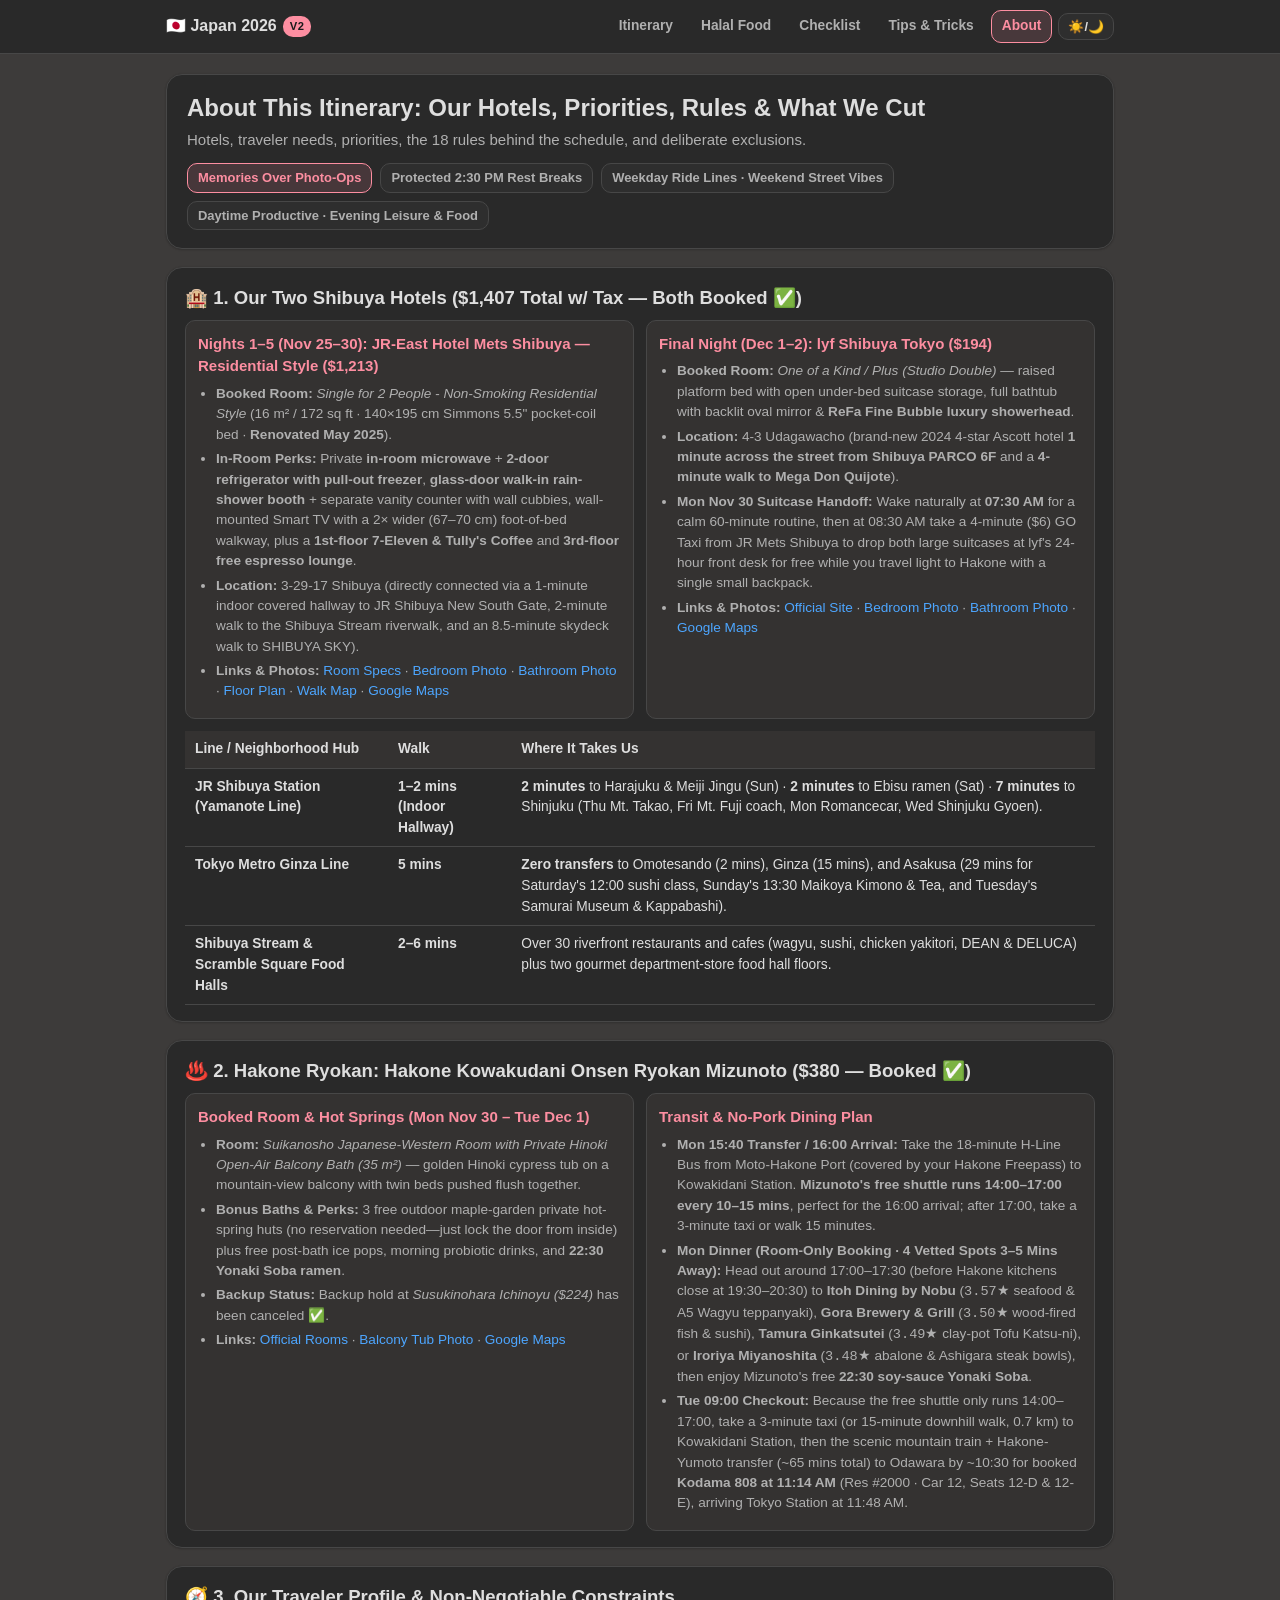
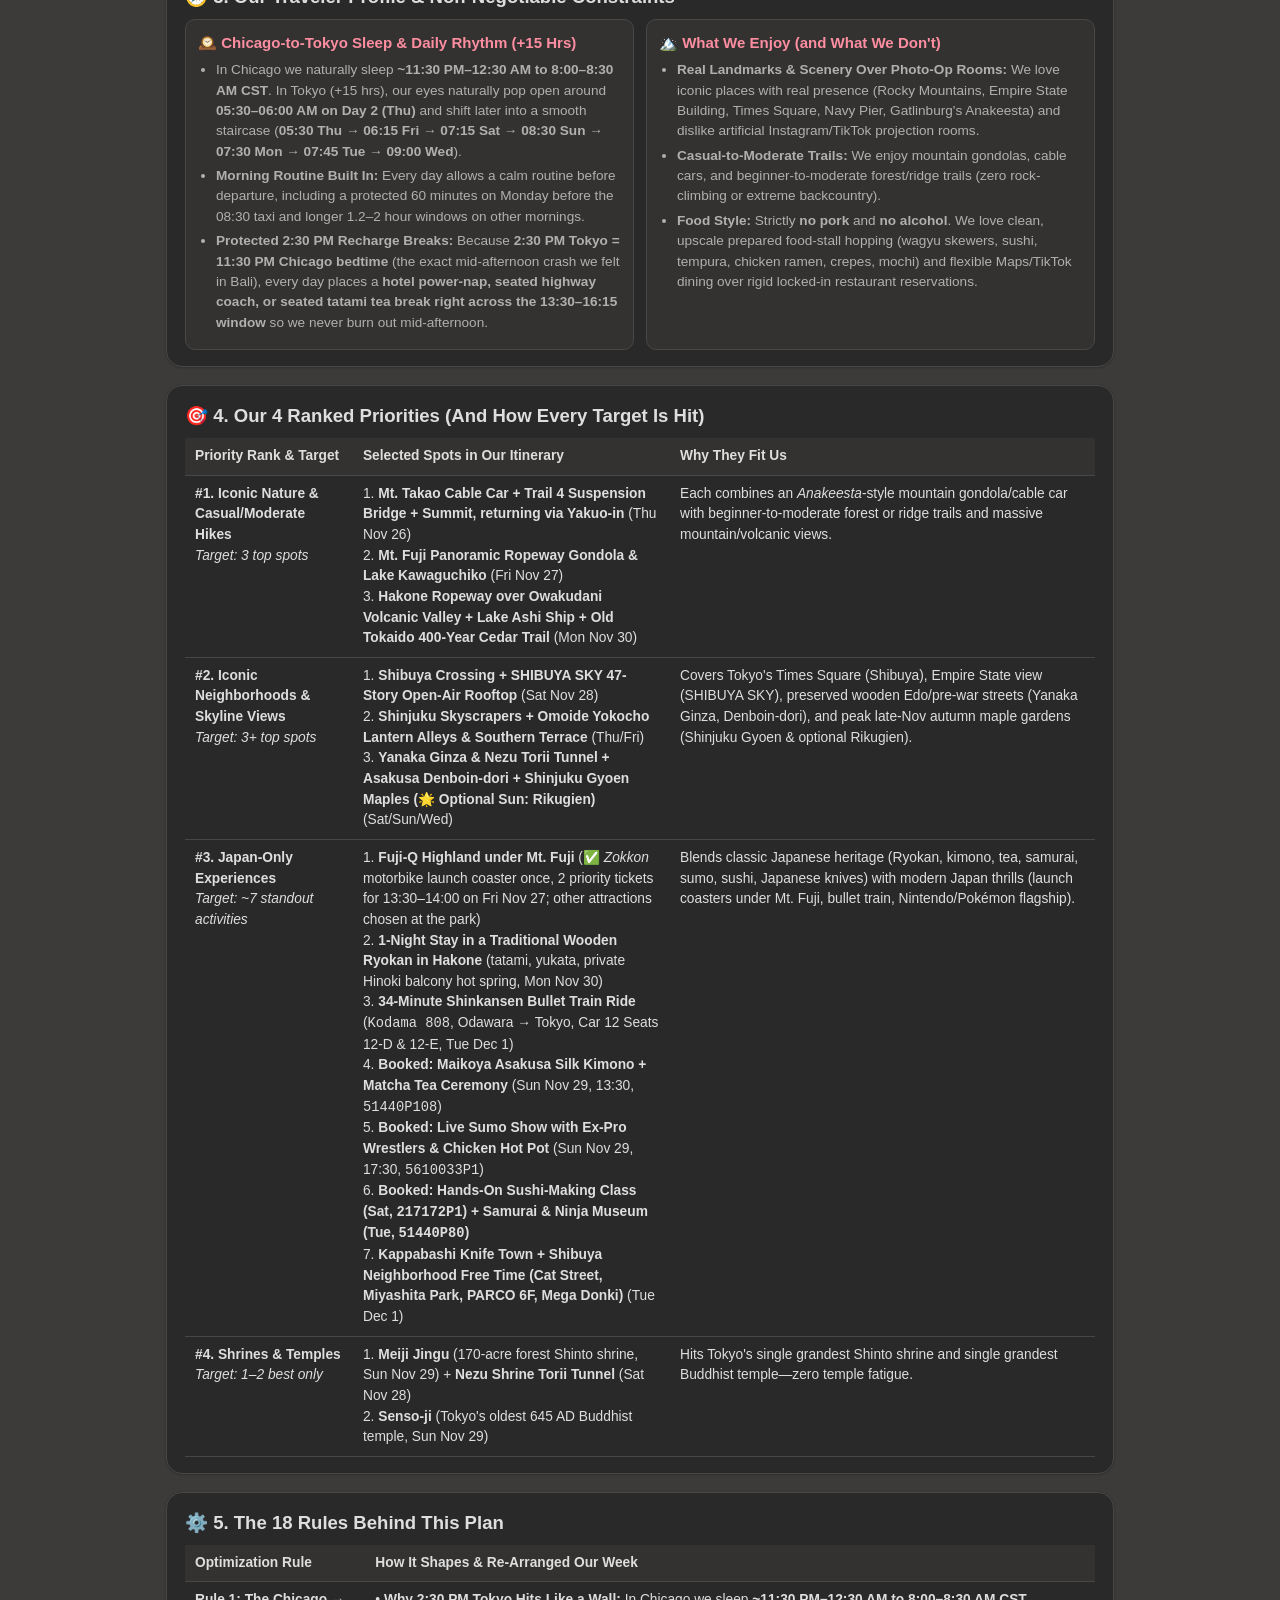
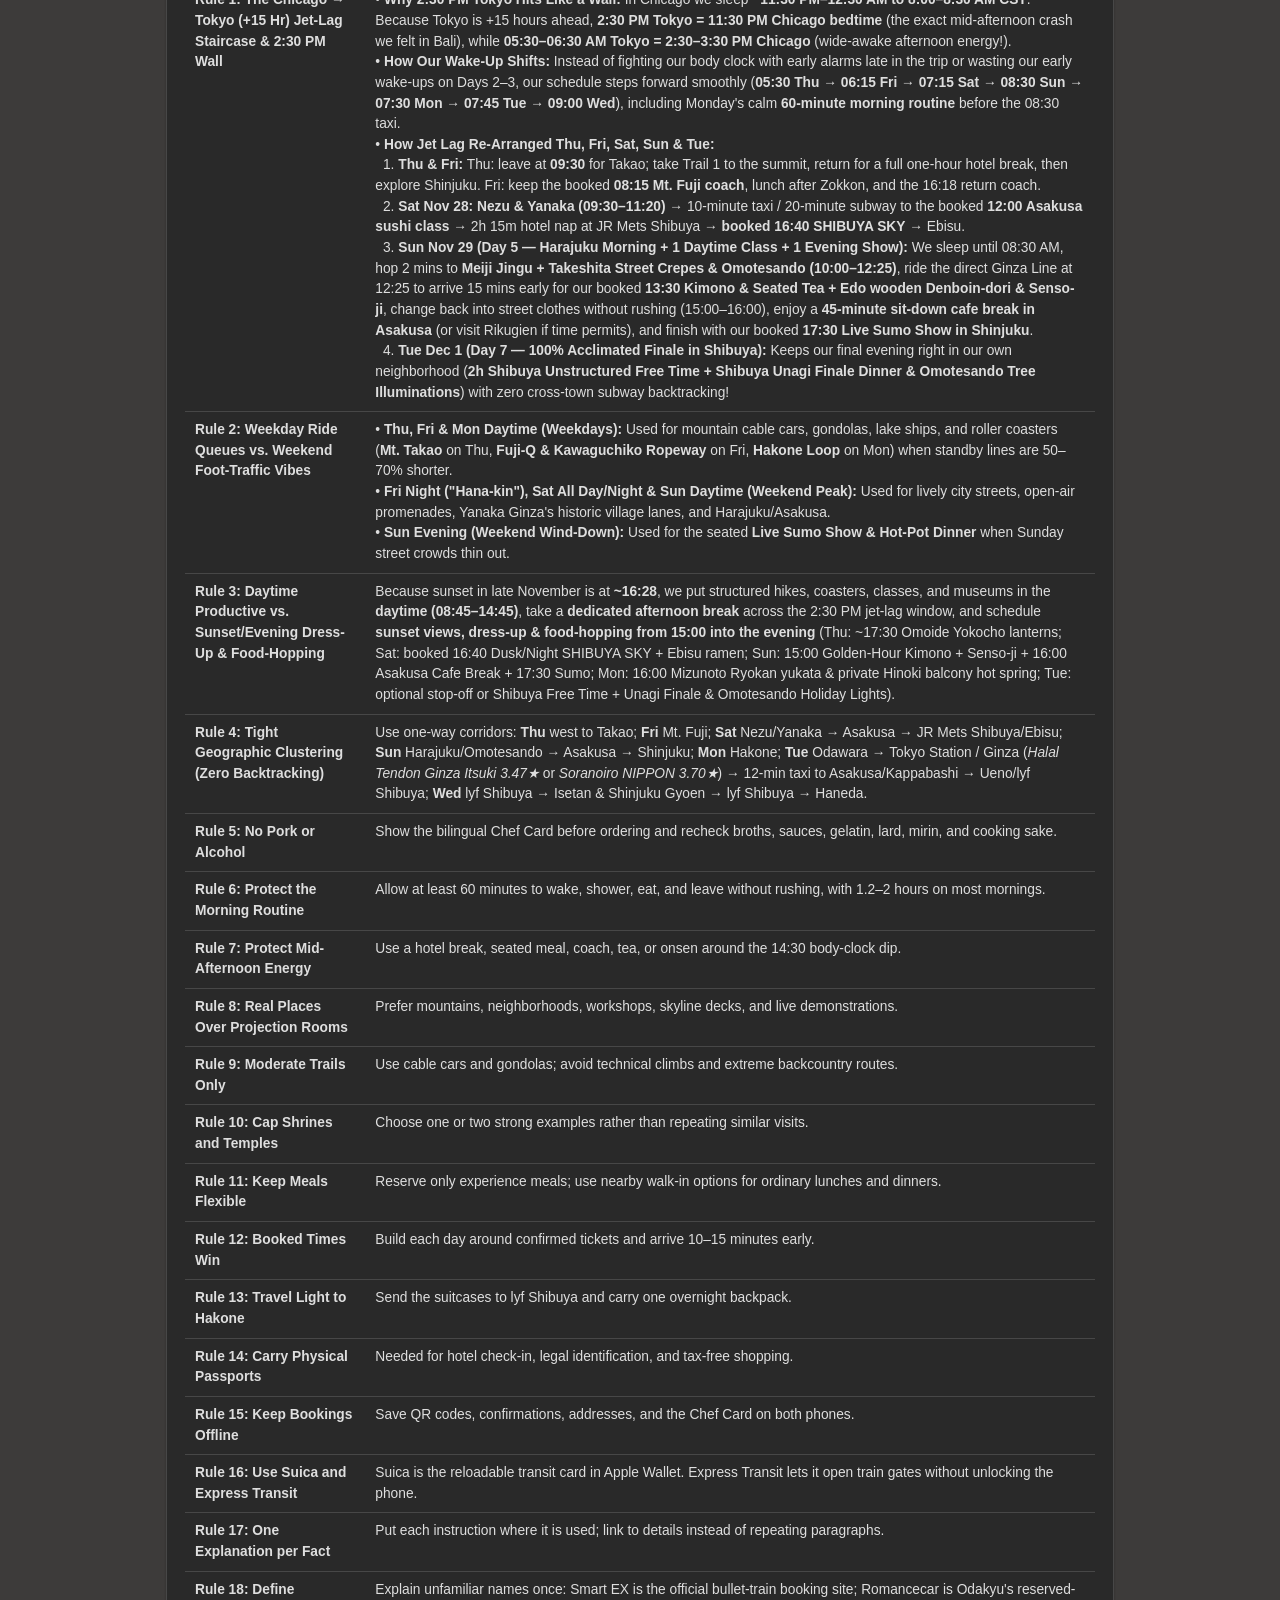
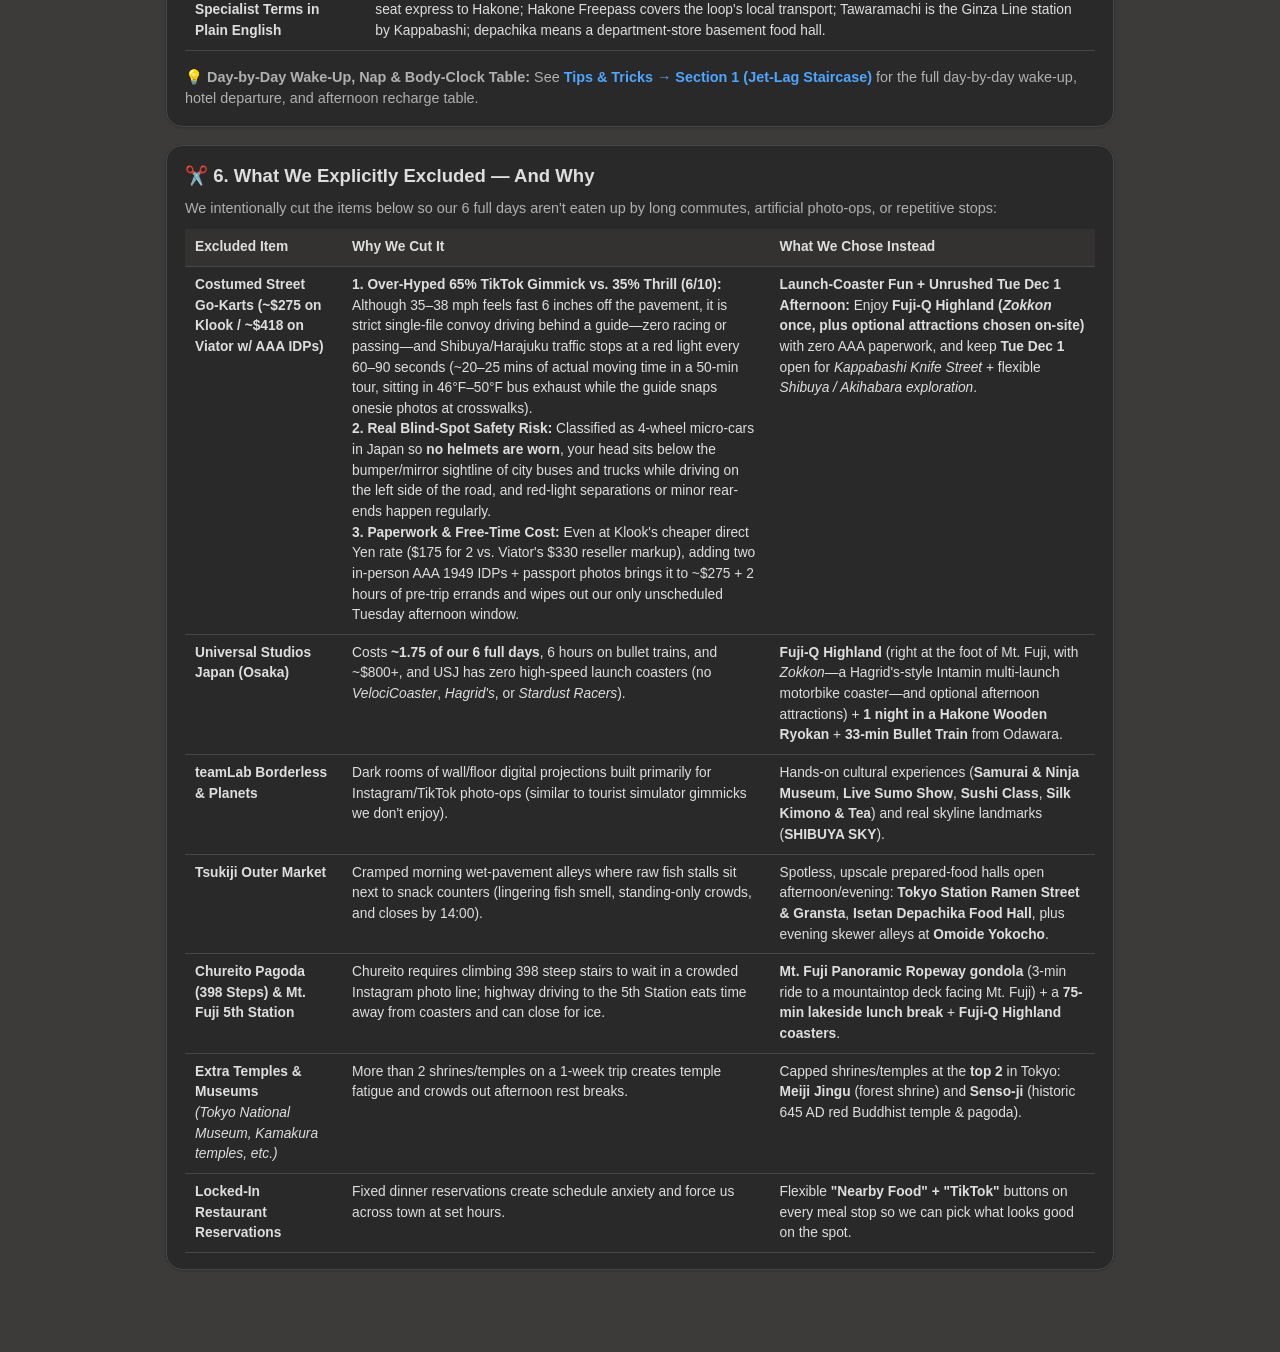
<file: about.html>
<!DOCTYPE html>
<html lang="en" data-theme="dark">
<head>
  <meta charset="utf-8" />
  <meta name="viewport" content="width=device-width, initial-scale=1" />
  <title>About Our Hotels &amp; Plan — Japan 2026 (v2)</title>
  <script>
  (() => {
    const param = new URLSearchParams(window.location.search).get("scoutTheme");
    const saved = localStorage.getItem("jp_v2_theme");
    const theme =
      param || saved || (window.matchMedia("(prefers-color-scheme: light)").matches ? "dark" : "dark");
    document.documentElement.setAttribute("data-theme", theme);
    if ("serviceWorker" in navigator) {
      window.addEventListener("load", () => {
        navigator.serviceWorker.register("sw.js").catch(() => {});
      });
    }
  })();
</script>
  <link rel="stylesheet" href="styles.css?v=29" />
</head>
<body>
  <header class="top-nav">
  <div class="top-nav-inner">
    <div class="brand">
      <span>🇯🇵 Japan 2026</span>
      <span class="brand-badge">v2</span>
    </div>
    <nav class="nav-links">
      <a class="nav-tab" href="index.html">Itinerary</a>
      <a class="nav-tab" href="halal.html">Halal Food</a>
      <a class="nav-tab" href="checklist.html">Checklist</a>
      <a class="nav-tab" href="tips.html">Tips &amp; Tricks</a>
      <a class="nav-tab active" href="about.html">About</a>
      <button class="theme-btn" id="themeToggle" type="button">☀️/🌙</button>
    </nav>
  </div>
  
</header>

  <main class="container">
    <section class="hero">
      <h1>About This Itinerary: Our Hotels, Priorities, Rules &amp; What We Cut</h1>
      <p class="hero-sub">Hotels, traveler needs, priorities, the 18 rules behind the schedule, and deliberate exclusions.</p>
      <div class="pill-row">
        <span class="stat-pill accent">Memories Over Photo-Ops</span>
        <span class="stat-pill">Protected 2:30 PM Rest Breaks</span>
        <span class="stat-pill">Weekday Ride Lines · Weekend Street Vibes</span>
        <span class="stat-pill">Daytime Productive · Evening Leisure &amp; Food</span>
      </div>
    </section>

    <section class="info-card">
      <h2>🏨 1. Our Two Shibuya Hotels ($1,407 Total w/ Tax — Both Booked ✅)</h2>
      <div class="grid-2" style="margin-bottom:12px;">
        <div class="mini-box">
          <h3>Nights 1–5 (Nov 25–30): JR-East Hotel Mets Shibuya — Residential Style ($1,213)</h3>
          <ul>
            <li><strong>Booked Room:</strong> <em>Single for 2 People - Non-Smoking Residential Style</em> (16 m² / 172 sq ft · 140×195 cm Simmons 5.5" pocket-coil bed · <strong>Renovated May 2025</strong>).</li>
            <li><strong>In-Room Perks:</strong> Private <strong>in-room microwave</strong> + <strong>2-door refrigerator with pull-out freezer</strong>, <strong>glass-door walk-in rain-shower booth</strong> + separate vanity counter with wall cubbies, wall-mounted Smart TV with a 2× wider (67–70 cm) foot-of-bed walkway, plus a <strong>1st-floor 7-Eleven &amp; Tully's Coffee</strong> and <strong>3rd-floor free espresso lounge</strong>.</li>
            <li><strong>Location:</strong> 3-29-17 Shibuya (directly connected via a 1-minute indoor covered hallway to JR Shibuya New South Gate, 2-minute walk to the Shibuya Stream riverwalk, and an 8.5-minute skydeck walk to SHIBUYA SKY).</li>
            <li><strong>Links &amp; Photos:</strong> <a href="https://www.hotelmets.jp/en/shibuya/stay.html" target="_blank" rel="noopener">Room Specs</a> · <a href="https://www.hotelmets.jp/shibuya/img/stay/img2_1.jpg" target="_blank" rel="noopener">Bedroom Photo</a> · <a href="https://www.hotelmets.jp/shibuya/img/stay/img2_5.jpg" target="_blank" rel="noopener">Bathroom Photo</a> · <a href="https://www.hotelmets.jp/shibuya/img/stay/img2_6.jpg" target="_blank" rel="noopener">Floor Plan</a> · <a href="https://www.hotelmets.jp/en/shibuya/access.html" target="_blank" rel="noopener">Walk Map</a> · <a href="https://www.google.com/maps/search/?api=1&amp;query=JR-East+Hotel+Mets+Shibuya+3-29-17+Shibuya" target="_blank" rel="noopener">Google Maps</a></li>
          </ul>
        </div>
        <div class="mini-box">
          <h3>Final Night (Dec 1–2): lyf Shibuya Tokyo ($194)</h3>
          <ul>
            <li><strong>Booked Room:</strong> <em>One of a Kind / Plus (Studio Double)</em> — raised platform bed with open under-bed suitcase storage, full bathtub with backlit oval mirror &amp; <strong>ReFa Fine Bubble luxury showerhead</strong>.</li>
            <li><strong>Location:</strong> 4-3 Udagawacho (brand-new 2024 4-star Ascott hotel <strong>1 minute across the street from Shibuya PARCO 6F</strong> and a <strong>4-minute walk to Mega Don Quijote</strong>).</li>
            <li><strong>Mon Nov 30 Suitcase Handoff:</strong> Wake naturally at <strong>07:30 AM</strong> for a calm 60-minute routine, then at 08:30 AM take a 4-minute ($6) GO Taxi from JR Mets Shibuya to drop both large suitcases at lyf's 24-hour front desk for free while you travel light to Hakone with a single small backpack.</li>
            <li><strong>Links &amp; Photos:</strong> <a href="https://www.discoverasr.com/en/lyf/japan/lyf-shibuya-tokyo" target="_blank" rel="noopener">Official Site</a> · <a href="https://pix8.agoda.net/property/62260175/971235009/9bd81d682217e8ee84afcf75256bc313.jpeg?va=1&amp;ce=3&amp;s=1024x768" target="_blank" rel="noopener">Bedroom Photo</a> · <a href="https://pix8.agoda.net/property/62260175/971235009/c43160b25fadc1863be7c001e68e0f1f.jpeg?va=1&amp;ce=3&amp;s=1024x768" target="_blank" rel="noopener">Bathroom Photo</a> · <a href="https://www.google.com/maps/search/?api=1&amp;query=lyf+Shibuya+Tokyo+4-3+Udagawacho+Shibuya" target="_blank" rel="noopener">Google Maps</a></li>
          </ul>
        </div>
      </div>

      <div class="table-wrap">
        <table class="clean-table stack-mobile">
          <thead>
            <tr>
              <th>Line / Neighborhood Hub</th>
              <th>Walk</th>
              <th>Where It Takes Us</th>
            </tr>
          </thead>
          <tbody>
            <tr>
              <td><strong>JR Shibuya Station (Yamanote Line)</strong></td>
              <td><strong>1–2 mins (Indoor Hallway)</strong></td>
              <td><strong>2 minutes</strong> to Harajuku &amp; Meiji Jingu (Sun) · <strong>2 minutes</strong> to Ebisu ramen (Sat) · <strong>7 minutes</strong> to Shinjuku (Thu Mt. Takao, Fri Mt. Fuji coach, Mon Romancecar, Wed Shinjuku Gyoen).</td>
            </tr>
            <tr>
              <td><strong>Tokyo Metro Ginza Line</strong></td>
              <td><strong>5 mins</strong></td>
              <td><strong>Zero transfers</strong> to Omotesando (2 mins), Ginza (15 mins), and Asakusa (29 mins for Saturday's 12:00 sushi class, Sunday's 13:30 Maikoya Kimono &amp; Tea, and Tuesday's Samurai Museum &amp; Kappabashi).</td>
            </tr>
            <tr>
              <td><strong>Shibuya Stream &amp; Scramble Square Food Halls</strong></td>
              <td><strong>2–6 mins</strong></td>
              <td>Over 30 riverfront restaurants and cafes (wagyu, sushi, chicken yakitori, DEAN &amp; DELUCA) plus two gourmet department-store food hall floors.</td>
            </tr>
          </tbody>
        </table>
      </div>
    </section>

    <section class="info-card">
      <h2>♨️ 2. Hakone Ryokan: Hakone Kowakudani Onsen Ryokan Mizunoto ($380 — Booked ✅)</h2>
      <div class="grid-2">
        <div class="mini-box">
          <h3>Booked Room &amp; Hot Springs (Mon Nov 30 – Tue Dec 1)</h3>
          <ul>
            <li><strong>Room:</strong> <em>Suikanosho Japanese-Western Room with Private Hinoki Open-Air Balcony Bath (35 m²)</em> — golden Hinoki cypress tub on a mountain-view balcony with twin beds pushed flush together.</li>
            <li><strong>Bonus Baths &amp; Perks:</strong> 3 free outdoor maple-garden private hot-spring huts (no reservation needed—just lock the door from inside) plus free post-bath ice pops, morning probiotic drinks, and <strong>22:30 Yonaki Soba ramen</strong>.</li>
            <li><strong>Backup Status:</strong> Backup hold at <em>Susukinohara Ichinoyu ($224)</em> has been canceled ✅.</li>
            <li><strong>Links:</strong> <a href="https://dormy-hotels.com/resort/hotels/mizunoto/rooms/" target="_blank" rel="noopener">Official Rooms</a> · <a href="https://img.dormy-hotels.com/resort/hotels/mizunoto/rooms/images/img_roo2-3.jpg" target="_blank" rel="noopener">Balcony Tub Photo</a> · <a href="https://www.google.com/maps/search/?api=1&amp;query=Hakone+Kowakudani+Onsen+Mizunoto" target="_blank" rel="noopener">Google Maps</a></li>
          </ul>
        </div>
        <div class="mini-box">
          <h3>Transit &amp; No-Pork Dining Plan</h3>
          <ul>
            <li><strong>Mon 15:40 Transfer / 16:00 Arrival:</strong> Take the 18-minute H-Line Bus from Moto-Hakone Port (covered by your Hakone Freepass) to Kowakidani Station. <strong>Mizunoto's free shuttle runs 14:00–17:00 every 10–15 mins</strong>, perfect for the 16:00 arrival; after 17:00, take a 3-minute taxi or walk 15 minutes.</li>
            <li><strong>Mon Dinner (Room-Only Booking · 4 Vetted Spots 3–5 Mins Away):</strong> Head out around 17:00–17:30 (before Hakone kitchens close at 19:30–20:30) to <strong>Itoh Dining by Nobu</strong> (<code>3.57★</code> seafood &amp; A5 Wagyu teppanyaki), <strong>Gora Brewery &amp; Grill</strong> (<code>3.50★</code> wood-fired fish &amp; sushi), <strong>Tamura Ginkatsutei</strong> (<code>3.49★</code> clay-pot Tofu Katsu-ni), or <strong>Iroriya Miyanoshita</strong> (<code>3.48★</code> abalone &amp; Ashigara steak bowls), then enjoy Mizunoto's free <strong>22:30 soy-sauce Yonaki Soba</strong>.</li>
            <li><strong>Tue 09:00 Checkout:</strong> Because the free shuttle only runs 14:00–17:00, take a 3-minute taxi (or 15-minute downhill walk, 0.7 km) to Kowakidani Station, then the scenic mountain train + Hakone-Yumoto transfer (~65 mins total) to Odawara by ~10:30 for booked <strong>Kodama 808 at 11:14 AM</strong> (Res #2000 · Car 12, Seats 12-D &amp; 12-E), arriving Tokyo Station at 11:48 AM.</li>
          </ul>
        </div>
      </div>
    </section>

    <section class="info-card" id="traveler-profile">
      <h2>🧭 3. Our Traveler Profile &amp; Non-Negotiable Constraints</h2>
      <div class="grid-2">
        <div class="mini-box">
          <h3>🕰️ Chicago-to-Tokyo Sleep &amp; Daily Rhythm (+15 Hrs)</h3>
          <ul>
            <li>In Chicago we naturally sleep <strong>~11:30 PM–12:30 AM to 8:00–8:30 AM CST</strong>. In Tokyo (+15 hrs), our eyes naturally pop open around <strong>05:30–06:00 AM on Day 2 (Thu)</strong> and shift later into a smooth staircase (<strong>05:30 Thu → 06:15 Fri → 07:15 Sat → 08:30 Sun → 07:30 Mon → 07:45 Tue → 09:00 Wed</strong>).</li>
            <li><strong>Morning Routine Built In:</strong> Every day allows a calm routine before departure, including a protected 60 minutes on Monday before the 08:30 taxi and longer 1.2–2 hour windows on other mornings.</li>
            <li><strong>Protected 2:30 PM Recharge Breaks:</strong> Because <strong>2:30 PM Tokyo = 11:30 PM Chicago bedtime</strong> (the exact mid-afternoon crash we felt in Bali), every day places a <strong>hotel power-nap, seated highway coach, or seated tatami tea break right across the 13:30–16:15 window</strong> so we never burn out mid-afternoon.</li>
          </ul>
        </div>
        <div class="mini-box">
          <h3>🏔️ What We Enjoy (and What We Don't)</h3>
          <ul>
            <li><strong>Real Landmarks &amp; Scenery Over Photo-Op Rooms:</strong> We love iconic places with real presence (Rocky Mountains, Empire State Building, Times Square, Navy Pier, Gatlinburg's Anakeesta) and dislike artificial Instagram/TikTok projection rooms.</li>
            <li><strong>Casual-to-Moderate Trails:</strong> We enjoy mountain gondolas, cable cars, and beginner-to-moderate forest/ridge trails (zero rock-climbing or extreme backcountry).</li>
            <li><strong>Food Style:</strong> Strictly <strong>no pork</strong> and <strong>no alcohol</strong>. We love clean, upscale prepared food-stall hopping (wagyu skewers, sushi, tempura, chicken ramen, crepes, mochi) and flexible Maps/TikTok dining over rigid locked-in restaurant reservations.</li>
          </ul>
        </div>
      </div>
    </section>

    <section class="info-card" id="priorities">
      <h2>🎯 4. Our 4 Ranked Priorities (And How Every Target Is Hit)</h2>
      <div class="table-wrap">
        <table class="clean-table stack-mobile">
          <thead>
            <tr>
              <th>Priority Rank &amp; Target</th>
              <th>Selected Spots in Our Itinerary</th>
              <th>Why They Fit Us</th>
            </tr>
          </thead>
          <tbody>
            <tr>
              <td><strong>#1. Iconic Nature &amp; Casual/Moderate Hikes</strong><br /><em>Target: 3 top spots</em></td>
              <td>
                1. <strong>Mt. Takao Cable Car + Trail 4 Suspension Bridge + Summit, returning via Yakuo-in</strong> (Thu Nov 26)<br />
                2. <strong>Mt. Fuji Panoramic Ropeway Gondola &amp; Lake Kawaguchiko</strong> (Fri Nov 27)<br />
                3. <strong>Hakone Ropeway over Owakudani Volcanic Valley + Lake Ashi Ship + Old Tokaido 400-Year Cedar Trail</strong> (Mon Nov 30)
              </td>
              <td>Each combines an <em>Anakeesta</em>-style mountain gondola/cable car with beginner-to-moderate forest or ridge trails and massive mountain/volcanic views.</td>
            </tr>
            <tr>
              <td><strong>#2. Iconic Neighborhoods &amp; Skyline Views</strong><br /><em>Target: 3+ top spots</em></td>
              <td>
                1. <strong>Shibuya Crossing + SHIBUYA SKY 47-Story Open-Air Rooftop</strong> (Sat Nov 28)<br />
                2. <strong>Shinjuku Skyscrapers + Omoide Yokocho Lantern Alleys &amp; Southern Terrace</strong> (Thu/Fri)<br />
                3. <strong>Yanaka Ginza &amp; Nezu Torii Tunnel + Asakusa Denboin-dori + Shinjuku Gyoen Maples (🌟 Optional Sun: Rikugien)</strong> (Sat/Sun/Wed)
              </td>
              <td>Covers Tokyo's Times Square (Shibuya), Empire State view (SHIBUYA SKY), preserved wooden Edo/pre-war streets (Yanaka Ginza, Denboin-dori), and peak late-Nov autumn maple gardens (Shinjuku Gyoen &amp; optional Rikugien).</td>
            </tr>
            <tr>
              <td><strong>#3. Japan-Only Experiences</strong><br /><em>Target: ~7 standout activities</em></td>
              <td>
                1. <strong>Fuji-Q Highland under Mt. Fuji</strong> (✅ <em>Zokkon</em> motorbike launch coaster once, 2 priority tickets for 13:30–14:00 on Fri Nov 27; other attractions chosen at the park)<br />
                2. <strong>1-Night Stay in a Traditional Wooden Ryokan in Hakone</strong> (tatami, yukata, private Hinoki balcony hot spring, Mon Nov 30)<br />
                3. <strong>34-Minute Shinkansen Bullet Train Ride</strong> (<code>Kodama 808</code>, Odawara → Tokyo, Car 12 Seats 12-D &amp; 12-E, Tue Dec 1)<br />
                4. <strong>Booked: Maikoya Asakusa Silk Kimono + Matcha Tea Ceremony</strong> (Sun Nov 29, 13:30, <code>51440P108</code>)<br />
                5. <strong>Booked: Live Sumo Show with Ex-Pro Wrestlers &amp; Chicken Hot Pot</strong> (Sun Nov 29, 17:30, <code>5610033P1</code>)<br />
                6. <strong>Booked: Hands-On Sushi-Making Class (Sat, <code>217172P1</code>) + Samurai &amp; Ninja Museum (Tue, <code>51440P80</code>)</strong><br />
                7. <strong>Kappabashi Knife Town + Shibuya Neighborhood Free Time (Cat Street, Miyashita Park, PARCO 6F, Mega Donki)</strong> (Tue Dec 1)
              </td>
              <td>Blends classic Japanese heritage (Ryokan, kimono, tea, samurai, sumo, sushi, Japanese knives) with modern Japan thrills (launch coasters under Mt. Fuji, bullet train, Nintendo/Pokémon flagship).</td>
            </tr>
            <tr>
              <td><strong>#4. Shrines &amp; Temples</strong><br /><em>Target: 1–2 best only</em></td>
              <td>
                1. <strong>Meiji Jingu</strong> (170-acre forest Shinto shrine, Sun Nov 29) + <strong>Nezu Shrine Torii Tunnel</strong> (Sat Nov 28)<br />
                2. <strong>Senso-ji</strong> (Tokyo's oldest 645 AD Buddhist temple, Sun Nov 29)
              </td>
              <td>Hits Tokyo's single grandest Shinto shrine and single grandest Buddhist temple—zero temple fatigue.</td>
            </tr>
          </tbody>
        </table>
      </div>
    </section>

    <section class="info-card" id="jet-lag-rules">
      <h2>⚙️ 5. The 18 Rules Behind This Plan</h2>
      <div class="table-wrap" style="margin-bottom:16px;">
        <table class="clean-table stack-mobile">
          <thead>
            <tr>
              <th>Optimization Rule</th>
              <th>How It Shapes &amp; Re-Arranged Our Week</th>
            </tr>
          </thead>
          <tbody>
            <tr>
              <td><strong>Rule 1: The Chicago → Tokyo (+15 Hr) Jet-Lag Staircase &amp; 2:30 PM Wall</strong></td>
              <td>
                • <strong>Why 2:30 PM Tokyo Hits Like a Wall:</strong> In Chicago we sleep <strong>~11:30 PM–12:30 AM to 8:00–8:30 AM CST</strong>. Because Tokyo is +15 hours ahead, <strong>2:30 PM Tokyo = 11:30 PM Chicago bedtime</strong> (the exact mid-afternoon crash we felt in Bali), while <strong>05:30–06:30 AM Tokyo = 2:30–3:30 PM Chicago</strong> (wide-awake afternoon energy!).<br />
                • <strong>How Our Wake-Up Shifts:</strong> Instead of fighting our body clock with early alarms late in the trip or wasting our early wake-ups on Days 2–3, our schedule steps forward smoothly (<strong>05:30 Thu → 06:15 Fri → 07:15 Sat → 08:30 Sun → 07:30 Mon → 07:45 Tue → 09:00 Wed</strong>), including Monday's calm <strong>60-minute morning routine</strong> before the 08:30 taxi.<br />
                • <strong>How Jet Lag Re-Arranged Thu, Fri, Sat, Sun &amp; Tue:</strong><br />
                &nbsp;&nbsp;1. <strong>Thu &amp; Fri:</strong> Thu: leave at <strong>09:30</strong> for Takao; take Trail 1 to the summit, return for a full one-hour hotel break, then explore Shinjuku. Fri: keep the booked <strong>08:15 Mt. Fuji coach</strong>, lunch after Zokkon, and the 16:18 return coach.<br />
                &nbsp;&nbsp;2. <strong>Sat Nov 28:</strong> <strong>Nezu &amp; Yanaka (09:30–11:20)</strong> → 10-minute taxi / 20-minute subway to the booked <strong>12:00 Asakusa sushi class</strong> → 2h 15m hotel nap at JR Mets Shibuya → <strong>booked 16:40 SHIBUYA SKY</strong> → Ebisu.<br />
                &nbsp;&nbsp;3. <strong>Sun Nov 29 (Day 5 — Harajuku Morning + 1 Daytime Class + 1 Evening Show):</strong> We sleep until 08:30 AM, hop 2 mins to <strong>Meiji Jingu + Takeshita Street Crepes &amp; Omotesando (10:00–12:25)</strong>, ride the direct Ginza Line at 12:25 to arrive 15 mins early for our booked <strong>13:30 Kimono &amp; Seated Tea + Edo wooden Denboin-dori &amp; Senso-ji</strong>, change back into street clothes without rushing (15:00–16:00), enjoy a <strong>45-minute sit-down cafe break in Asakusa</strong> (or visit Rikugien if time permits), and finish with our booked <strong>17:30 Live Sumo Show in Shinjuku</strong>.<br />
                &nbsp;&nbsp;4. <strong>Tue Dec 1 (Day 7 — 100% Acclimated Finale in Shibuya):</strong> Keeps our final evening right in our own neighborhood (<strong>2h Shibuya Unstructured Free Time + Shibuya Unagi Finale Dinner &amp; Omotesando Tree Illuminations</strong>) with zero cross-town subway backtracking!
              </td>
            </tr>
            <tr>
              <td><strong>Rule 2: Weekday Ride Queues vs. Weekend Foot-Traffic Vibes</strong></td>
              <td>
                • <strong>Thu, Fri &amp; Mon Daytime (Weekdays):</strong> Used for mountain cable cars, gondolas, lake ships, and roller coasters (<strong>Mt. Takao</strong> on Thu, <strong>Fuji-Q &amp; Kawaguchiko Ropeway</strong> on Fri, <strong>Hakone Loop</strong> on Mon) when standby lines are 50–70% shorter.<br />
                • <strong>Fri Night ("Hana-kin"), Sat All Day/Night &amp; Sun Daytime (Weekend Peak):</strong> Used for lively city streets, open-air promenades, Yanaka Ginza's historic village lanes, and Harajuku/Asakusa.<br />
                • <strong>Sun Evening (Weekend Wind-Down):</strong> Used for the seated <strong>Live Sumo Show &amp; Hot-Pot Dinner</strong> when Sunday street crowds thin out.
              </td>
            </tr>
            <tr>
              <td><strong>Rule 3: Daytime Productive vs. Sunset/Evening Dress-Up &amp; Food-Hopping</strong></td>
              <td>
                Because sunset in late November is at <strong>~16:28</strong>, we put structured hikes, coasters, classes, and museums in the <strong>daytime (08:45–14:45)</strong>, take a <strong>dedicated afternoon break</strong> across the 2:30 PM jet-lag window, and schedule <strong>sunset views, dress-up &amp; food-hopping from 15:00 into the evening</strong> (Thu: ~17:30 Omoide Yokocho lanterns; Sat: booked 16:40 Dusk/Night SHIBUYA SKY + Ebisu ramen; Sun: 15:00 Golden-Hour Kimono + Senso-ji + 16:00 Asakusa Cafe Break + 17:30 Sumo; Mon: 16:00 Mizunoto Ryokan yukata &amp; private Hinoki balcony hot spring; Tue: optional stop-off or Shibuya Free Time + Unagi Finale &amp; Omotesando Holiday Lights).
              </td>
            </tr>
            <tr>
              <td><strong>Rule 4: Tight Geographic Clustering (Zero Backtracking)</strong></td>
              <td>
                Use one-way corridors: <strong>Thu</strong> west to Takao; <strong>Fri</strong> Mt. Fuji; <strong>Sat</strong> Nezu/Yanaka → Asakusa → JR Mets Shibuya/Ebisu; <strong>Sun</strong> Harajuku/Omotesando → Asakusa → Shinjuku; <strong>Mon</strong> Hakone; <strong>Tue</strong> Odawara → Tokyo Station / Ginza (<em>Halal Tendon Ginza Itsuki 3.47★</em> or <em>Soranoiro NIPPON 3.70★</em>) → 12-min taxi to Asakusa/Kappabashi → Ueno/lyf Shibuya; <strong>Wed</strong> lyf Shibuya → Isetan &amp; Shinjuku Gyoen → lyf Shibuya → Haneda.
              </td>
            </tr>
            <tr><td><strong>Rule 5: No Pork or Alcohol</strong></td><td>Show the bilingual Chef Card before ordering and recheck broths, sauces, gelatin, lard, mirin, and cooking sake.</td></tr>
            <tr><td><strong>Rule 6: Protect the Morning Routine</strong></td><td>Allow at least 60 minutes to wake, shower, eat, and leave without rushing, with 1.2–2 hours on most mornings.</td></tr>
            <tr><td><strong>Rule 7: Protect Mid-Afternoon Energy</strong></td><td>Use a hotel break, seated meal, coach, tea, or onsen around the 14:30 body-clock dip.</td></tr>
            <tr><td><strong>Rule 8: Real Places Over Projection Rooms</strong></td><td>Prefer mountains, neighborhoods, workshops, skyline decks, and live demonstrations.</td></tr>
            <tr><td><strong>Rule 9: Moderate Trails Only</strong></td><td>Use cable cars and gondolas; avoid technical climbs and extreme backcountry routes.</td></tr>
            <tr><td><strong>Rule 10: Cap Shrines and Temples</strong></td><td>Choose one or two strong examples rather than repeating similar visits.</td></tr>
            <tr><td><strong>Rule 11: Keep Meals Flexible</strong></td><td>Reserve only experience meals; use nearby walk-in options for ordinary lunches and dinners.</td></tr>
            <tr><td><strong>Rule 12: Booked Times Win</strong></td><td>Build each day around confirmed tickets and arrive 10–15 minutes early.</td></tr>
            <tr><td><strong>Rule 13: Travel Light to Hakone</strong></td><td>Send the suitcases to lyf Shibuya and carry one overnight backpack.</td></tr>
            <tr><td><strong>Rule 14: Carry Physical Passports</strong></td><td>Needed for hotel check-in, legal identification, and tax-free shopping.</td></tr>
            <tr><td><strong>Rule 15: Keep Bookings Offline</strong></td><td>Save QR codes, confirmations, addresses, and the Chef Card on both phones.</td></tr>
            <tr><td><strong>Rule 16: Use Suica and Express Transit</strong></td><td>Suica is the reloadable transit card in Apple Wallet. Express Transit lets it open train gates without unlocking the phone.</td></tr>
            <tr><td><strong>Rule 17: One Explanation per Fact</strong></td><td>Put each instruction where it is used; link to details instead of repeating paragraphs.</td></tr>
            <tr><td><strong>Rule 18: Define Specialist Terms in Plain English</strong></td><td>Explain unfamiliar names once: Smart EX is the official bullet-train booking site; Romancecar is Odakyu's reserved-seat express to Hakone; Hakone Freepass covers the loop's local transport; Tawaramachi is the Ginza Line station by Kappabashi; depachika means a department-store basement food hall.</td></tr>
          </tbody>
        </table>
      </div>
      <p style="margin:0;color:var(--cp-text-soft);font-size:0.9rem;">💡 <strong>Day-by-Day Wake-Up, Nap &amp; Body-Clock Table:</strong> See <a href="tips.html"><strong>Tips &amp; Tricks → Section 1 (Jet-Lag Staircase)</strong></a> for the full day-by-day wake-up, hotel departure, and afternoon recharge table.</p>
    </section>

    <section class="info-card" id="exclusions">
      <h2>✂️ 6. What We Explicitly Excluded — And Why</h2>
      <p>We intentionally cut the items below so our 6 full days aren't eaten up by long commutes, artificial photo-ops, or repetitive stops:</p>
      <div class="table-wrap">
        <table class="clean-table stack-mobile">
          <thead>
            <tr>
              <th>Excluded Item</th>
              <th>Why We Cut It</th>
              <th>What We Chose Instead</th>
            </tr>
          </thead>
          <tbody>
            <tr>
              <td><strong>Costumed Street Go-Karts (~$275 on Klook / ~$418 on Viator w/ AAA IDPs)</strong></td>
              <td>
                <strong>1. Over-Hyped 65% TikTok Gimmick vs. 35% Thrill (6/10):</strong> Although 35–38 mph feels fast 6 inches off the pavement, it is strict single-file convoy driving behind a guide—zero racing or passing—and Shibuya/Harajuku traffic stops at a red light every 60–90 seconds (~20–25 mins of actual moving time in a 50-min tour, sitting in 46°F–50°F bus exhaust while the guide snaps onesie photos at crosswalks).<br />
                <strong>2. Real Blind-Spot Safety Risk:</strong> Classified as 4-wheel micro-cars in Japan so <strong>no helmets are worn</strong>, your head sits below the bumper/mirror sightline of city buses and trucks while driving on the left side of the road, and red-light separations or minor rear-ends happen regularly.<br />
                <strong>3. Paperwork &amp; Free-Time Cost:</strong> Even at Klook's cheaper direct Yen rate ($175 for 2 vs. Viator's $330 reseller markup), adding two in-person AAA 1949 IDPs + passport photos brings it to ~$275 + 2 hours of pre-trip errands and wipes out our only unscheduled Tuesday afternoon window.
              </td>
              <td><strong>Launch-Coaster Fun + Unrushed Tue Dec 1 Afternoon:</strong> Enjoy <strong>Fuji-Q Highland (<em>Zokkon</em> once, plus optional attractions chosen on-site)</strong> with zero AAA paperwork, and keep <strong>Tue Dec 1</strong> open for <em>Kappabashi Knife Street</em> + flexible <em>Shibuya / Akihabara exploration</em>.</td>
            </tr>
            <tr>
              <td><strong>Universal Studios Japan (Osaka)</strong></td>
              <td>Costs <strong>~1.75 of our 6 full days</strong>, 6 hours on bullet trains, and ~$800+, and USJ has zero high-speed launch coasters (no <em>VelociCoaster</em>, <em>Hagrid's</em>, or <em>Stardust Racers</em>).</td>
              <td><strong>Fuji-Q Highland</strong> (right at the foot of Mt. Fuji, with <em>Zokkon</em>—a Hagrid's-style Intamin multi-launch motorbike coaster—and optional afternoon attractions) + <strong>1 night in a Hakone Wooden Ryokan</strong> + <strong>33-min Bullet Train</strong> from Odawara.</td>
            </tr>
            <tr>
              <td><strong>teamLab Borderless &amp; Planets</strong></td>
              <td>Dark rooms of wall/floor digital projections built primarily for Instagram/TikTok photo-ops (similar to tourist simulator gimmicks we don't enjoy).</td>
              <td>Hands-on cultural experiences (<strong>Samurai &amp; Ninja Museum</strong>, <strong>Live Sumo Show</strong>, <strong>Sushi Class</strong>, <strong>Silk Kimono &amp; Tea</strong>) and real skyline landmarks (<strong>SHIBUYA SKY</strong>).</td>
            </tr>
            <tr>
              <td><strong>Tsukiji Outer Market</strong></td>
              <td>Cramped morning wet-pavement alleys where raw fish stalls sit next to snack counters (lingering fish smell, standing-only crowds, and closes by 14:00).</td>
              <td>Spotless, upscale prepared-food halls open afternoon/evening: <strong>Tokyo Station Ramen Street &amp; Gransta</strong>, <strong>Isetan Depachika Food Hall</strong>, plus evening skewer alleys at <strong>Omoide Yokocho</strong>.</td>
            </tr>
            <tr>
              <td><strong>Chureito Pagoda (398 Steps) &amp; Mt. Fuji 5th Station</strong></td>
              <td>Chureito requires climbing 398 steep stairs to wait in a crowded Instagram photo line; highway driving to the 5th Station eats time away from coasters and can close for ice.</td>
              <td><strong>Mt. Fuji Panoramic Ropeway gondola</strong> (3-min ride to a mountaintop deck facing Mt. Fuji) + a <strong>75-min lakeside lunch break</strong> + <strong>Fuji-Q Highland coasters</strong>.</td>
            </tr>
            <tr>
              <td><strong>Extra Temples &amp; Museums</strong><br /><em>(Tokyo National Museum, Kamakura temples, etc.)</em></td>
              <td>More than 2 shrines/temples on a 1-week trip creates temple fatigue and crowds out afternoon rest breaks.</td>
              <td>Capped shrines/temples at the <strong>top 2</strong> in Tokyo: <strong>Meiji Jingu</strong> (forest shrine) and <strong>Senso-ji</strong> (historic 645 AD red Buddhist temple &amp; pagoda).</td>
            </tr>
            <tr>
              <td><strong>Locked-In Restaurant Reservations</strong></td>
              <td>Fixed dinner reservations create schedule anxiety and force us across town at set hours.</td>
              <td>Flexible <strong>"Nearby Food" + "TikTok"</strong> buttons on every meal stop so we can pick what looks good on the spot.</td>
            </tr>
          </tbody>
        </table>
      </div>
    </section>
  </main>

  <script>
    document.getElementById("themeToggle").addEventListener("click", () => {
      const cur = document.documentElement.getAttribute("data-theme") === "dark" ? "light" : "dark";
      document.documentElement.setAttribute("data-theme", cur);
      localStorage.setItem("jp_v2_theme", cur);
    });
  </script>
</body>
</html>
</file>
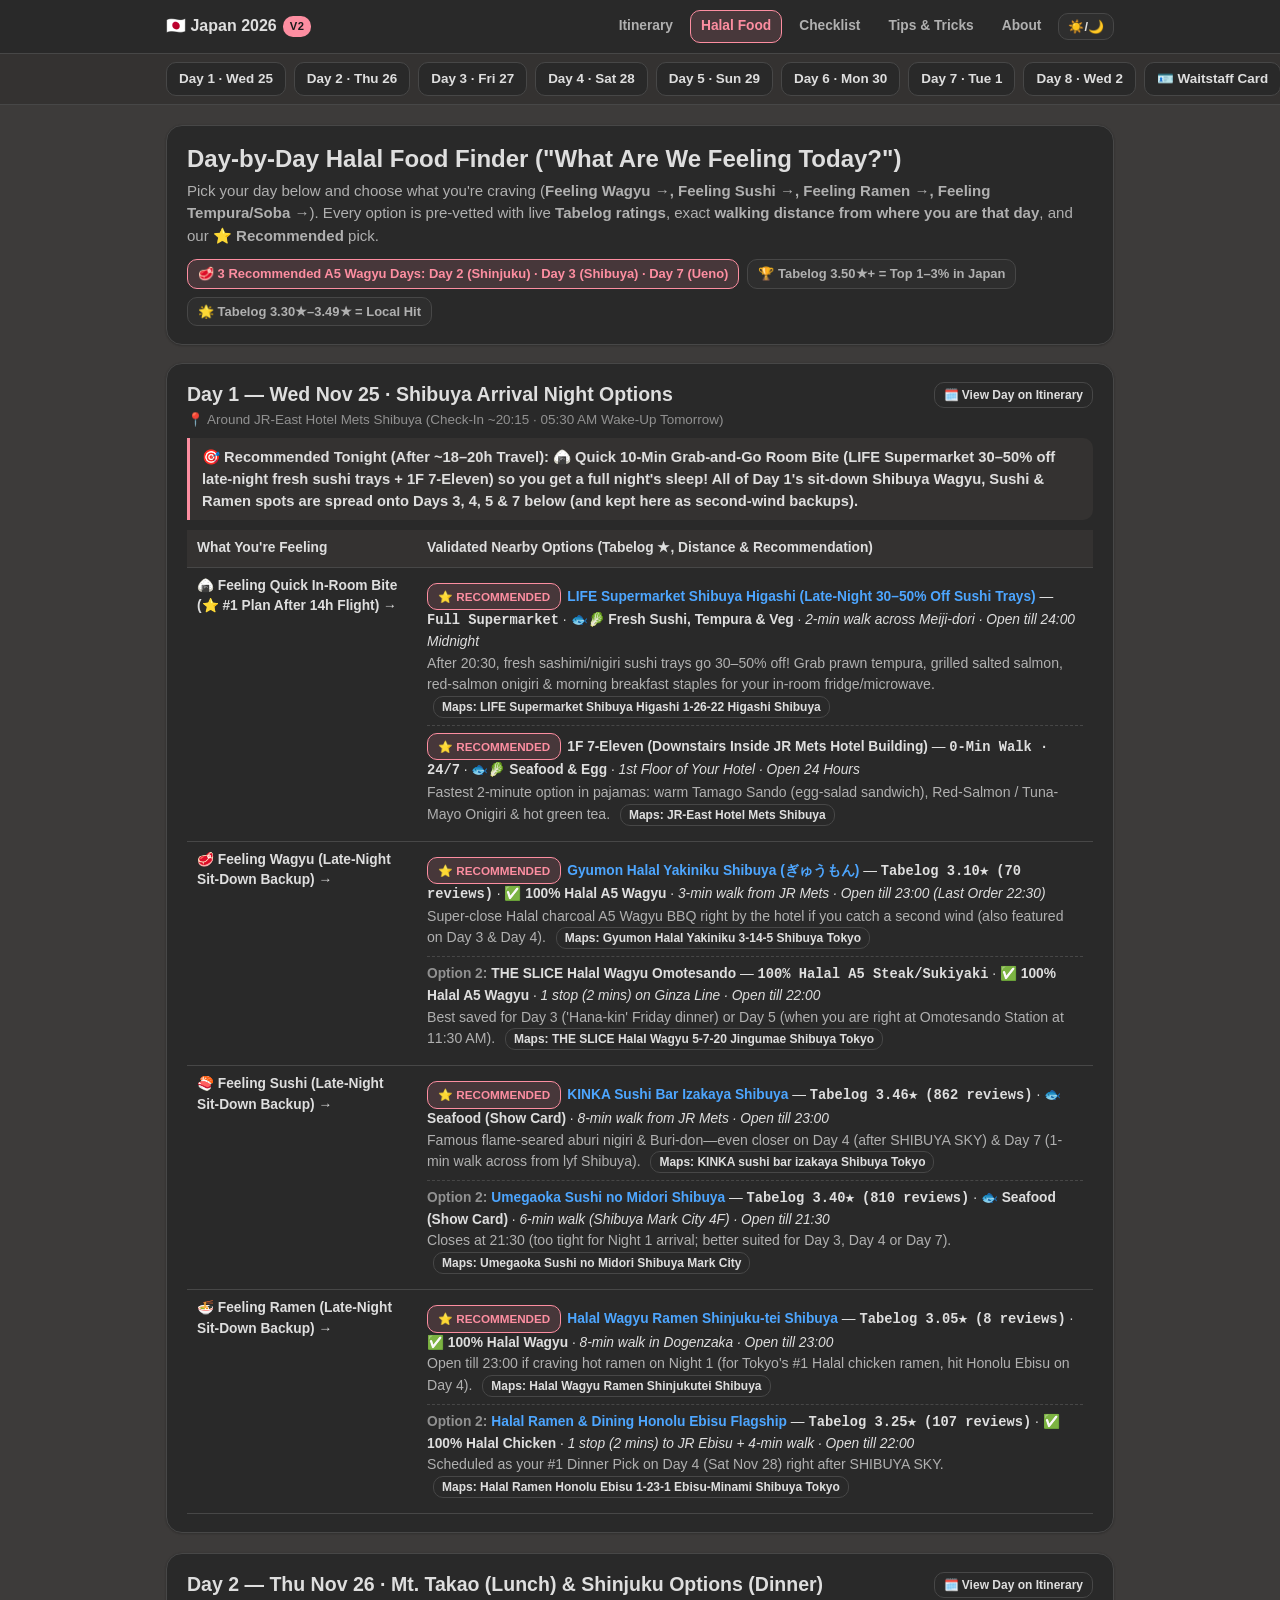
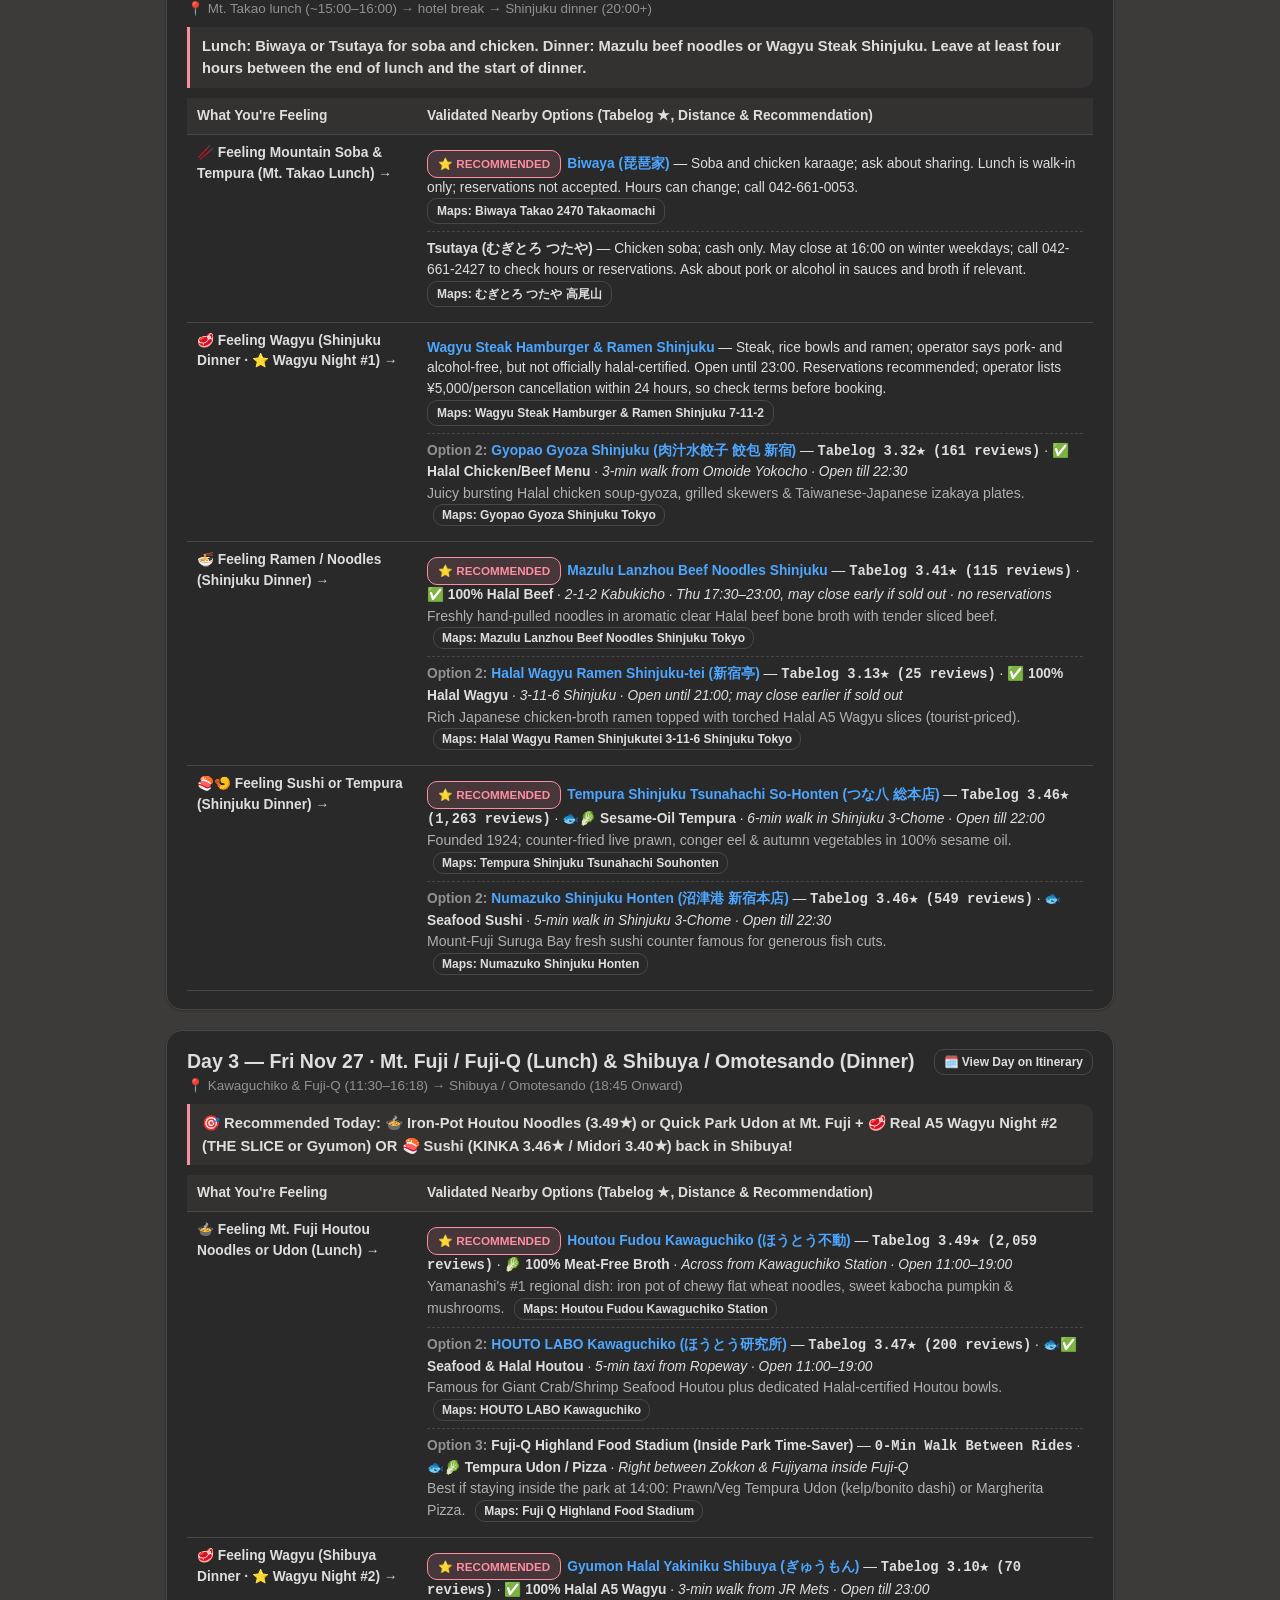
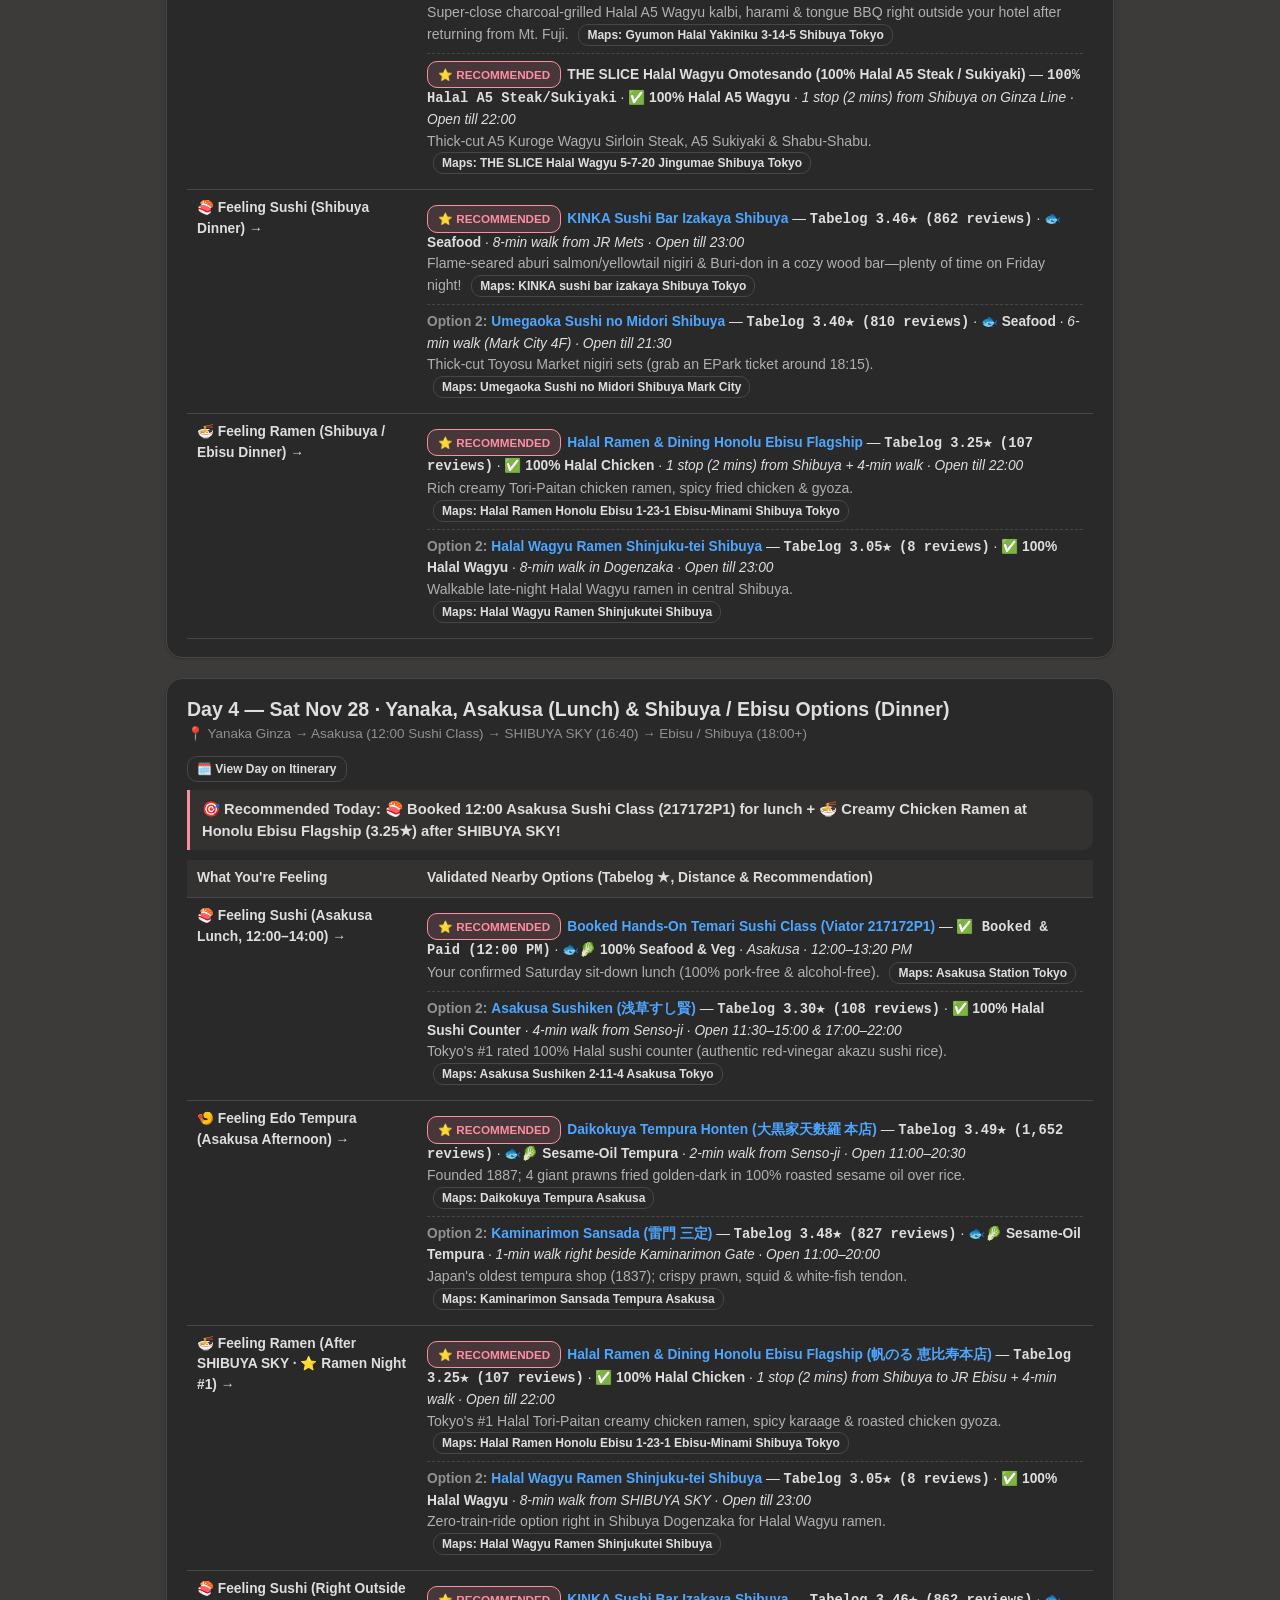
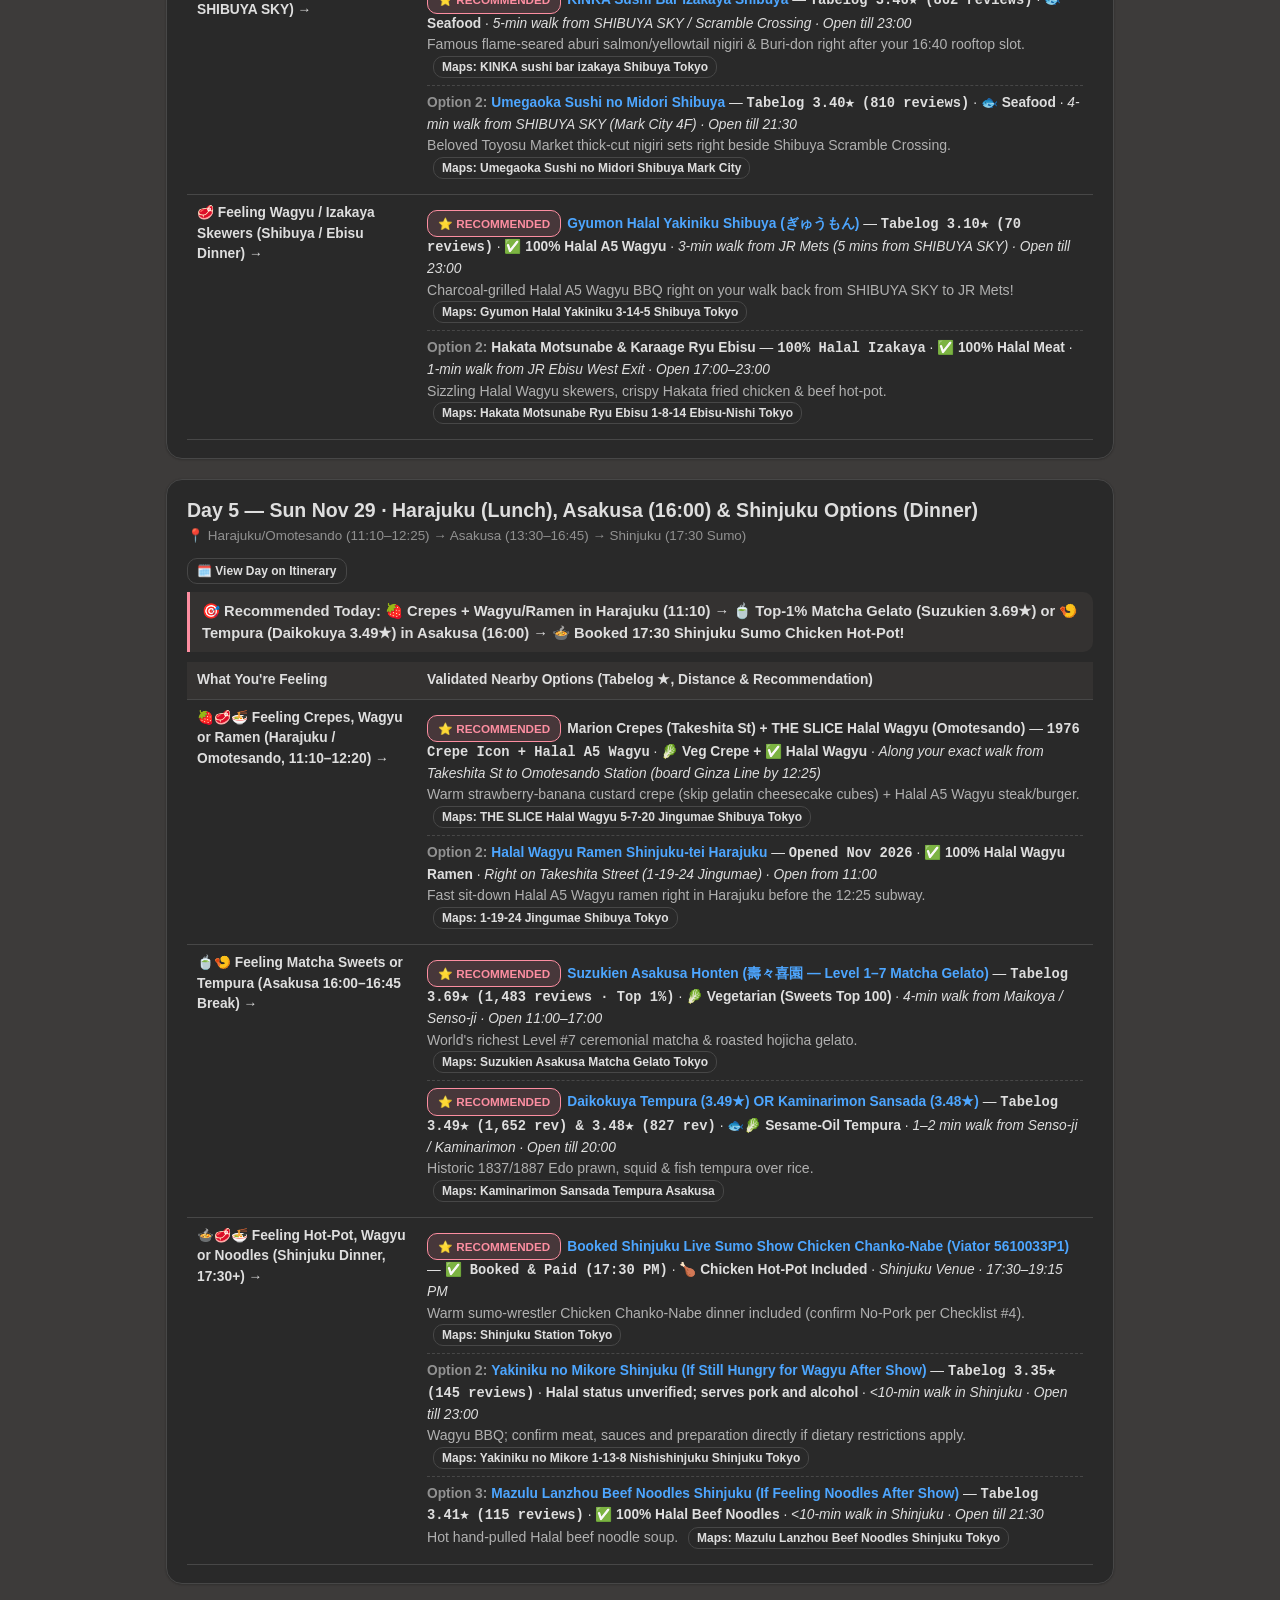
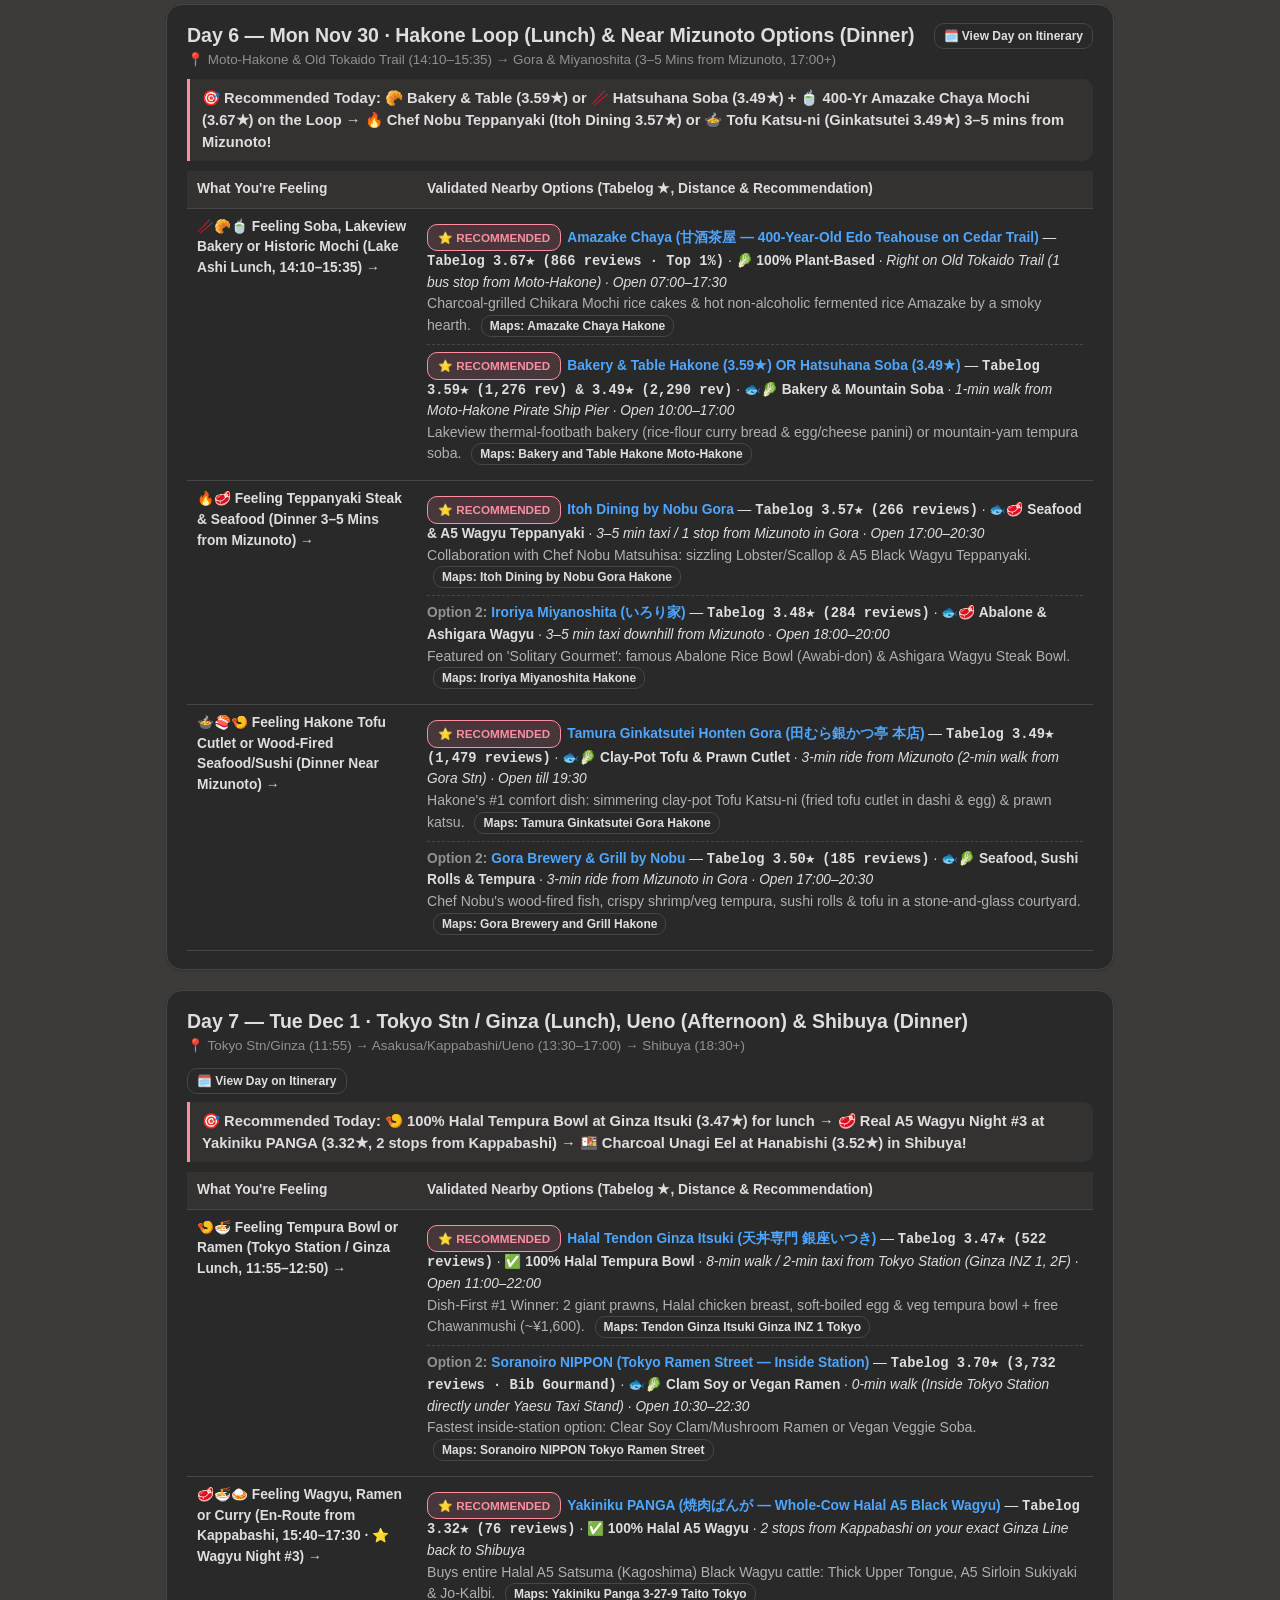
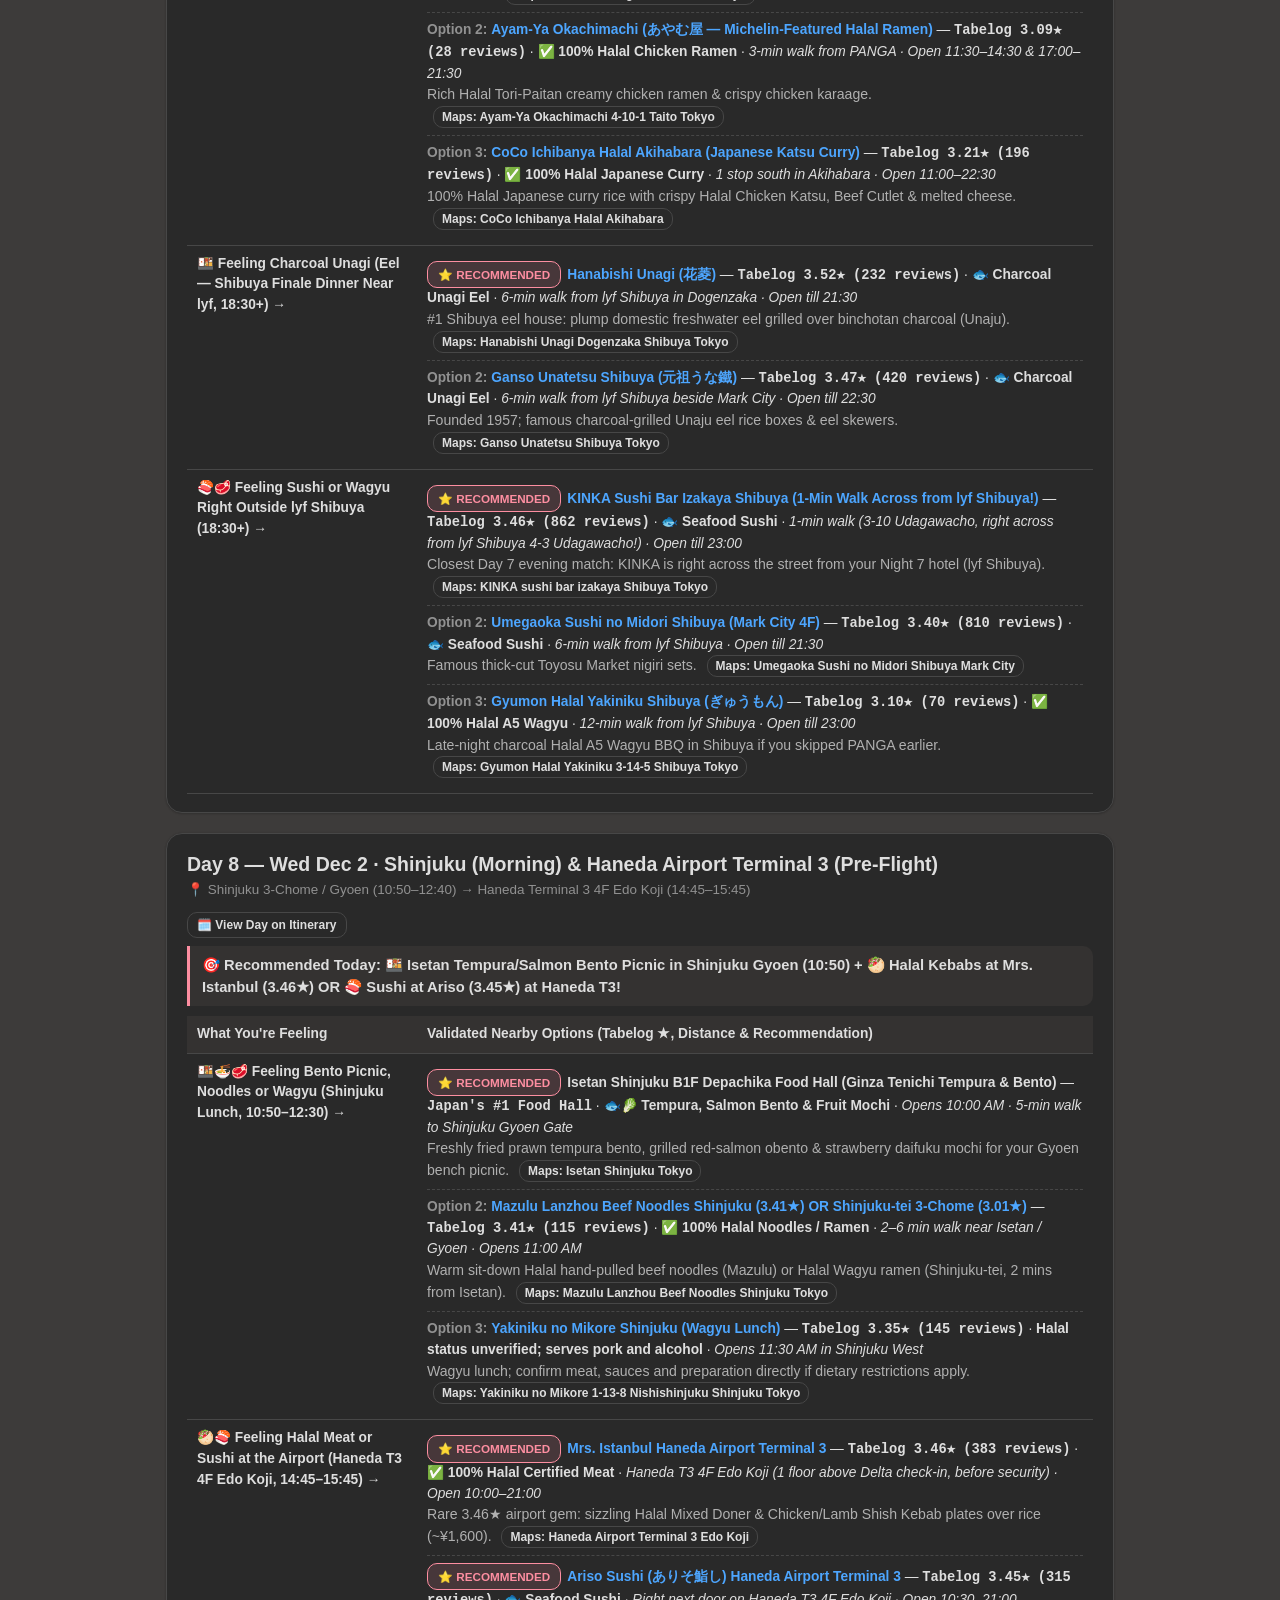
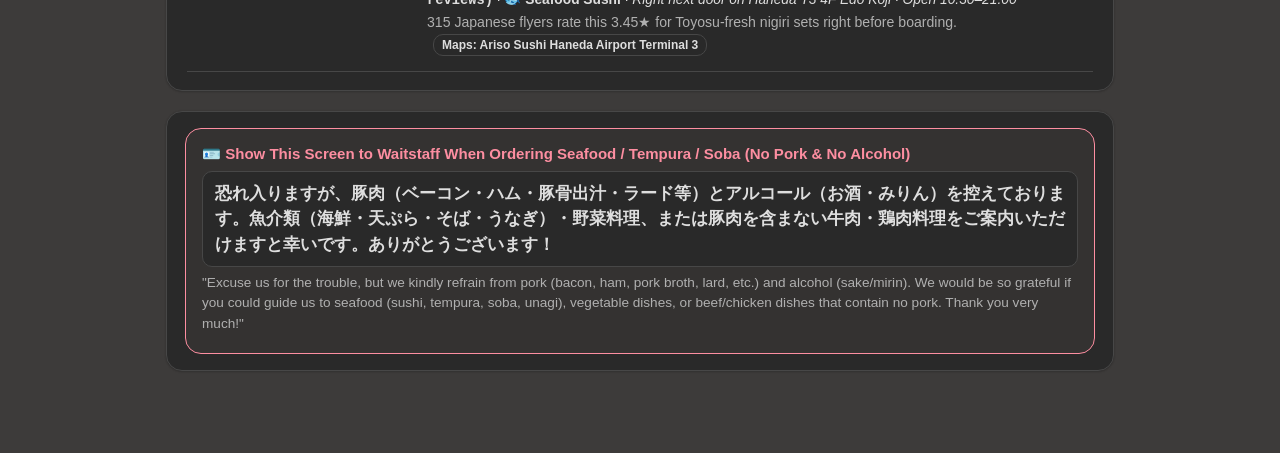
<file: halal.html>
<!DOCTYPE html>
<html lang="en" data-theme="dark">
<head>
  <meta charset="utf-8" />
  <meta name="viewport" content="width=device-width, initial-scale=1" />
  <title>Day-by-Day Halal Food Finder — Japan 2026 (v2)</title>
  <script>
  (() => {
    const param = new URLSearchParams(window.location.search).get("scoutTheme");
    const saved = localStorage.getItem("jp_v2_theme");
    const theme =
      param || saved || (window.matchMedia("(prefers-color-scheme: light)").matches ? "dark" : "dark");
    document.documentElement.setAttribute("data-theme", theme);
    if ("serviceWorker" in navigator) {
      window.addEventListener("load", () => {
        navigator.serviceWorker.register("sw.js").catch(() => {});
      });
    }
  })();
</script>
  <link rel="stylesheet" href="styles.css?v=29" />
</head>
<body>
  <header class="top-nav">
  <div class="top-nav-inner">
    <div class="brand">
      <span>🇯🇵 Japan 2026</span>
      <span class="brand-badge">v2</span>
    </div>
    <nav class="nav-links">
      <a class="nav-tab" href="index.html">Itinerary</a>
      <a class="nav-tab active" href="halal.html">Halal Food</a>
      <a class="nav-tab" href="checklist.html">Checklist</a>
      <a class="nav-tab" href="tips.html">Tips &amp; Tricks</a>
      <a class="nav-tab" href="about.html">About</a>
      <button class="theme-btn" id="themeToggle" type="button">☀️/🌙</button>
    </nav>
  </div>
  <div class="day-bar">
    <div class="day-bar-inner">
      <a class="day-pill" href="#halal-day-wed-25">Day 1 · Wed 25</a><a class="day-pill" href="#halal-day-thu-26">Day 2 · Thu 26</a><a class="day-pill" href="#halal-day-fri-27">Day 3 · Fri 27</a><a class="day-pill" href="#halal-day-sat-28">Day 4 · Sat 28</a><a class="day-pill" href="#halal-day-sun-29">Day 5 · Sun 29</a><a class="day-pill" href="#halal-day-mon-30">Day 6 · Mon 30</a><a class="day-pill" href="#halal-day-tue-1">Day 7 · Tue 1</a><a class="day-pill" href="#halal-day-wed-2">Day 8 · Wed 2</a>
      <a class="day-pill" href="#halal-rules">🪪 Waitstaff Card</a>
    </div>
  </div>
</header>

  <main class="container">
    <section class="hero">
      <h1>Day-by-Day Halal Food Finder ("What Are We Feeling Today?")</h1>
      <p class="hero-sub">Pick your day below and choose what you're craving (<strong>Feeling Wagyu →, Feeling Sushi →, Feeling Ramen →, Feeling Tempura/Soba →</strong>). Every option is pre-vetted with live <strong>Tabelog ratings</strong>, exact <strong>walking distance from where you are that day</strong>, and our <strong>⭐ Recommended</strong> pick.</p>
      <div class="pill-row">
        <span class="stat-pill accent">🥩 3 Recommended A5 Wagyu Days: Day 2 (Shinjuku) · Day 3 (Shibuya) · Day 7 (Ueno)</span>
        <span class="stat-pill">🏆 Tabelog 3.50★+ = Top 1–3% in Japan</span>
        <span class="stat-pill">🌟 Tabelog 3.30★–3.49★ = Local Hit</span>
      </div>
    </section>

    <section class="day-card" id="halal-day-wed-25" style="scroll-margin-top:118px;">
          <div class="day-top">
            <div>
              <h2 class="day-title" style="margin:0 0 2px;">Day 1 — Wed Nov 25 · Shibuya Arrival Night Options</h2>
              <div class="day-corridor">📍 Around JR-East Hotel Mets Shibuya (Check-In ~20:15 · 05:30 AM Wake-Up Tomorrow)</div>
            </div>
            <a class="btn-pill" href="index.html#day-wed-25">🗓️ View Day on Itinerary</a>
          </div>
          <div class="day-overview" style="margin:8px 0 10px;"><strong>🎯 Recommended Tonight (After ~18–20h Travel): 🍙 Quick 10-Min Grab-and-Go Room Bite (LIFE Supermarket 30–50% off late-night fresh sushi trays + 1F 7-Eleven) so you get a full night&#x27;s sleep! All of Day 1&#x27;s sit-down Shibuya Wagyu, Sushi &amp; Ramen spots are spread onto Days 3, 4, 5 &amp; 7 below (and kept here as second-wind backups).</strong></div>
          <div class="table-wrap">
            <table class="clean-table stack-mobile">
              <thead>
                <tr>
                  <th style="width:230px;">What You're Feeling</th>
                  <th>Validated Nearby Options (Tabelog ★, Distance &amp; Recommendation)</th>
                </tr>
              </thead>
              <tbody>
                <tr>
                  <td style="font-weight:700;vertical-align:top;">🍙 Feeling Quick In-Room Bite (⭐ #1 Plan After 14h Flight) →</td>
                  <td data-label="Validated Nearby Options"><div style="padding:7px 0;">
                      <span class="crowd-pill" style="display:inline-block;margin-right:6px;font-size:0.73rem;">⭐ RECOMMENDED</span><a href="tips.html#grocery-guide" target="_blank" rel="noopener"><strong>LIFE Supermarket Shibuya Higashi (Late-Night 30–50% Off Sushi Trays)</strong></a>
                      — <strong><code>Full Supermarket</code></strong> · <span style="font-weight:600;">🐟🥬 Fresh Sushi, Tempura &amp; Veg</span>
                      · <em>2-min walk across Meiji-dori · Open till 24:00 Midnight</em><br />
                      <span style="color:var(--cp-text-soft);font-size:0.88rem;">After 20:30, fresh sashimi/nigiri sushi trays go 30–50% off! Grab prawn tempura, grilled salted salmon, red-salmon onigiri &amp; morning breakfast staples for your in-room fridge/microwave.</span>
                      <a class="btn-pill" style="margin-left:6px;padding:1px 8px;font-size:0.75rem;" href="https://www.google.com/maps/search/?api=1&amp;query=LIFE+Supermarket+Shibuya+Higashi+1-26-22+Higashi+Shibuya" target="_blank" rel="noopener">Maps: LIFE Supermarket Shibuya Higashi 1-26-22 Higashi Shibuya</a>
                    </div><div style="padding:7px 0;border-top:1px dashed var(--cp-border);">
                      <span class="crowd-pill" style="display:inline-block;margin-right:6px;font-size:0.73rem;">⭐ RECOMMENDED</span><strong>1F 7-Eleven (Downstairs Inside JR Mets Hotel Building)</strong>
                      — <strong><code>0-Min Walk · 24/7</code></strong> · <span style="font-weight:600;">🐟🥬 Seafood &amp; Egg</span>
                      · <em>1st Floor of Your Hotel · Open 24 Hours</em><br />
                      <span style="color:var(--cp-text-soft);font-size:0.88rem;">Fastest 2-minute option in pajamas: warm Tamago Sando (egg-salad sandwich), Red-Salmon / Tuna-Mayo Onigiri &amp; hot green tea.</span>
                      <a class="btn-pill" style="margin-left:6px;padding:1px 8px;font-size:0.75rem;" href="https://www.google.com/maps/search/?api=1&amp;query=JR-East+Hotel+Mets+Shibuya" target="_blank" rel="noopener">Maps: JR-East Hotel Mets Shibuya</a>
                    </div></td>
                </tr><tr>
                  <td style="font-weight:700;vertical-align:top;">🥩 Feeling Wagyu (Late-Night Sit-Down Backup) →</td>
                  <td data-label="Validated Nearby Options"><div style="padding:7px 0;">
                      <span class="crowd-pill" style="display:inline-block;margin-right:6px;font-size:0.73rem;">⭐ RECOMMENDED</span><a href="https://tabelog.com/en/tokyo/A1303/A130301/13091850/" target="_blank" rel="noopener"><strong>Gyumon Halal Yakiniku Shibuya (ぎゅうもん)</strong></a>
                      — <strong><code>Tabelog 3.10★ (70 reviews)</code></strong> · <span style="font-weight:600;">✅ 100% Halal A5 Wagyu</span>
                      · <em>3-min walk from JR Mets · Open till 23:00 (Last Order 22:30)</em><br />
                      <span style="color:var(--cp-text-soft);font-size:0.88rem;">Super-close Halal charcoal A5 Wagyu BBQ right by the hotel if you catch a second wind (also featured on Day 3 &amp; Day 4).</span>
                      <a class="btn-pill" style="margin-left:6px;padding:1px 8px;font-size:0.75rem;" href="https://www.google.com/maps/search/?api=1&amp;query=Gyumon+Halal+Yakiniku+3-14-5+Shibuya+Tokyo" target="_blank" rel="noopener">Maps: Gyumon Halal Yakiniku 3-14-5 Shibuya Tokyo</a>
                    </div><div style="padding:7px 0;border-top:1px dashed var(--cp-border);">
                      <span style="font-weight:700;color:var(--cp-text-muted);margin-right:4px;">Option 2:</span><strong>THE SLICE Halal Wagyu Omotesando</strong>
                      — <strong><code>100% Halal A5 Steak/Sukiyaki</code></strong> · <span style="font-weight:600;">✅ 100% Halal A5 Wagyu</span>
                      · <em>1 stop (2 mins) on Ginza Line · Open till 22:00</em><br />
                      <span style="color:var(--cp-text-soft);font-size:0.88rem;">Best saved for Day 3 (&#x27;Hana-kin&#x27; Friday dinner) or Day 5 (when you are right at Omotesando Station at 11:30 AM).</span>
                      <a class="btn-pill" style="margin-left:6px;padding:1px 8px;font-size:0.75rem;" href="https://www.google.com/maps/search/?api=1&amp;query=THE+SLICE+Halal+Wagyu+5-7-20+Jingumae+Shibuya+Tokyo" target="_blank" rel="noopener">Maps: THE SLICE Halal Wagyu 5-7-20 Jingumae Shibuya Tokyo</a>
                    </div></td>
                </tr><tr>
                  <td style="font-weight:700;vertical-align:top;">🍣 Feeling Sushi (Late-Night Sit-Down Backup) →</td>
                  <td data-label="Validated Nearby Options"><div style="padding:7px 0;">
                      <span class="crowd-pill" style="display:inline-block;margin-right:6px;font-size:0.73rem;">⭐ RECOMMENDED</span><a href="https://tabelog.com/en/tokyo/A1303/A130301/13199924/" target="_blank" rel="noopener"><strong>KINKA Sushi Bar Izakaya Shibuya</strong></a>
                      — <strong><code>Tabelog 3.46★ (862 reviews)</code></strong> · <span style="font-weight:600;">🐟 Seafood (Show Card)</span>
                      · <em>8-min walk from JR Mets · Open till 23:00</em><br />
                      <span style="color:var(--cp-text-soft);font-size:0.88rem;">Famous flame-seared aburi nigiri &amp; Buri-don—even closer on Day 4 (after SHIBUYA SKY) &amp; Day 7 (1-min walk across from lyf Shibuya).</span>
                      <a class="btn-pill" style="margin-left:6px;padding:1px 8px;font-size:0.75rem;" href="https://www.google.com/maps/search/?api=1&amp;query=KINKA+sushi+bar+izakaya+Shibuya+Tokyo" target="_blank" rel="noopener">Maps: KINKA sushi bar izakaya Shibuya Tokyo</a>
                    </div><div style="padding:7px 0;border-top:1px dashed var(--cp-border);">
                      <span style="font-weight:700;color:var(--cp-text-muted);margin-right:4px;">Option 2:</span><a href="https://tabelog.com/en/tokyo/A1303/A130301/13004624/" target="_blank" rel="noopener"><strong>Umegaoka Sushi no Midori Shibuya</strong></a>
                      — <strong><code>Tabelog 3.40★ (810 reviews)</code></strong> · <span style="font-weight:600;">🐟 Seafood (Show Card)</span>
                      · <em>6-min walk (Shibuya Mark City 4F) · Open till 21:30</em><br />
                      <span style="color:var(--cp-text-soft);font-size:0.88rem;">Closes at 21:30 (too tight for Night 1 arrival; better suited for Day 3, Day 4 or Day 7).</span>
                      <a class="btn-pill" style="margin-left:6px;padding:1px 8px;font-size:0.75rem;" href="https://www.google.com/maps/search/?api=1&amp;query=Umegaoka+Sushi+no+Midori+Shibuya+Mark+City" target="_blank" rel="noopener">Maps: Umegaoka Sushi no Midori Shibuya Mark City</a>
                    </div></td>
                </tr><tr>
                  <td style="font-weight:700;vertical-align:top;">🍜 Feeling Ramen (Late-Night Sit-Down Backup) →</td>
                  <td data-label="Validated Nearby Options"><div style="padding:7px 0;">
                      <span class="crowd-pill" style="display:inline-block;margin-right:6px;font-size:0.73rem;">⭐ RECOMMENDED</span><a href="https://halal-shinjukutei.com/" target="_blank" rel="noopener"><strong>Halal Wagyu Ramen Shinjuku-tei Shibuya</strong></a>
                      — <strong><code>Tabelog 3.05★ (8 reviews)</code></strong> · <span style="font-weight:600;">✅ 100% Halal Wagyu</span>
                      · <em>8-min walk in Dogenzaka · Open till 23:00</em><br />
                      <span style="color:var(--cp-text-soft);font-size:0.88rem;">Open till 23:00 if craving hot ramen on Night 1 (for Tokyo&#x27;s #1 Halal chicken ramen, hit Honolu Ebisu on Day 4).</span>
                      <a class="btn-pill" style="margin-left:6px;padding:1px 8px;font-size:0.75rem;" href="https://www.google.com/maps/search/?api=1&amp;query=Halal+Wagyu+Ramen+Shinjukutei+Shibuya" target="_blank" rel="noopener">Maps: Halal Wagyu Ramen Shinjukutei Shibuya</a>
                    </div><div style="padding:7px 0;border-top:1px dashed var(--cp-border);">
                      <span style="font-weight:700;color:var(--cp-text-muted);margin-right:4px;">Option 2:</span><a href="https://tabelog.com/en/tokyo/A1303/A130302/13198290/" target="_blank" rel="noopener"><strong>Halal Ramen &amp; Dining Honolu Ebisu Flagship</strong></a>
                      — <strong><code>Tabelog 3.25★ (107 reviews)</code></strong> · <span style="font-weight:600;">✅ 100% Halal Chicken</span>
                      · <em>1 stop (2 mins) to JR Ebisu + 4-min walk · Open till 22:00</em><br />
                      <span style="color:var(--cp-text-soft);font-size:0.88rem;">Scheduled as your #1 Dinner Pick on Day 4 (Sat Nov 28) right after SHIBUYA SKY.</span>
                      <a class="btn-pill" style="margin-left:6px;padding:1px 8px;font-size:0.75rem;" href="https://www.google.com/maps/search/?api=1&amp;query=Halal+Ramen+Honolu+Ebisu+1-23-1+Ebisu-Minami+Shibuya+Tokyo" target="_blank" rel="noopener">Maps: Halal Ramen Honolu Ebisu 1-23-1 Ebisu-Minami Shibuya Tokyo</a>
                    </div></td>
                </tr>
              </tbody>
            </table>
          </div>
        </section><section class="day-card" id="halal-day-thu-26" style="scroll-margin-top:118px;">
          <div class="day-top">
            <div>
              <h2 class="day-title" style="margin:0 0 2px;">Day 2 — Thu Nov 26 · Mt. Takao (Lunch) &amp; Shinjuku Options (Dinner)</h2>
              <div class="day-corridor">📍 Mt. Takao lunch (~15:00–16:00) → hotel break → Shinjuku dinner (20:00+)</div>
            </div>
            <a class="btn-pill" href="index.html#day-thu-26">🗓️ View Day on Itinerary</a>
          </div>
          <div class="day-overview" style="margin:8px 0 10px;"><strong>Lunch: Biwaya or Tsutaya for soba and chicken. Dinner: Mazulu beef noodles or Wagyu Steak Shinjuku. Leave at least four hours between the end of lunch and the start of dinner.</strong></div>
          <div class="table-wrap">
            <table class="clean-table stack-mobile">
              <thead>
                <tr>
                  <th style="width:230px;">What You're Feeling</th>
                  <th>Validated Nearby Options (Tabelog ★, Distance &amp; Recommendation)</th>
                </tr>
              </thead>
              <tbody>
                <tr>
                  <td style="font-weight:700;vertical-align:top;">🥢 Feeling Mountain Soba &amp; Tempura (Mt. Takao Lunch) →</td>
                  <td data-label="Validated Nearby Options"><div style="padding:7px 0;">
                      <span class="crowd-pill" style="display:inline-block;margin-right:6px;font-size:0.73rem;">⭐ RECOMMENDED</span><a href="https://biwaya.jp/lunch/" target="_blank" rel="noopener"><strong>Biwaya (琵琶家)</strong></a>
                      — Soba and chicken karaage; ask about sharing. Lunch is walk-in only; reservations not accepted. Hours can change; call 042-661-0053.<br />
                      <a class="btn-pill" href="https://www.google.com/maps/search/?api=1&amp;query=Biwaya+Takao+2470+Takaomachi" target="_blank" rel="noopener">Maps: Biwaya Takao 2470 Takaomachi</a>
                    </div><div style="padding:7px 0;border-top:1px dashed var(--cp-border);">
                      <strong>Tsutaya (むぎとろ つたや)</strong> — Chicken soba; cash only. May close at 16:00 on winter weekdays; call 042-661-2427 to check hours or reservations. Ask about pork or alcohol in sauces and broth if relevant.<br />
                      <a class="btn-pill" href="https://www.google.com/maps/search/?api=1&amp;query=%E3%82%80%E3%81%8E%E3%81%A8%E3%82%8D+%E3%81%A4%E3%81%9F%E3%82%84+%E9%AB%98%E5%B0%BE%E5%B1%B1" target="_blank" rel="noopener">Maps: むぎとろ つたや 高尾山</a>
                    </div></td>
                </tr><tr>
                  <td style="font-weight:700;vertical-align:top;">🥩 Feeling Wagyu (Shinjuku Dinner · ⭐ Wagyu Night #1) →</td>
                  <td data-label="Validated Nearby Options"><div style="padding:7px 0;">
                      <a href="https://halal-food-wagyu.com/tokyo/shinjuku-west/" target="_blank" rel="noopener"><strong>Wagyu Steak Hamburger &amp; Ramen Shinjuku</strong></a> — Steak, rice bowls and ramen; operator says pork- and alcohol-free, but not officially halal-certified. Open until 23:00. Reservations recommended; operator lists ¥5,000/person cancellation within 24 hours, so check terms before booking.<br />
                      <a class="btn-pill" href="https://maps.google.com/?cid=11258264724574836784" target="_blank" rel="noopener">Maps: Wagyu Steak Hamburger &amp; Ramen Shinjuku 7-11-2</a>
                    </div><div style="padding:7px 0;border-top:1px dashed var(--cp-border);">
                      <span style="font-weight:700;color:var(--cp-text-muted);margin-right:4px;">Option 2:</span><a href="https://tabelog.com/en/tokyo/A1304/A130401/13297952/" target="_blank" rel="noopener"><strong>Gyopao Gyoza Shinjuku (肉汁水餃子 餃包 新宿)</strong></a>
                      — <strong><code>Tabelog 3.32★ (161 reviews)</code></strong> · <span style="font-weight:600;">✅ Halal Chicken/Beef Menu</span>
                      · <em>3-min walk from Omoide Yokocho · Open till 22:30</em><br />
                      <span style="color:var(--cp-text-soft);font-size:0.88rem;">Juicy bursting Halal chicken soup-gyoza, grilled skewers &amp; Taiwanese-Japanese izakaya plates.</span>
                      <a class="btn-pill" style="margin-left:6px;padding:1px 8px;font-size:0.75rem;" href="https://www.google.com/maps/search/?api=1&amp;query=Gyopao+Gyoza+Shinjuku+Tokyo" target="_blank" rel="noopener">Maps: Gyopao Gyoza Shinjuku Tokyo</a>
                    </div></td>
                </tr><tr>
                  <td style="font-weight:700;vertical-align:top;">🍜 Feeling Ramen / Noodles (Shinjuku Dinner) →</td>
                  <td data-label="Validated Nearby Options"><div style="padding:7px 0;">
                      <span class="crowd-pill" style="display:inline-block;margin-right:6px;font-size:0.73rem;">⭐ RECOMMENDED</span><a href="https://tabelog.com/en/tokyo/A1304/A130401/13308263/" target="_blank" rel="noopener"><strong>Mazulu Lanzhou Beef Noodles Shinjuku</strong></a>
                      — <strong><code>Tabelog 3.41★ (115 reviews)</code></strong> · <span style="font-weight:600;">✅ 100% Halal Beef</span>
                      · <em>2-1-2 Kabukicho · Thu 17:30–23:00, may close early if sold out · no reservations</em><br />
                      <span style="color:var(--cp-text-soft);font-size:0.88rem;">Freshly hand-pulled noodles in aromatic clear Halal beef bone broth with tender sliced beef.</span>
                      <a class="btn-pill" style="margin-left:6px;padding:1px 8px;font-size:0.75rem;" href="https://www.google.com/maps/search/?api=1&amp;query=Mazulu+Lanzhou+Beef+Noodles+Shinjuku+Tokyo" target="_blank" rel="noopener">Maps: Mazulu Lanzhou Beef Noodles Shinjuku Tokyo</a>
                    </div><div style="padding:7px 0;border-top:1px dashed var(--cp-border);">
                      <span style="font-weight:700;color:var(--cp-text-muted);margin-right:4px;">Option 2:</span><a href="https://halal-shinjukutei.com/" target="_blank" rel="noopener"><strong>Halal Wagyu Ramen Shinjuku-tei (新宿亭)</strong></a>
                      — <strong><code>Tabelog 3.13★ (25 reviews)</code></strong> · <span style="font-weight:600;">✅ 100% Halal Wagyu</span>
                      · <em>3-11-6 Shinjuku · Open until 21:00; may close earlier if sold out</em><br />
                      <span style="color:var(--cp-text-soft);font-size:0.88rem;">Rich Japanese chicken-broth ramen topped with torched Halal A5 Wagyu slices (tourist-priced).</span>
                      <a class="btn-pill" style="margin-left:6px;padding:1px 8px;font-size:0.75rem;" href="https://www.google.com/maps/search/?api=1&amp;query=Halal+Wagyu+Ramen+Shinjukutei+3-11-6+Shinjuku+Tokyo" target="_blank" rel="noopener">Maps: Halal Wagyu Ramen Shinjukutei 3-11-6 Shinjuku Tokyo</a>
                    </div></td>
                </tr><tr>
                  <td style="font-weight:700;vertical-align:top;">🍣🍤 Feeling Sushi or Tempura (Shinjuku Dinner) →</td>
                  <td data-label="Validated Nearby Options"><div style="padding:7px 0;">
                      <span class="crowd-pill" style="display:inline-block;margin-right:6px;font-size:0.73rem;">⭐ RECOMMENDED</span><a href="https://tabelog.com/en/tokyo/A1304/A130401/13000859/" target="_blank" rel="noopener"><strong>Tempura Shinjuku Tsunahachi So-Honten (つな八 総本店)</strong></a>
                      — <strong><code>Tabelog 3.46★ (1,263 reviews)</code></strong> · <span style="font-weight:600;">🐟🥬 Sesame-Oil Tempura</span>
                      · <em>6-min walk in Shinjuku 3-Chome · Open till 22:00</em><br />
                      <span style="color:var(--cp-text-soft);font-size:0.88rem;">Founded 1924; counter-fried live prawn, conger eel &amp; autumn vegetables in 100% sesame oil.</span>
                      <a class="btn-pill" style="margin-left:6px;padding:1px 8px;font-size:0.75rem;" href="https://www.google.com/maps/search/?api=1&amp;query=Tempura+Shinjuku+Tsunahachi+Souhonten" target="_blank" rel="noopener">Maps: Tempura Shinjuku Tsunahachi Souhonten</a>
                    </div><div style="padding:7px 0;border-top:1px dashed var(--cp-border);">
                      <span style="font-weight:700;color:var(--cp-text-muted);margin-right:4px;">Option 2:</span><a href="https://tabelog.com/en/tokyo/A1304/A130401/13004192/" target="_blank" rel="noopener"><strong>Numazuko Shinjuku Honten (沼津港 新宿本店)</strong></a>
                      — <strong><code>Tabelog 3.46★ (549 reviews)</code></strong> · <span style="font-weight:600;">🐟 Seafood Sushi</span>
                      · <em>5-min walk in Shinjuku 3-Chome · Open till 22:30</em><br />
                      <span style="color:var(--cp-text-soft);font-size:0.88rem;">Mount-Fuji Suruga Bay fresh sushi counter famous for generous fish cuts.</span>
                      <a class="btn-pill" style="margin-left:6px;padding:1px 8px;font-size:0.75rem;" href="https://www.google.com/maps/search/?api=1&amp;query=Numazuko+Shinjuku+Honten" target="_blank" rel="noopener">Maps: Numazuko Shinjuku Honten</a>
                    </div></td>
                </tr>
              </tbody>
            </table>
          </div>
        </section><section class="day-card" id="halal-day-fri-27" style="scroll-margin-top:118px;">
          <div class="day-top">
            <div>
              <h2 class="day-title" style="margin:0 0 2px;">Day 3 — Fri Nov 27 · Mt. Fuji / Fuji-Q (Lunch) &amp; Shibuya / Omotesando (Dinner)</h2>
              <div class="day-corridor">📍 Kawaguchiko &amp; Fuji-Q (11:30–16:18) → Shibuya / Omotesando (18:45 Onward)</div>
            </div>
            <a class="btn-pill" href="index.html#day-fri-27">🗓️ View Day on Itinerary</a>
          </div>
          <div class="day-overview" style="margin:8px 0 10px;"><strong>🎯 Recommended Today: 🍲 Iron-Pot Houtou Noodles (3.49★) or Quick Park Udon at Mt. Fuji + 🥩 Real A5 Wagyu Night #2 (THE SLICE or Gyumon) OR 🍣 Sushi (KINKA 3.46★ / Midori 3.40★) back in Shibuya!</strong></div>
          <div class="table-wrap">
            <table class="clean-table stack-mobile">
              <thead>
                <tr>
                  <th style="width:230px;">What You're Feeling</th>
                  <th>Validated Nearby Options (Tabelog ★, Distance &amp; Recommendation)</th>
                </tr>
              </thead>
              <tbody>
                <tr>
                  <td style="font-weight:700;vertical-align:top;">🍲 Feeling Mt. Fuji Houtou Noodles or Udon (Lunch) →</td>
                  <td data-label="Validated Nearby Options"><div style="padding:7px 0;">
                      <span class="crowd-pill" style="display:inline-block;margin-right:6px;font-size:0.73rem;">⭐ RECOMMENDED</span><a href="https://tabelog.com/en/yamanashi/A1903/A190303/19004308/" target="_blank" rel="noopener"><strong>Houtou Fudou Kawaguchiko (ほうとう不動)</strong></a>
                      — <strong><code>Tabelog 3.49★ (2,059 reviews)</code></strong> · <span style="font-weight:600;">🥬 100% Meat-Free Broth</span>
                      · <em>Across from Kawaguchiko Station · Open 11:00–19:00</em><br />
                      <span style="color:var(--cp-text-soft);font-size:0.88rem;">Yamanashi&#x27;s #1 regional dish: iron pot of chewy flat wheat noodles, sweet kabocha pumpkin &amp; mushrooms.</span>
                      <a class="btn-pill" style="margin-left:6px;padding:1px 8px;font-size:0.75rem;" href="https://www.google.com/maps/search/?api=1&amp;query=Houtou+Fudou+Kawaguchiko+Station" target="_blank" rel="noopener">Maps: Houtou Fudou Kawaguchiko Station</a>
                    </div><div style="padding:7px 0;border-top:1px dashed var(--cp-border);">
                      <span style="font-weight:700;color:var(--cp-text-muted);margin-right:4px;">Option 2:</span><a href="https://tabelog.com/en/yamanashi/A1903/A190303/19010668/" target="_blank" rel="noopener"><strong>HOUTO LABO Kawaguchiko (ほうとう研究所)</strong></a>
                      — <strong><code>Tabelog 3.47★ (200 reviews)</code></strong> · <span style="font-weight:600;">🐟✅ Seafood &amp; Halal Houtou</span>
                      · <em>5-min taxi from Ropeway · Open 11:00–19:00</em><br />
                      <span style="color:var(--cp-text-soft);font-size:0.88rem;">Famous for Giant Crab/Shrimp Seafood Houtou plus dedicated Halal-certified Houtou bowls.</span>
                      <a class="btn-pill" style="margin-left:6px;padding:1px 8px;font-size:0.75rem;" href="https://www.google.com/maps/search/?api=1&amp;query=HOUTO+LABO+Kawaguchiko" target="_blank" rel="noopener">Maps: HOUTO LABO Kawaguchiko</a>
                    </div><div style="padding:7px 0;border-top:1px dashed var(--cp-border);">
                      <span style="font-weight:700;color:var(--cp-text-muted);margin-right:4px;">Option 3:</span><strong>Fuji-Q Highland Food Stadium (Inside Park Time-Saver)</strong>
                      — <strong><code>0-Min Walk Between Rides</code></strong> · <span style="font-weight:600;">🐟🥬 Tempura Udon / Pizza</span>
                      · <em>Right between Zokkon &amp; Fujiyama inside Fuji-Q</em><br />
                      <span style="color:var(--cp-text-soft);font-size:0.88rem;">Best if staying inside the park at 14:00: Prawn/Veg Tempura Udon (kelp/bonito dashi) or Margherita Pizza.</span>
                      <a class="btn-pill" style="margin-left:6px;padding:1px 8px;font-size:0.75rem;" href="https://www.google.com/maps/search/?api=1&amp;query=Fuji+Q+Highland+Food+Stadium" target="_blank" rel="noopener">Maps: Fuji Q Highland Food Stadium</a>
                    </div></td>
                </tr><tr>
                  <td style="font-weight:700;vertical-align:top;">🥩 Feeling Wagyu (Shibuya Dinner · ⭐ Wagyu Night #2) →</td>
                  <td data-label="Validated Nearby Options"><div style="padding:7px 0;">
                      <span class="crowd-pill" style="display:inline-block;margin-right:6px;font-size:0.73rem;">⭐ RECOMMENDED</span><a href="https://tabelog.com/en/tokyo/A1303/A130301/13091850/" target="_blank" rel="noopener"><strong>Gyumon Halal Yakiniku Shibuya (ぎゅうもん)</strong></a>
                      — <strong><code>Tabelog 3.10★ (70 reviews)</code></strong> · <span style="font-weight:600;">✅ 100% Halal A5 Wagyu</span>
                      · <em>3-min walk from JR Mets · Open till 23:00</em><br />
                      <span style="color:var(--cp-text-soft);font-size:0.88rem;">Super-close charcoal-grilled Halal A5 Wagyu kalbi, harami &amp; tongue BBQ right outside your hotel after returning from Mt. Fuji.</span>
                      <a class="btn-pill" style="margin-left:6px;padding:1px 8px;font-size:0.75rem;" href="https://www.google.com/maps/search/?api=1&amp;query=Gyumon+Halal+Yakiniku+3-14-5+Shibuya+Tokyo" target="_blank" rel="noopener">Maps: Gyumon Halal Yakiniku 3-14-5 Shibuya Tokyo</a>
                    </div><div style="padding:7px 0;border-top:1px dashed var(--cp-border);">
                      <span class="crowd-pill" style="display:inline-block;margin-right:6px;font-size:0.73rem;">⭐ RECOMMENDED</span><strong>THE SLICE Halal Wagyu Omotesando (100% Halal A5 Steak / Sukiyaki)</strong>
                      — <strong><code>100% Halal A5 Steak/Sukiyaki</code></strong> · <span style="font-weight:600;">✅ 100% Halal A5 Wagyu</span>
                      · <em>1 stop (2 mins) from Shibuya on Ginza Line · Open till 22:00</em><br />
                      <span style="color:var(--cp-text-soft);font-size:0.88rem;">Thick-cut A5 Kuroge Wagyu Sirloin Steak, A5 Sukiyaki &amp; Shabu-Shabu.</span>
                      <a class="btn-pill" style="margin-left:6px;padding:1px 8px;font-size:0.75rem;" href="https://www.google.com/maps/search/?api=1&amp;query=THE+SLICE+Halal+Wagyu+5-7-20+Jingumae+Shibuya+Tokyo" target="_blank" rel="noopener">Maps: THE SLICE Halal Wagyu 5-7-20 Jingumae Shibuya Tokyo</a>
                    </div></td>
                </tr><tr>
                  <td style="font-weight:700;vertical-align:top;">🍣 Feeling Sushi (Shibuya Dinner) →</td>
                  <td data-label="Validated Nearby Options"><div style="padding:7px 0;">
                      <span class="crowd-pill" style="display:inline-block;margin-right:6px;font-size:0.73rem;">⭐ RECOMMENDED</span><a href="https://tabelog.com/en/tokyo/A1303/A130301/13199924/" target="_blank" rel="noopener"><strong>KINKA Sushi Bar Izakaya Shibuya</strong></a>
                      — <strong><code>Tabelog 3.46★ (862 reviews)</code></strong> · <span style="font-weight:600;">🐟 Seafood</span>
                      · <em>8-min walk from JR Mets · Open till 23:00</em><br />
                      <span style="color:var(--cp-text-soft);font-size:0.88rem;">Flame-seared aburi salmon/yellowtail nigiri &amp; Buri-don in a cozy wood bar—plenty of time on Friday night!</span>
                      <a class="btn-pill" style="margin-left:6px;padding:1px 8px;font-size:0.75rem;" href="https://www.google.com/maps/search/?api=1&amp;query=KINKA+sushi+bar+izakaya+Shibuya+Tokyo" target="_blank" rel="noopener">Maps: KINKA sushi bar izakaya Shibuya Tokyo</a>
                    </div><div style="padding:7px 0;border-top:1px dashed var(--cp-border);">
                      <span style="font-weight:700;color:var(--cp-text-muted);margin-right:4px;">Option 2:</span><a href="https://tabelog.com/en/tokyo/A1303/A130301/13004624/" target="_blank" rel="noopener"><strong>Umegaoka Sushi no Midori Shibuya</strong></a>
                      — <strong><code>Tabelog 3.40★ (810 reviews)</code></strong> · <span style="font-weight:600;">🐟 Seafood</span>
                      · <em>6-min walk (Mark City 4F) · Open till 21:30</em><br />
                      <span style="color:var(--cp-text-soft);font-size:0.88rem;">Thick-cut Toyosu Market nigiri sets (grab an EPark ticket around 18:15).</span>
                      <a class="btn-pill" style="margin-left:6px;padding:1px 8px;font-size:0.75rem;" href="https://www.google.com/maps/search/?api=1&amp;query=Umegaoka+Sushi+no+Midori+Shibuya+Mark+City" target="_blank" rel="noopener">Maps: Umegaoka Sushi no Midori Shibuya Mark City</a>
                    </div></td>
                </tr><tr>
                  <td style="font-weight:700;vertical-align:top;">🍜 Feeling Ramen (Shibuya / Ebisu Dinner) →</td>
                  <td data-label="Validated Nearby Options"><div style="padding:7px 0;">
                      <span class="crowd-pill" style="display:inline-block;margin-right:6px;font-size:0.73rem;">⭐ RECOMMENDED</span><a href="https://tabelog.com/en/tokyo/A1303/A130302/13198290/" target="_blank" rel="noopener"><strong>Halal Ramen &amp; Dining Honolu Ebisu Flagship</strong></a>
                      — <strong><code>Tabelog 3.25★ (107 reviews)</code></strong> · <span style="font-weight:600;">✅ 100% Halal Chicken</span>
                      · <em>1 stop (2 mins) from Shibuya + 4-min walk · Open till 22:00</em><br />
                      <span style="color:var(--cp-text-soft);font-size:0.88rem;">Rich creamy Tori-Paitan chicken ramen, spicy fried chicken &amp; gyoza.</span>
                      <a class="btn-pill" style="margin-left:6px;padding:1px 8px;font-size:0.75rem;" href="https://www.google.com/maps/search/?api=1&amp;query=Halal+Ramen+Honolu+Ebisu+1-23-1+Ebisu-Minami+Shibuya+Tokyo" target="_blank" rel="noopener">Maps: Halal Ramen Honolu Ebisu 1-23-1 Ebisu-Minami Shibuya Tokyo</a>
                    </div><div style="padding:7px 0;border-top:1px dashed var(--cp-border);">
                      <span style="font-weight:700;color:var(--cp-text-muted);margin-right:4px;">Option 2:</span><a href="https://halal-shinjukutei.com/" target="_blank" rel="noopener"><strong>Halal Wagyu Ramen Shinjuku-tei Shibuya</strong></a>
                      — <strong><code>Tabelog 3.05★ (8 reviews)</code></strong> · <span style="font-weight:600;">✅ 100% Halal Wagyu</span>
                      · <em>8-min walk in Dogenzaka · Open till 23:00</em><br />
                      <span style="color:var(--cp-text-soft);font-size:0.88rem;">Walkable late-night Halal Wagyu ramen in central Shibuya.</span>
                      <a class="btn-pill" style="margin-left:6px;padding:1px 8px;font-size:0.75rem;" href="https://www.google.com/maps/search/?api=1&amp;query=Halal+Wagyu+Ramen+Shinjukutei+Shibuya" target="_blank" rel="noopener">Maps: Halal Wagyu Ramen Shinjukutei Shibuya</a>
                    </div></td>
                </tr>
              </tbody>
            </table>
          </div>
        </section><section class="day-card" id="halal-day-sat-28" style="scroll-margin-top:118px;">
          <div class="day-top">
            <div>
              <h2 class="day-title" style="margin:0 0 2px;">Day 4 — Sat Nov 28 · Yanaka, Asakusa (Lunch) &amp; Shibuya / Ebisu Options (Dinner)</h2>
              <div class="day-corridor">📍 Yanaka Ginza → Asakusa (12:00 Sushi Class) → SHIBUYA SKY (16:40) → Ebisu / Shibuya (18:00+)</div>
            </div>
            <a class="btn-pill" href="index.html#day-sat-28">🗓️ View Day on Itinerary</a>
          </div>
          <div class="day-overview" style="margin:8px 0 10px;"><strong>🎯 Recommended Today: 🍣 Booked 12:00 Asakusa Sushi Class (217172P1) for lunch + 🍜 Creamy Chicken Ramen at Honolu Ebisu Flagship (3.25★) after SHIBUYA SKY!</strong></div>
          <div class="table-wrap">
            <table class="clean-table stack-mobile">
              <thead>
                <tr>
                  <th style="width:230px;">What You're Feeling</th>
                  <th>Validated Nearby Options (Tabelog ★, Distance &amp; Recommendation)</th>
                </tr>
              </thead>
              <tbody>
                <tr>
                  <td style="font-weight:700;vertical-align:top;">🍣 Feeling Sushi (Asakusa Lunch, 12:00–14:00) →</td>
                  <td data-label="Validated Nearby Options"><div style="padding:7px 0;">
                      <span class="crowd-pill" style="display:inline-block;margin-right:6px;font-size:0.73rem;">⭐ RECOMMENDED</span><a href="https://www.viator.com/tours/Asakusa/Temari-Sushi-Experience/d59194-217172P1" target="_blank" rel="noopener"><strong>Booked Hands-On Temari Sushi Class (Viator 217172P1)</strong></a>
                      — <strong><code>✅ Booked &amp; Paid (12:00 PM)</code></strong> · <span style="font-weight:600;">🐟🥬 100% Seafood &amp; Veg</span>
                      · <em>Asakusa · 12:00–13:20 PM</em><br />
                      <span style="color:var(--cp-text-soft);font-size:0.88rem;">Your confirmed Saturday sit-down lunch (100% pork-free &amp; alcohol-free).</span>
                      <a class="btn-pill" style="margin-left:6px;padding:1px 8px;font-size:0.75rem;" href="https://www.google.com/maps/search/?api=1&amp;query=Asakusa+Station+Tokyo" target="_blank" rel="noopener">Maps: Asakusa Station Tokyo</a>
                    </div><div style="padding:7px 0;border-top:1px dashed var(--cp-border);">
                      <span style="font-weight:700;color:var(--cp-text-muted);margin-right:4px;">Option 2:</span><a href="https://tabelog.com/en/tokyo/A1311/A131102/13010528/" target="_blank" rel="noopener"><strong>Asakusa Sushiken (浅草すし賢)</strong></a>
                      — <strong><code>Tabelog 3.30★ (108 reviews)</code></strong> · <span style="font-weight:600;">✅ 100% Halal Sushi Counter</span>
                      · <em>4-min walk from Senso-ji · Open 11:30–15:00 &amp; 17:00–22:00</em><br />
                      <span style="color:var(--cp-text-soft);font-size:0.88rem;">Tokyo&#x27;s #1 rated 100% Halal sushi counter (authentic red-vinegar akazu sushi rice).</span>
                      <a class="btn-pill" style="margin-left:6px;padding:1px 8px;font-size:0.75rem;" href="https://www.google.com/maps/search/?api=1&amp;query=Asakusa+Sushiken+2-11-4+Asakusa+Tokyo" target="_blank" rel="noopener">Maps: Asakusa Sushiken 2-11-4 Asakusa Tokyo</a>
                    </div></td>
                </tr><tr>
                  <td style="font-weight:700;vertical-align:top;">🍤 Feeling Edo Tempura (Asakusa Afternoon) →</td>
                  <td data-label="Validated Nearby Options"><div style="padding:7px 0;">
                      <span class="crowd-pill" style="display:inline-block;margin-right:6px;font-size:0.73rem;">⭐ RECOMMENDED</span><a href="https://tabelog.com/en/tokyo/A1311/A131102/13003644/" target="_blank" rel="noopener"><strong>Daikokuya Tempura Honten (大黒家天麩羅 本店)</strong></a>
                      — <strong><code>Tabelog 3.49★ (1,652 reviews)</code></strong> · <span style="font-weight:600;">🐟🥬 Sesame-Oil Tempura</span>
                      · <em>2-min walk from Senso-ji · Open 11:00–20:30</em><br />
                      <span style="color:var(--cp-text-soft);font-size:0.88rem;">Founded 1887; 4 giant prawns fried golden-dark in 100% roasted sesame oil over rice.</span>
                      <a class="btn-pill" style="margin-left:6px;padding:1px 8px;font-size:0.75rem;" href="https://www.google.com/maps/search/?api=1&amp;query=Daikokuya+Tempura+Asakusa" target="_blank" rel="noopener">Maps: Daikokuya Tempura Asakusa</a>
                    </div><div style="padding:7px 0;border-top:1px dashed var(--cp-border);">
                      <span style="font-weight:700;color:var(--cp-text-muted);margin-right:4px;">Option 2:</span><a href="https://tabelog.com/en/tokyo/A1311/A131102/13003675/" target="_blank" rel="noopener"><strong>Kaminarimon Sansada (雷門 三定)</strong></a>
                      — <strong><code>Tabelog 3.48★ (827 reviews)</code></strong> · <span style="font-weight:600;">🐟🥬 Sesame-Oil Tempura</span>
                      · <em>1-min walk right beside Kaminarimon Gate · Open 11:00–20:00</em><br />
                      <span style="color:var(--cp-text-soft);font-size:0.88rem;">Japan&#x27;s oldest tempura shop (1837); crispy prawn, squid &amp; white-fish tendon.</span>
                      <a class="btn-pill" style="margin-left:6px;padding:1px 8px;font-size:0.75rem;" href="https://www.google.com/maps/search/?api=1&amp;query=Kaminarimon+Sansada+Tempura+Asakusa" target="_blank" rel="noopener">Maps: Kaminarimon Sansada Tempura Asakusa</a>
                    </div></td>
                </tr><tr>
                  <td style="font-weight:700;vertical-align:top;">🍜 Feeling Ramen (After SHIBUYA SKY · ⭐ Ramen Night #1) →</td>
                  <td data-label="Validated Nearby Options"><div style="padding:7px 0;">
                      <span class="crowd-pill" style="display:inline-block;margin-right:6px;font-size:0.73rem;">⭐ RECOMMENDED</span><a href="https://tabelog.com/en/tokyo/A1303/A130302/13198290/" target="_blank" rel="noopener"><strong>Halal Ramen &amp; Dining Honolu Ebisu Flagship (帆のる 恵比寿本店)</strong></a>
                      — <strong><code>Tabelog 3.25★ (107 reviews)</code></strong> · <span style="font-weight:600;">✅ 100% Halal Chicken</span>
                      · <em>1 stop (2 mins) from Shibuya to JR Ebisu + 4-min walk · Open till 22:00</em><br />
                      <span style="color:var(--cp-text-soft);font-size:0.88rem;">Tokyo&#x27;s #1 Halal Tori-Paitan creamy chicken ramen, spicy karaage &amp; roasted chicken gyoza.</span>
                      <a class="btn-pill" style="margin-left:6px;padding:1px 8px;font-size:0.75rem;" href="https://www.google.com/maps/search/?api=1&amp;query=Halal+Ramen+Honolu+Ebisu+1-23-1+Ebisu-Minami+Shibuya+Tokyo" target="_blank" rel="noopener">Maps: Halal Ramen Honolu Ebisu 1-23-1 Ebisu-Minami Shibuya Tokyo</a>
                    </div><div style="padding:7px 0;border-top:1px dashed var(--cp-border);">
                      <span style="font-weight:700;color:var(--cp-text-muted);margin-right:4px;">Option 2:</span><a href="https://halal-shinjukutei.com/" target="_blank" rel="noopener"><strong>Halal Wagyu Ramen Shinjuku-tei Shibuya</strong></a>
                      — <strong><code>Tabelog 3.05★ (8 reviews)</code></strong> · <span style="font-weight:600;">✅ 100% Halal Wagyu</span>
                      · <em>8-min walk from SHIBUYA SKY · Open till 23:00</em><br />
                      <span style="color:var(--cp-text-soft);font-size:0.88rem;">Zero-train-ride option right in Shibuya Dogenzaka for Halal Wagyu ramen.</span>
                      <a class="btn-pill" style="margin-left:6px;padding:1px 8px;font-size:0.75rem;" href="https://www.google.com/maps/search/?api=1&amp;query=Halal+Wagyu+Ramen+Shinjukutei+Shibuya" target="_blank" rel="noopener">Maps: Halal Wagyu Ramen Shinjukutei Shibuya</a>
                    </div></td>
                </tr><tr>
                  <td style="font-weight:700;vertical-align:top;">🍣 Feeling Sushi (Right Outside SHIBUYA SKY) →</td>
                  <td data-label="Validated Nearby Options"><div style="padding:7px 0;">
                      <span class="crowd-pill" style="display:inline-block;margin-right:6px;font-size:0.73rem;">⭐ RECOMMENDED</span><a href="https://tabelog.com/en/tokyo/A1303/A130301/13199924/" target="_blank" rel="noopener"><strong>KINKA Sushi Bar Izakaya Shibuya</strong></a>
                      — <strong><code>Tabelog 3.46★ (862 reviews)</code></strong> · <span style="font-weight:600;">🐟 Seafood</span>
                      · <em>5-min walk from SHIBUYA SKY / Scramble Crossing · Open till 23:00</em><br />
                      <span style="color:var(--cp-text-soft);font-size:0.88rem;">Famous flame-seared aburi salmon/yellowtail nigiri &amp; Buri-don right after your 16:40 rooftop slot.</span>
                      <a class="btn-pill" style="margin-left:6px;padding:1px 8px;font-size:0.75rem;" href="https://www.google.com/maps/search/?api=1&amp;query=KINKA+sushi+bar+izakaya+Shibuya+Tokyo" target="_blank" rel="noopener">Maps: KINKA sushi bar izakaya Shibuya Tokyo</a>
                    </div><div style="padding:7px 0;border-top:1px dashed var(--cp-border);">
                      <span style="font-weight:700;color:var(--cp-text-muted);margin-right:4px;">Option 2:</span><a href="https://tabelog.com/en/tokyo/A1303/A130301/13004624/" target="_blank" rel="noopener"><strong>Umegaoka Sushi no Midori Shibuya</strong></a>
                      — <strong><code>Tabelog 3.40★ (810 reviews)</code></strong> · <span style="font-weight:600;">🐟 Seafood</span>
                      · <em>4-min walk from SHIBUYA SKY (Mark City 4F) · Open till 21:30</em><br />
                      <span style="color:var(--cp-text-soft);font-size:0.88rem;">Beloved Toyosu Market thick-cut nigiri sets right beside Shibuya Scramble Crossing.</span>
                      <a class="btn-pill" style="margin-left:6px;padding:1px 8px;font-size:0.75rem;" href="https://www.google.com/maps/search/?api=1&amp;query=Umegaoka+Sushi+no+Midori+Shibuya+Mark+City" target="_blank" rel="noopener">Maps: Umegaoka Sushi no Midori Shibuya Mark City</a>
                    </div></td>
                </tr><tr>
                  <td style="font-weight:700;vertical-align:top;">🥩 Feeling Wagyu / Izakaya Skewers (Shibuya / Ebisu Dinner) →</td>
                  <td data-label="Validated Nearby Options"><div style="padding:7px 0;">
                      <span class="crowd-pill" style="display:inline-block;margin-right:6px;font-size:0.73rem;">⭐ RECOMMENDED</span><a href="https://tabelog.com/en/tokyo/A1303/A130301/13091850/" target="_blank" rel="noopener"><strong>Gyumon Halal Yakiniku Shibuya (ぎゅうもん)</strong></a>
                      — <strong><code>Tabelog 3.10★ (70 reviews)</code></strong> · <span style="font-weight:600;">✅ 100% Halal A5 Wagyu</span>
                      · <em>3-min walk from JR Mets (5 mins from SHIBUYA SKY) · Open till 23:00</em><br />
                      <span style="color:var(--cp-text-soft);font-size:0.88rem;">Charcoal-grilled Halal A5 Wagyu BBQ right on your walk back from SHIBUYA SKY to JR Mets!</span>
                      <a class="btn-pill" style="margin-left:6px;padding:1px 8px;font-size:0.75rem;" href="https://www.google.com/maps/search/?api=1&amp;query=Gyumon+Halal+Yakiniku+3-14-5+Shibuya+Tokyo" target="_blank" rel="noopener">Maps: Gyumon Halal Yakiniku 3-14-5 Shibuya Tokyo</a>
                    </div><div style="padding:7px 0;border-top:1px dashed var(--cp-border);">
                      <span style="font-weight:700;color:var(--cp-text-muted);margin-right:4px;">Option 2:</span><strong>Hakata Motsunabe &amp; Karaage Ryu Ebisu</strong>
                      — <strong><code>100% Halal Izakaya</code></strong> · <span style="font-weight:600;">✅ 100% Halal Meat</span>
                      · <em>1-min walk from JR Ebisu West Exit · Open 17:00–23:00</em><br />
                      <span style="color:var(--cp-text-soft);font-size:0.88rem;">Sizzling Halal Wagyu skewers, crispy Hakata fried chicken &amp; beef hot-pot.</span>
                      <a class="btn-pill" style="margin-left:6px;padding:1px 8px;font-size:0.75rem;" href="https://www.google.com/maps/search/?api=1&amp;query=Hakata+Motsunabe+Ryu+Ebisu+1-8-14+Ebisu-Nishi+Tokyo" target="_blank" rel="noopener">Maps: Hakata Motsunabe Ryu Ebisu 1-8-14 Ebisu-Nishi Tokyo</a>
                    </div></td>
                </tr>
              </tbody>
            </table>
          </div>
        </section><section class="day-card" id="halal-day-sun-29" style="scroll-margin-top:118px;">
          <div class="day-top">
            <div>
              <h2 class="day-title" style="margin:0 0 2px;">Day 5 — Sun Nov 29 · Harajuku (Lunch), Asakusa (16:00) &amp; Shinjuku Options (Dinner)</h2>
              <div class="day-corridor">📍 Harajuku/Omotesando (11:10–12:25) → Asakusa (13:30–16:45) → Shinjuku (17:30 Sumo)</div>
            </div>
            <a class="btn-pill" href="index.html#day-sun-29">🗓️ View Day on Itinerary</a>
          </div>
          <div class="day-overview" style="margin:8px 0 10px;"><strong>🎯 Recommended Today: 🍓 Crepes + Wagyu/Ramen in Harajuku (11:10) → 🍵 Top-1% Matcha Gelato (Suzukien 3.69★) or 🍤 Tempura (Daikokuya 3.49★) in Asakusa (16:00) → 🍲 Booked 17:30 Shinjuku Sumo Chicken Hot-Pot!</strong></div>
          <div class="table-wrap">
            <table class="clean-table stack-mobile">
              <thead>
                <tr>
                  <th style="width:230px;">What You're Feeling</th>
                  <th>Validated Nearby Options (Tabelog ★, Distance &amp; Recommendation)</th>
                </tr>
              </thead>
              <tbody>
                <tr>
                  <td style="font-weight:700;vertical-align:top;">🍓🥩🍜 Feeling Crepes, Wagyu or Ramen (Harajuku / Omotesando, 11:10–12:20) →</td>
                  <td data-label="Validated Nearby Options"><div style="padding:7px 0;">
                      <span class="crowd-pill" style="display:inline-block;margin-right:6px;font-size:0.73rem;">⭐ RECOMMENDED</span><strong>Marion Crepes (Takeshita St) + THE SLICE Halal Wagyu (Omotesando)</strong>
                      — <strong><code>1976 Crepe Icon + Halal A5 Wagyu</code></strong> · <span style="font-weight:600;">🥬 Veg Crepe + ✅ Halal Wagyu</span>
                      · <em>Along your exact walk from Takeshita St to Omotesando Station (board Ginza Line by 12:25)</em><br />
                      <span style="color:var(--cp-text-soft);font-size:0.88rem;">Warm strawberry-banana custard crepe (skip gelatin cheesecake cubes) + Halal A5 Wagyu steak/burger.</span>
                      <a class="btn-pill" style="margin-left:6px;padding:1px 8px;font-size:0.75rem;" href="https://www.google.com/maps/search/?api=1&amp;query=THE+SLICE+Halal+Wagyu+5-7-20+Jingumae+Shibuya+Tokyo" target="_blank" rel="noopener">Maps: THE SLICE Halal Wagyu 5-7-20 Jingumae Shibuya Tokyo</a>
                    </div><div style="padding:7px 0;border-top:1px dashed var(--cp-border);">
                      <span style="font-weight:700;color:var(--cp-text-muted);margin-right:4px;">Option 2:</span><a href="https://halal-shinjukutei.com/" target="_blank" rel="noopener"><strong>Halal Wagyu Ramen Shinjuku-tei Harajuku</strong></a>
                      — <strong><code>Opened Nov 2026</code></strong> · <span style="font-weight:600;">✅ 100% Halal Wagyu Ramen</span>
                      · <em>Right on Takeshita Street (1-19-24 Jingumae) · Open from 11:00</em><br />
                      <span style="color:var(--cp-text-soft);font-size:0.88rem;">Fast sit-down Halal A5 Wagyu ramen right in Harajuku before the 12:25 subway.</span>
                      <a class="btn-pill" style="margin-left:6px;padding:1px 8px;font-size:0.75rem;" href="https://www.google.com/maps/search/?api=1&amp;query=1-19-24+Jingumae+Shibuya+Tokyo" target="_blank" rel="noopener">Maps: 1-19-24 Jingumae Shibuya Tokyo</a>
                    </div></td>
                </tr><tr>
                  <td style="font-weight:700;vertical-align:top;">🍵🍤 Feeling Matcha Sweets or Tempura (Asakusa 16:00–16:45 Break) →</td>
                  <td data-label="Validated Nearby Options"><div style="padding:7px 0;">
                      <span class="crowd-pill" style="display:inline-block;margin-right:6px;font-size:0.73rem;">⭐ RECOMMENDED</span><a href="https://tabelog.com/en/tokyo/A1311/A131102/13153620/" target="_blank" rel="noopener"><strong>Suzukien Asakusa Honten (壽々喜園 — Level 1–7 Matcha Gelato)</strong></a>
                      — <strong><code>Tabelog 3.69★ (1,483 reviews · Top 1%)</code></strong> · <span style="font-weight:600;">🥬 Vegetarian (Sweets Top 100)</span>
                      · <em>4-min walk from Maikoya / Senso-ji · Open 11:00–17:00</em><br />
                      <span style="color:var(--cp-text-soft);font-size:0.88rem;">World&#x27;s richest Level #7 ceremonial matcha &amp; roasted hojicha gelato.</span>
                      <a class="btn-pill" style="margin-left:6px;padding:1px 8px;font-size:0.75rem;" href="https://www.google.com/maps/search/?api=1&amp;query=Suzukien+Asakusa+Matcha+Gelato+Tokyo" target="_blank" rel="noopener">Maps: Suzukien Asakusa Matcha Gelato Tokyo</a>
                    </div><div style="padding:7px 0;border-top:1px dashed var(--cp-border);">
                      <span class="crowd-pill" style="display:inline-block;margin-right:6px;font-size:0.73rem;">⭐ RECOMMENDED</span><a href="https://tabelog.com/en/tokyo/A1311/A131102/13003675/" target="_blank" rel="noopener"><strong>Daikokuya Tempura (3.49★) OR Kaminarimon Sansada (3.48★)</strong></a>
                      — <strong><code>Tabelog 3.49★ (1,652 rev) &amp; 3.48★ (827 rev)</code></strong> · <span style="font-weight:600;">🐟🥬 Sesame-Oil Tempura</span>
                      · <em>1–2 min walk from Senso-ji / Kaminarimon · Open till 20:00</em><br />
                      <span style="color:var(--cp-text-soft);font-size:0.88rem;">Historic 1837/1887 Edo prawn, squid &amp; fish tempura over rice.</span>
                      <a class="btn-pill" style="margin-left:6px;padding:1px 8px;font-size:0.75rem;" href="https://www.google.com/maps/search/?api=1&amp;query=Kaminarimon+Sansada+Tempura+Asakusa" target="_blank" rel="noopener">Maps: Kaminarimon Sansada Tempura Asakusa</a>
                    </div></td>
                </tr><tr>
                  <td style="font-weight:700;vertical-align:top;">🍲🥩🍜 Feeling Hot-Pot, Wagyu or Noodles (Shinjuku Dinner, 17:30+) →</td>
                  <td data-label="Validated Nearby Options"><div style="padding:7px 0;">
                      <span class="crowd-pill" style="display:inline-block;margin-right:6px;font-size:0.73rem;">⭐ RECOMMENDED</span><a href="https://www.viator.com/tours/Tokyo/Tokyo-Shinjuku-Sumo-Show-Experience-with-Photo-and-Drinks/d334-5610033P1" target="_blank" rel="noopener"><strong>Booked Shinjuku Live Sumo Show Chicken Chanko-Nabe (Viator 5610033P1)</strong></a>
                      — <strong><code>✅ Booked &amp; Paid (17:30 PM)</code></strong> · <span style="font-weight:600;">🍗 Chicken Hot-Pot Included</span>
                      · <em>Shinjuku Venue · 17:30–19:15 PM</em><br />
                      <span style="color:var(--cp-text-soft);font-size:0.88rem;">Warm sumo-wrestler Chicken Chanko-Nabe dinner included (confirm No-Pork per Checklist #4).</span>
                      <a class="btn-pill" style="margin-left:6px;padding:1px 8px;font-size:0.75rem;" href="https://www.google.com/maps/search/?api=1&amp;query=Shinjuku+Station+Tokyo" target="_blank" rel="noopener">Maps: Shinjuku Station Tokyo</a>
                    </div><div style="padding:7px 0;border-top:1px dashed var(--cp-border);">
                      <span style="font-weight:700;color:var(--cp-text-muted);margin-right:4px;">Option 2:</span><a href="https://tabelog.com/en/tokyo/A1304/A130401/13272231/" target="_blank" rel="noopener"><strong>Yakiniku no Mikore Shinjuku (If Still Hungry for Wagyu After Show)</strong></a>
                      — <strong><code>Tabelog 3.35★ (145 reviews)</code></strong> · <span style="font-weight:600;">Halal status unverified; serves pork and alcohol</span>
                      · <em>&lt;10-min walk in Shinjuku · Open till 23:00</em><br />
                      <span style="color:var(--cp-text-soft);font-size:0.88rem;">Wagyu BBQ; confirm meat, sauces and preparation directly if dietary restrictions apply.</span>
                      <a class="btn-pill" style="margin-left:6px;padding:1px 8px;font-size:0.75rem;" href="https://www.google.com/maps/search/?api=1&amp;query=Yakiniku+no+Mikore+1-13-8+Nishishinjuku+Shinjuku+Tokyo" target="_blank" rel="noopener">Maps: Yakiniku no Mikore 1-13-8 Nishishinjuku Shinjuku Tokyo</a>
                    </div><div style="padding:7px 0;border-top:1px dashed var(--cp-border);">
                      <span style="font-weight:700;color:var(--cp-text-muted);margin-right:4px;">Option 3:</span><a href="https://tabelog.com/en/tokyo/A1304/A130401/13308263/" target="_blank" rel="noopener"><strong>Mazulu Lanzhou Beef Noodles Shinjuku (If Feeling Noodles After Show)</strong></a>
                      — <strong><code>Tabelog 3.41★ (115 reviews)</code></strong> · <span style="font-weight:600;">✅ 100% Halal Beef Noodles</span>
                      · <em>&lt;10-min walk in Shinjuku · Open till 21:30</em><br />
                      <span style="color:var(--cp-text-soft);font-size:0.88rem;">Hot hand-pulled Halal beef noodle soup.</span>
                      <a class="btn-pill" style="margin-left:6px;padding:1px 8px;font-size:0.75rem;" href="https://www.google.com/maps/search/?api=1&amp;query=Mazulu+Lanzhou+Beef+Noodles+Shinjuku+Tokyo" target="_blank" rel="noopener">Maps: Mazulu Lanzhou Beef Noodles Shinjuku Tokyo</a>
                    </div></td>
                </tr>
              </tbody>
            </table>
          </div>
        </section><section class="day-card" id="halal-day-mon-30" style="scroll-margin-top:118px;">
          <div class="day-top">
            <div>
              <h2 class="day-title" style="margin:0 0 2px;">Day 6 — Mon Nov 30 · Hakone Loop (Lunch) &amp; Near Mizunoto Options (Dinner)</h2>
              <div class="day-corridor">📍 Moto-Hakone &amp; Old Tokaido Trail (14:10–15:35) → Gora &amp; Miyanoshita (3–5 Mins from Mizunoto, 17:00+)</div>
            </div>
            <a class="btn-pill" href="index.html#day-mon-30">🗓️ View Day on Itinerary</a>
          </div>
          <div class="day-overview" style="margin:8px 0 10px;"><strong>🎯 Recommended Today: 🥐 Bakery &amp; Table (3.59★) or 🥢 Hatsuhana Soba (3.49★) + 🍵 400-Yr Amazake Chaya Mochi (3.67★) on the Loop → 🔥 Chef Nobu Teppanyaki (Itoh Dining 3.57★) or 🍲 Tofu Katsu-ni (Ginkatsutei 3.49★) 3–5 mins from Mizunoto!</strong></div>
          <div class="table-wrap">
            <table class="clean-table stack-mobile">
              <thead>
                <tr>
                  <th style="width:230px;">What You're Feeling</th>
                  <th>Validated Nearby Options (Tabelog ★, Distance &amp; Recommendation)</th>
                </tr>
              </thead>
              <tbody>
                <tr>
                  <td style="font-weight:700;vertical-align:top;">🥢🥐🍵 Feeling Soba, Lakeview Bakery or Historic Mochi (Lake Ashi Lunch, 14:10–15:35) →</td>
                  <td data-label="Validated Nearby Options"><div style="padding:7px 0;">
                      <span class="crowd-pill" style="display:inline-block;margin-right:6px;font-size:0.73rem;">⭐ RECOMMENDED</span><a href="https://tabelog.com/en/kanagawa/A1410/A141001/14001260/" target="_blank" rel="noopener"><strong>Amazake Chaya (甘酒茶屋 — 400-Year-Old Edo Teahouse on Cedar Trail)</strong></a>
                      — <strong><code>Tabelog 3.67★ (866 reviews · Top 1%)</code></strong> · <span style="font-weight:600;">🥬 100% Plant-Based</span>
                      · <em>Right on Old Tokaido Trail (1 bus stop from Moto-Hakone) · Open 07:00–17:30</em><br />
                      <span style="color:var(--cp-text-soft);font-size:0.88rem;">Charcoal-grilled Chikara Mochi rice cakes &amp; hot non-alcoholic fermented rice Amazake by a smoky hearth.</span>
                      <a class="btn-pill" style="margin-left:6px;padding:1px 8px;font-size:0.75rem;" href="https://www.google.com/maps/search/?api=1&amp;query=Amazake+Chaya+Hakone" target="_blank" rel="noopener">Maps: Amazake Chaya Hakone</a>
                    </div><div style="padding:7px 0;border-top:1px dashed var(--cp-border);">
                      <span class="crowd-pill" style="display:inline-block;margin-right:6px;font-size:0.73rem;">⭐ RECOMMENDED</span><a href="https://tabelog.com/en/kanagawa/A1410/A141001/14051671/" target="_blank" rel="noopener"><strong>Bakery &amp; Table Hakone (3.59★) OR Hatsuhana Soba (3.49★)</strong></a>
                      — <strong><code>Tabelog 3.59★ (1,276 rev) &amp; 3.49★ (2,290 rev)</code></strong> · <span style="font-weight:600;">🐟🥬 Bakery &amp; Mountain Soba</span>
                      · <em>1-min walk from Moto-Hakone Pirate Ship Pier · Open 10:00–17:00</em><br />
                      <span style="color:var(--cp-text-soft);font-size:0.88rem;">Lakeview thermal-footbath bakery (rice-flour curry bread &amp; egg/cheese panini) or mountain-yam tempura soba.</span>
                      <a class="btn-pill" style="margin-left:6px;padding:1px 8px;font-size:0.75rem;" href="https://www.google.com/maps/search/?api=1&amp;query=Bakery+and+Table+Hakone+Moto-Hakone" target="_blank" rel="noopener">Maps: Bakery and Table Hakone Moto-Hakone</a>
                    </div></td>
                </tr><tr>
                  <td style="font-weight:700;vertical-align:top;">🔥🥩 Feeling Teppanyaki Steak &amp; Seafood (Dinner 3–5 Mins from Mizunoto) →</td>
                  <td data-label="Validated Nearby Options"><div style="padding:7px 0;">
                      <span class="crowd-pill" style="display:inline-block;margin-right:6px;font-size:0.73rem;">⭐ RECOMMENDED</span><a href="https://tabelog.com/en/kanagawa/A1410/A141001/14039980/" target="_blank" rel="noopener"><strong>Itoh Dining by Nobu Gora</strong></a>
                      — <strong><code>Tabelog 3.57★ (266 reviews)</code></strong> · <span style="font-weight:600;">🐟🥩 Seafood &amp; A5 Wagyu Teppanyaki</span>
                      · <em>3–5 min taxi / 1 stop from Mizunoto in Gora · Open 17:00–20:30</em><br />
                      <span style="color:var(--cp-text-soft);font-size:0.88rem;">Collaboration with Chef Nobu Matsuhisa: sizzling Lobster/Scallop &amp; A5 Black Wagyu Teppanyaki.</span>
                      <a class="btn-pill" style="margin-left:6px;padding:1px 8px;font-size:0.75rem;" href="https://www.google.com/maps/search/?api=1&amp;query=Itoh+Dining+by+Nobu+Gora+Hakone" target="_blank" rel="noopener">Maps: Itoh Dining by Nobu Gora Hakone</a>
                    </div><div style="padding:7px 0;border-top:1px dashed var(--cp-border);">
                      <span style="font-weight:700;color:var(--cp-text-muted);margin-right:4px;">Option 2:</span><a href="https://tabelog.com/en/kanagawa/A1410/A141001/14004458/" target="_blank" rel="noopener"><strong>Iroriya Miyanoshita (いろり家)</strong></a>
                      — <strong><code>Tabelog 3.48★ (284 reviews)</code></strong> · <span style="font-weight:600;">🐟🥩 Abalone &amp; Ashigara Wagyu</span>
                      · <em>3–5 min taxi downhill from Mizunoto · Open 18:00–20:00</em><br />
                      <span style="color:var(--cp-text-soft);font-size:0.88rem;">Featured on &#x27;Solitary Gourmet&#x27;: famous Abalone Rice Bowl (Awabi-don) &amp; Ashigara Wagyu Steak Bowl.</span>
                      <a class="btn-pill" style="margin-left:6px;padding:1px 8px;font-size:0.75rem;" href="https://www.google.com/maps/search/?api=1&amp;query=Iroriya+Miyanoshita+Hakone" target="_blank" rel="noopener">Maps: Iroriya Miyanoshita Hakone</a>
                    </div></td>
                </tr><tr>
                  <td style="font-weight:700;vertical-align:top;">🍲🍣🍤 Feeling Hakone Tofu Cutlet or Wood-Fired Seafood/Sushi (Dinner Near Mizunoto) →</td>
                  <td data-label="Validated Nearby Options"><div style="padding:7px 0;">
                      <span class="crowd-pill" style="display:inline-block;margin-right:6px;font-size:0.73rem;">⭐ RECOMMENDED</span><a href="https://tabelog.com/en/kanagawa/A1410/A141001/14001492/" target="_blank" rel="noopener"><strong>Tamura Ginkatsutei Honten Gora (田むら銀かつ亭 本店)</strong></a>
                      — <strong><code>Tabelog 3.49★ (1,479 reviews)</code></strong> · <span style="font-weight:600;">🐟🥬 Clay-Pot Tofu &amp; Prawn Cutlet</span>
                      · <em>3-min ride from Mizunoto (2-min walk from Gora Stn) · Open till 19:30</em><br />
                      <span style="color:var(--cp-text-soft);font-size:0.88rem;">Hakone&#x27;s #1 comfort dish: simmering clay-pot Tofu Katsu-ni (fried tofu cutlet in dashi &amp; egg) &amp; prawn katsu.</span>
                      <a class="btn-pill" style="margin-left:6px;padding:1px 8px;font-size:0.75rem;" href="https://www.google.com/maps/search/?api=1&amp;query=Tamura+Ginkatsutei+Gora+Hakone" target="_blank" rel="noopener">Maps: Tamura Ginkatsutei Gora Hakone</a>
                    </div><div style="padding:7px 0;border-top:1px dashed var(--cp-border);">
                      <span style="font-weight:700;color:var(--cp-text-muted);margin-right:4px;">Option 2:</span><a href="https://tabelog.com/en/kanagawa/A1410/A141001/14069362/" target="_blank" rel="noopener"><strong>Gora Brewery &amp; Grill by Nobu</strong></a>
                      — <strong><code>Tabelog 3.50★ (185 reviews)</code></strong> · <span style="font-weight:600;">🐟🥬 Seafood, Sushi Rolls &amp; Tempura</span>
                      · <em>3-min ride from Mizunoto in Gora · Open 17:00–20:30</em><br />
                      <span style="color:var(--cp-text-soft);font-size:0.88rem;">Chef Nobu&#x27;s wood-fired fish, crispy shrimp/veg tempura, sushi rolls &amp; tofu in a stone-and-glass courtyard.</span>
                      <a class="btn-pill" style="margin-left:6px;padding:1px 8px;font-size:0.75rem;" href="https://www.google.com/maps/search/?api=1&amp;query=Gora+Brewery+and+Grill+Hakone" target="_blank" rel="noopener">Maps: Gora Brewery and Grill Hakone</a>
                    </div></td>
                </tr>
              </tbody>
            </table>
          </div>
        </section><section class="day-card" id="halal-day-tue-1" style="scroll-margin-top:118px;">
          <div class="day-top">
            <div>
              <h2 class="day-title" style="margin:0 0 2px;">Day 7 — Tue Dec 1 · Tokyo Stn / Ginza (Lunch), Ueno (Afternoon) &amp; Shibuya (Dinner)</h2>
              <div class="day-corridor">📍 Tokyo Stn/Ginza (11:55) → Asakusa/Kappabashi/Ueno (13:30–17:00) → Shibuya (18:30+)</div>
            </div>
            <a class="btn-pill" href="index.html#day-tue-1">🗓️ View Day on Itinerary</a>
          </div>
          <div class="day-overview" style="margin:8px 0 10px;"><strong>🎯 Recommended Today: 🍤 100% Halal Tempura Bowl at Ginza Itsuki (3.47★) for lunch → 🥩 Real A5 Wagyu Night #3 at Yakiniku PANGA (3.32★, 2 stops from Kappabashi) → 🍱 Charcoal Unagi Eel at Hanabishi (3.52★) in Shibuya!</strong></div>
          <div class="table-wrap">
            <table class="clean-table stack-mobile">
              <thead>
                <tr>
                  <th style="width:230px;">What You're Feeling</th>
                  <th>Validated Nearby Options (Tabelog ★, Distance &amp; Recommendation)</th>
                </tr>
              </thead>
              <tbody>
                <tr>
                  <td style="font-weight:700;vertical-align:top;">🍤🍜 Feeling Tempura Bowl or Ramen (Tokyo Station / Ginza Lunch, 11:55–12:50) →</td>
                  <td data-label="Validated Nearby Options"><div style="padding:7px 0;">
                      <span class="crowd-pill" style="display:inline-block;margin-right:6px;font-size:0.73rem;">⭐ RECOMMENDED</span><a href="https://tabelog.com/en/tokyo/A1301/A130101/13206724/" target="_blank" rel="noopener"><strong>Halal Tendon Ginza Itsuki (天丼専門 銀座いつき)</strong></a>
                      — <strong><code>Tabelog 3.47★ (522 reviews)</code></strong> · <span style="font-weight:600;">✅ 100% Halal Tempura Bowl</span>
                      · <em>8-min walk / 2-min taxi from Tokyo Station (Ginza INZ 1, 2F) · Open 11:00–22:00</em><br />
                      <span style="color:var(--cp-text-soft);font-size:0.88rem;">Dish-First #1 Winner: 2 giant prawns, Halal chicken breast, soft-boiled egg &amp; veg tempura bowl + free Chawanmushi (~¥1,600).</span>
                      <a class="btn-pill" style="margin-left:6px;padding:1px 8px;font-size:0.75rem;" href="https://www.google.com/maps/search/?api=1&amp;query=Tendon+Ginza+Itsuki+Ginza+INZ+1+Tokyo" target="_blank" rel="noopener">Maps: Tendon Ginza Itsuki Ginza INZ 1 Tokyo</a>
                    </div><div style="padding:7px 0;border-top:1px dashed var(--cp-border);">
                      <span style="font-weight:700;color:var(--cp-text-muted);margin-right:4px;">Option 2:</span><a href="https://tabelog.com/en/tokyo/A1302/A130201/13183558/" target="_blank" rel="noopener"><strong>Soranoiro NIPPON (Tokyo Ramen Street — Inside Station)</strong></a>
                      — <strong><code>Tabelog 3.70★ (3,732 reviews · Bib Gourmand)</code></strong> · <span style="font-weight:600;">🐟🥬 Clam Soy or Vegan Ramen</span>
                      · <em>0-min walk (Inside Tokyo Station directly under Yaesu Taxi Stand) · Open 10:30–22:30</em><br />
                      <span style="color:var(--cp-text-soft);font-size:0.88rem;">Fastest inside-station option: Clear Soy Clam/Mushroom Ramen or Vegan Veggie Soba.</span>
                      <a class="btn-pill" style="margin-left:6px;padding:1px 8px;font-size:0.75rem;" href="https://www.google.com/maps/search/?api=1&amp;query=Soranoiro+NIPPON+Tokyo+Ramen+Street" target="_blank" rel="noopener">Maps: Soranoiro NIPPON Tokyo Ramen Street</a>
                    </div></td>
                </tr><tr>
                  <td style="font-weight:700;vertical-align:top;">🥩🍜🍛 Feeling Wagyu, Ramen or Curry (En-Route from Kappabashi, 15:40–17:30 · ⭐ Wagyu Night #3) →</td>
                  <td data-label="Validated Nearby Options"><div style="padding:7px 0;">
                      <span class="crowd-pill" style="display:inline-block;margin-right:6px;font-size:0.73rem;">⭐ RECOMMENDED</span><a href="https://tabelog.com/en/tokyo/A1311/A131101/13029002/" target="_blank" rel="noopener"><strong>Yakiniku PANGA (焼肉ぱんが — Whole-Cow Halal A5 Black Wagyu)</strong></a>
                      — <strong><code>Tabelog 3.32★ (76 reviews)</code></strong> · <span style="font-weight:600;">✅ 100% Halal A5 Wagyu</span>
                      · <em>2 stops from Kappabashi on your exact Ginza Line back to Shibuya</em><br />
                      <span style="color:var(--cp-text-soft);font-size:0.88rem;">Buys entire Halal A5 Satsuma (Kagoshima) Black Wagyu cattle: Thick Upper Tongue, A5 Sirloin Sukiyaki &amp; Jo-Kalbi.</span>
                      <a class="btn-pill" style="margin-left:6px;padding:1px 8px;font-size:0.75rem;" href="https://www.google.com/maps/search/?api=1&amp;query=Yakiniku+Panga+3-27-9+Taito+Tokyo" target="_blank" rel="noopener">Maps: Yakiniku Panga 3-27-9 Taito Tokyo</a>
                    </div><div style="padding:7px 0;border-top:1px dashed var(--cp-border);">
                      <span style="font-weight:700;color:var(--cp-text-muted);margin-right:4px;">Option 2:</span><a href="https://tabelog.com/en/tokyo/A1311/A131101/13203745/" target="_blank" rel="noopener"><strong>Ayam-Ya Okachimachi (あやむ屋 — Michelin-Featured Halal Ramen)</strong></a>
                      — <strong><code>Tabelog 3.09★ (28 reviews)</code></strong> · <span style="font-weight:600;">✅ 100% Halal Chicken Ramen</span>
                      · <em>3-min walk from PANGA · Open 11:30–14:30 &amp; 17:00–21:30</em><br />
                      <span style="color:var(--cp-text-soft);font-size:0.88rem;">Rich Halal Tori-Paitan creamy chicken ramen &amp; crispy chicken karaage.</span>
                      <a class="btn-pill" style="margin-left:6px;padding:1px 8px;font-size:0.75rem;" href="https://www.google.com/maps/search/?api=1&amp;query=Ayam-Ya+Okachimachi+4-10-1+Taito+Tokyo" target="_blank" rel="noopener">Maps: Ayam-Ya Okachimachi 4-10-1 Taito Tokyo</a>
                    </div><div style="padding:7px 0;border-top:1px dashed var(--cp-border);">
                      <span style="font-weight:700;color:var(--cp-text-muted);margin-right:4px;">Option 3:</span><a href="https://tabelog.com/en/tokyo/A1310/A131001/13213594/" target="_blank" rel="noopener"><strong>CoCo Ichibanya Halal Akihabara (Japanese Katsu Curry)</strong></a>
                      — <strong><code>Tabelog 3.21★ (196 reviews)</code></strong> · <span style="font-weight:600;">✅ 100% Halal Japanese Curry</span>
                      · <em>1 stop south in Akihabara · Open 11:00–22:30</em><br />
                      <span style="color:var(--cp-text-soft);font-size:0.88rem;">100% Halal Japanese curry rice with crispy Halal Chicken Katsu, Beef Cutlet &amp; melted cheese.</span>
                      <a class="btn-pill" style="margin-left:6px;padding:1px 8px;font-size:0.75rem;" href="https://www.google.com/maps/search/?api=1&amp;query=CoCo+Ichibanya+Halal+Akihabara" target="_blank" rel="noopener">Maps: CoCo Ichibanya Halal Akihabara</a>
                    </div></td>
                </tr><tr>
                  <td style="font-weight:700;vertical-align:top;">🍱 Feeling Charcoal Unagi (Eel — Shibuya Finale Dinner Near lyf, 18:30+) →</td>
                  <td data-label="Validated Nearby Options"><div style="padding:7px 0;">
                      <span class="crowd-pill" style="display:inline-block;margin-right:6px;font-size:0.73rem;">⭐ RECOMMENDED</span><a href="https://tabelog.com/en/tokyo/A1303/A130301/13043505/" target="_blank" rel="noopener"><strong>Hanabishi Unagi (花菱)</strong></a>
                      — <strong><code>Tabelog 3.52★ (232 reviews)</code></strong> · <span style="font-weight:600;">🐟 Charcoal Unagi Eel</span>
                      · <em>6-min walk from lyf Shibuya in Dogenzaka · Open till 21:30</em><br />
                      <span style="color:var(--cp-text-soft);font-size:0.88rem;">#1 Shibuya eel house: plump domestic freshwater eel grilled over binchotan charcoal (Unaju).</span>
                      <a class="btn-pill" style="margin-left:6px;padding:1px 8px;font-size:0.75rem;" href="https://www.google.com/maps/search/?api=1&amp;query=Hanabishi+Unagi+Dogenzaka+Shibuya+Tokyo" target="_blank" rel="noopener">Maps: Hanabishi Unagi Dogenzaka Shibuya Tokyo</a>
                    </div><div style="padding:7px 0;border-top:1px dashed var(--cp-border);">
                      <span style="font-weight:700;color:var(--cp-text-muted);margin-right:4px;">Option 2:</span><a href="https://tabelog.com/en/tokyo/A1303/A130301/13001800/" target="_blank" rel="noopener"><strong>Ganso Unatetsu Shibuya (元祖うな鐵)</strong></a>
                      — <strong><code>Tabelog 3.47★ (420 reviews)</code></strong> · <span style="font-weight:600;">🐟 Charcoal Unagi Eel</span>
                      · <em>6-min walk from lyf Shibuya beside Mark City · Open till 22:30</em><br />
                      <span style="color:var(--cp-text-soft);font-size:0.88rem;">Founded 1957; famous charcoal-grilled Unaju eel rice boxes &amp; eel skewers.</span>
                      <a class="btn-pill" style="margin-left:6px;padding:1px 8px;font-size:0.75rem;" href="https://www.google.com/maps/search/?api=1&amp;query=Ganso+Unatetsu+Shibuya+Tokyo" target="_blank" rel="noopener">Maps: Ganso Unatetsu Shibuya Tokyo</a>
                    </div></td>
                </tr><tr>
                  <td style="font-weight:700;vertical-align:top;">🍣🥩 Feeling Sushi or Wagyu Right Outside lyf Shibuya (18:30+) →</td>
                  <td data-label="Validated Nearby Options"><div style="padding:7px 0;">
                      <span class="crowd-pill" style="display:inline-block;margin-right:6px;font-size:0.73rem;">⭐ RECOMMENDED</span><a href="https://tabelog.com/en/tokyo/A1303/A130301/13199924/" target="_blank" rel="noopener"><strong>KINKA Sushi Bar Izakaya Shibuya (1-Min Walk Across from lyf Shibuya!)</strong></a>
                      — <strong><code>Tabelog 3.46★ (862 reviews)</code></strong> · <span style="font-weight:600;">🐟 Seafood Sushi</span>
                      · <em>1-min walk (3-10 Udagawacho, right across from lyf Shibuya 4-3 Udagawacho!) · Open till 23:00</em><br />
                      <span style="color:var(--cp-text-soft);font-size:0.88rem;">Closest Day 7 evening match: KINKA is right across the street from your Night 7 hotel (lyf Shibuya).</span>
                      <a class="btn-pill" style="margin-left:6px;padding:1px 8px;font-size:0.75rem;" href="https://www.google.com/maps/search/?api=1&amp;query=KINKA+sushi+bar+izakaya+Shibuya+Tokyo" target="_blank" rel="noopener">Maps: KINKA sushi bar izakaya Shibuya Tokyo</a>
                    </div><div style="padding:7px 0;border-top:1px dashed var(--cp-border);">
                      <span style="font-weight:700;color:var(--cp-text-muted);margin-right:4px;">Option 2:</span><a href="https://tabelog.com/en/tokyo/A1303/A130301/13004624/" target="_blank" rel="noopener"><strong>Umegaoka Sushi no Midori Shibuya (Mark City 4F)</strong></a>
                      — <strong><code>Tabelog 3.40★ (810 reviews)</code></strong> · <span style="font-weight:600;">🐟 Seafood Sushi</span>
                      · <em>6-min walk from lyf Shibuya · Open till 21:30</em><br />
                      <span style="color:var(--cp-text-soft);font-size:0.88rem;">Famous thick-cut Toyosu Market nigiri sets.</span>
                      <a class="btn-pill" style="margin-left:6px;padding:1px 8px;font-size:0.75rem;" href="https://www.google.com/maps/search/?api=1&amp;query=Umegaoka+Sushi+no+Midori+Shibuya+Mark+City" target="_blank" rel="noopener">Maps: Umegaoka Sushi no Midori Shibuya Mark City</a>
                    </div><div style="padding:7px 0;border-top:1px dashed var(--cp-border);">
                      <span style="font-weight:700;color:var(--cp-text-muted);margin-right:4px;">Option 3:</span><a href="https://tabelog.com/en/tokyo/A1303/A130301/13091850/" target="_blank" rel="noopener"><strong>Gyumon Halal Yakiniku Shibuya (ぎゅうもん)</strong></a>
                      — <strong><code>Tabelog 3.10★ (70 reviews)</code></strong> · <span style="font-weight:600;">✅ 100% Halal A5 Wagyu</span>
                      · <em>12-min walk from lyf Shibuya · Open till 23:00</em><br />
                      <span style="color:var(--cp-text-soft);font-size:0.88rem;">Late-night charcoal Halal A5 Wagyu BBQ in Shibuya if you skipped PANGA earlier.</span>
                      <a class="btn-pill" style="margin-left:6px;padding:1px 8px;font-size:0.75rem;" href="https://www.google.com/maps/search/?api=1&amp;query=Gyumon+Halal+Yakiniku+3-14-5+Shibuya+Tokyo" target="_blank" rel="noopener">Maps: Gyumon Halal Yakiniku 3-14-5 Shibuya Tokyo</a>
                    </div></td>
                </tr>
              </tbody>
            </table>
          </div>
        </section><section class="day-card" id="halal-day-wed-2" style="scroll-margin-top:118px;">
          <div class="day-top">
            <div>
              <h2 class="day-title" style="margin:0 0 2px;">Day 8 — Wed Dec 2 · Shinjuku (Morning) &amp; Haneda Airport Terminal 3 (Pre-Flight)</h2>
              <div class="day-corridor">📍 Shinjuku 3-Chome / Gyoen (10:50–12:40) → Haneda Terminal 3 4F Edo Koji (14:45–15:45)</div>
            </div>
            <a class="btn-pill" href="index.html#day-wed-2">🗓️ View Day on Itinerary</a>
          </div>
          <div class="day-overview" style="margin:8px 0 10px;"><strong>🎯 Recommended Today: 🍱 Isetan Tempura/Salmon Bento Picnic in Shinjuku Gyoen (10:50) + 🥙 Halal Kebabs at Mrs. Istanbul (3.46★) OR 🍣 Sushi at Ariso (3.45★) at Haneda T3!</strong></div>
          <div class="table-wrap">
            <table class="clean-table stack-mobile">
              <thead>
                <tr>
                  <th style="width:230px;">What You're Feeling</th>
                  <th>Validated Nearby Options (Tabelog ★, Distance &amp; Recommendation)</th>
                </tr>
              </thead>
              <tbody>
                <tr>
                  <td style="font-weight:700;vertical-align:top;">🍱🍜🥩 Feeling Bento Picnic, Noodles or Wagyu (Shinjuku Lunch, 10:50–12:30) →</td>
                  <td data-label="Validated Nearby Options"><div style="padding:7px 0;">
                      <span class="crowd-pill" style="display:inline-block;margin-right:6px;font-size:0.73rem;">⭐ RECOMMENDED</span><strong>Isetan Shinjuku B1F Depachika Food Hall (Ginza Tenichi Tempura &amp; Bento)</strong>
                      — <strong><code>Japan&#x27;s #1 Food Hall</code></strong> · <span style="font-weight:600;">🐟🥬 Tempura, Salmon Bento &amp; Fruit Mochi</span>
                      · <em>Opens 10:00 AM · 5-min walk to Shinjuku Gyoen Gate</em><br />
                      <span style="color:var(--cp-text-soft);font-size:0.88rem;">Freshly fried prawn tempura bento, grilled red-salmon obento &amp; strawberry daifuku mochi for your Gyoen bench picnic.</span>
                      <a class="btn-pill" style="margin-left:6px;padding:1px 8px;font-size:0.75rem;" href="https://www.google.com/maps/search/?api=1&amp;query=Isetan+Shinjuku+Tokyo" target="_blank" rel="noopener">Maps: Isetan Shinjuku Tokyo</a>
                    </div><div style="padding:7px 0;border-top:1px dashed var(--cp-border);">
                      <span style="font-weight:700;color:var(--cp-text-muted);margin-right:4px;">Option 2:</span><a href="https://tabelog.com/en/tokyo/A1304/A130401/13308263/" target="_blank" rel="noopener"><strong>Mazulu Lanzhou Beef Noodles Shinjuku (3.41★) OR Shinjuku-tei 3-Chome (3.01★)</strong></a>
                      — <strong><code>Tabelog 3.41★ (115 reviews)</code></strong> · <span style="font-weight:600;">✅ 100% Halal Noodles / Ramen</span>
                      · <em>2–6 min walk near Isetan / Gyoen · Opens 11:00 AM</em><br />
                      <span style="color:var(--cp-text-soft);font-size:0.88rem;">Warm sit-down Halal hand-pulled beef noodles (Mazulu) or Halal Wagyu ramen (Shinjuku-tei, 2 mins from Isetan).</span>
                      <a class="btn-pill" style="margin-left:6px;padding:1px 8px;font-size:0.75rem;" href="https://www.google.com/maps/search/?api=1&amp;query=Mazulu+Lanzhou+Beef+Noodles+Shinjuku+Tokyo" target="_blank" rel="noopener">Maps: Mazulu Lanzhou Beef Noodles Shinjuku Tokyo</a>
                    </div><div style="padding:7px 0;border-top:1px dashed var(--cp-border);">
                      <span style="font-weight:700;color:var(--cp-text-muted);margin-right:4px;">Option 3:</span><a href="https://tabelog.com/en/tokyo/A1304/A130401/13272231/" target="_blank" rel="noopener"><strong>Yakiniku no Mikore Shinjuku (Wagyu Lunch)</strong></a>
                      — <strong><code>Tabelog 3.35★ (145 reviews)</code></strong> · <span style="font-weight:600;">Halal status unverified; serves pork and alcohol</span>
                      · <em>Opens 11:30 AM in Shinjuku West</em><br />
                      <span style="color:var(--cp-text-soft);font-size:0.88rem;">Wagyu lunch; confirm meat, sauces and preparation directly if dietary restrictions apply.</span>
                      <a class="btn-pill" style="margin-left:6px;padding:1px 8px;font-size:0.75rem;" href="https://www.google.com/maps/search/?api=1&amp;query=Yakiniku+no+Mikore+1-13-8+Nishishinjuku+Shinjuku+Tokyo" target="_blank" rel="noopener">Maps: Yakiniku no Mikore 1-13-8 Nishishinjuku Shinjuku Tokyo</a>
                    </div></td>
                </tr><tr>
                  <td style="font-weight:700;vertical-align:top;">🥙🍣 Feeling Halal Meat or Sushi at the Airport (Haneda T3 4F Edo Koji, 14:45–15:45) →</td>
                  <td data-label="Validated Nearby Options"><div style="padding:7px 0;">
                      <span class="crowd-pill" style="display:inline-block;margin-right:6px;font-size:0.73rem;">⭐ RECOMMENDED</span><a href="https://tabelog.com/en/tokyo/A1315/A131504/13118054/" target="_blank" rel="noopener"><strong>Mrs. Istanbul Haneda Airport Terminal 3</strong></a>
                      — <strong><code>Tabelog 3.46★ (383 reviews)</code></strong> · <span style="font-weight:600;">✅ 100% Halal Certified Meat</span>
                      · <em>Haneda T3 4F Edo Koji (1 floor above Delta check-in, before security) · Open 10:00–21:00</em><br />
                      <span style="color:var(--cp-text-soft);font-size:0.88rem;">Rare 3.46★ airport gem: sizzling Halal Mixed Doner &amp; Chicken/Lamb Shish Kebab plates over rice (~¥1,600).</span>
                      <a class="btn-pill" style="margin-left:6px;padding:1px 8px;font-size:0.75rem;" href="https://www.google.com/maps/search/?api=1&amp;query=Haneda+Airport+Terminal+3+Edo+Koji" target="_blank" rel="noopener">Maps: Haneda Airport Terminal 3 Edo Koji</a>
                    </div><div style="padding:7px 0;border-top:1px dashed var(--cp-border);">
                      <span class="crowd-pill" style="display:inline-block;margin-right:6px;font-size:0.73rem;">⭐ RECOMMENDED</span><a href="https://tabelog.com/en/tokyo/A1315/A131504/13117603/" target="_blank" rel="noopener"><strong>Ariso Sushi (ありそ鮨し) Haneda Airport Terminal 3</strong></a>
                      — <strong><code>Tabelog 3.45★ (315 reviews)</code></strong> · <span style="font-weight:600;">🐟 Seafood Sushi</span>
                      · <em>Right next door on Haneda T3 4F Edo Koji · Open 10:30–21:00</em><br />
                      <span style="color:var(--cp-text-soft);font-size:0.88rem;">315 Japanese flyers rate this 3.45★ for Toyosu-fresh nigiri sets right before boarding.</span>
                      <a class="btn-pill" style="margin-left:6px;padding:1px 8px;font-size:0.75rem;" href="https://www.google.com/maps/search/?api=1&amp;query=Ariso+Sushi+Haneda+Airport+Terminal+3" target="_blank" rel="noopener">Maps: Ariso Sushi Haneda Airport Terminal 3</a>
                    </div></td>
                </tr>
              </tbody>
            </table>
          </div>
        </section>

    <section class="info-card" id="halal-rules" style="scroll-margin-top:118px;">
      <div class="chef-card" style="margin:0;">
        <div class="chef-card-title">🪪 Show This Screen to Waitstaff When Ordering Seafood / Tempura / Soba (No Pork &amp; No Alcohol)</div>
        <div class="chef-jp">恐れ入りますが、豚肉（ベーコン・ハム・豚骨出汁・ラード等）とアルコール（お酒・みりん）を控えております。魚介類（海鮮・天ぷら・そば・うなぎ）・野菜料理、または豚肉を含まない牛肉・鶏肉料理をご案内いただけますと幸いです。ありがとうございます！</div>
        <div class="chk-detail">"Excuse us for the trouble, but we kindly refrain from pork (bacon, ham, pork broth, lard, etc.) and alcohol (sake/mirin). We would be so grateful if you could guide us to seafood (sushi, tempura, soba, unagi), vegetable dishes, or beef/chicken dishes that contain no pork. Thank you very much!"</div>
      </div>
    </section>
  </main>

  <script>
    document.getElementById("themeToggle").addEventListener("click", () => {
      const cur = document.documentElement.getAttribute("data-theme") === "dark" ? "light" : "dark";
      document.documentElement.setAttribute("data-theme", cur);
      localStorage.setItem("jp_v2_theme", cur);
    });
  </script>
</body>
</html>
</file>
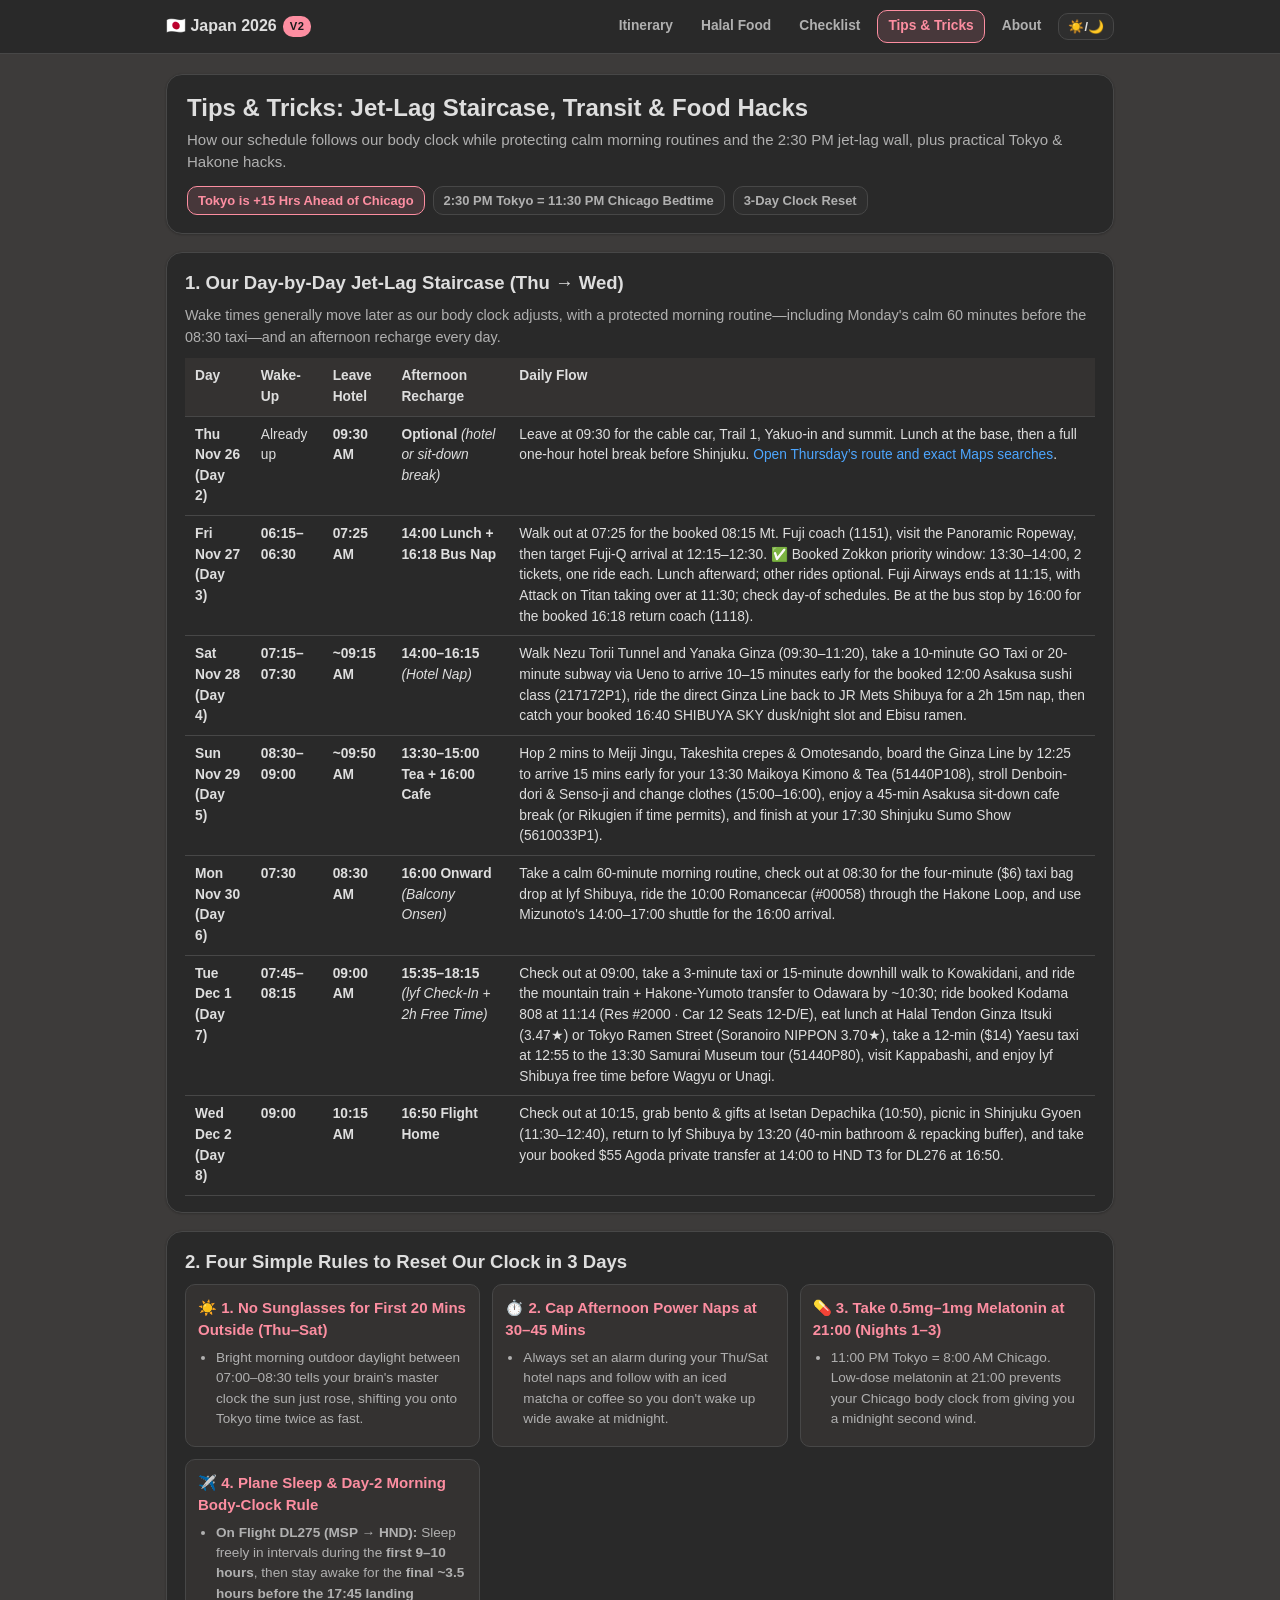
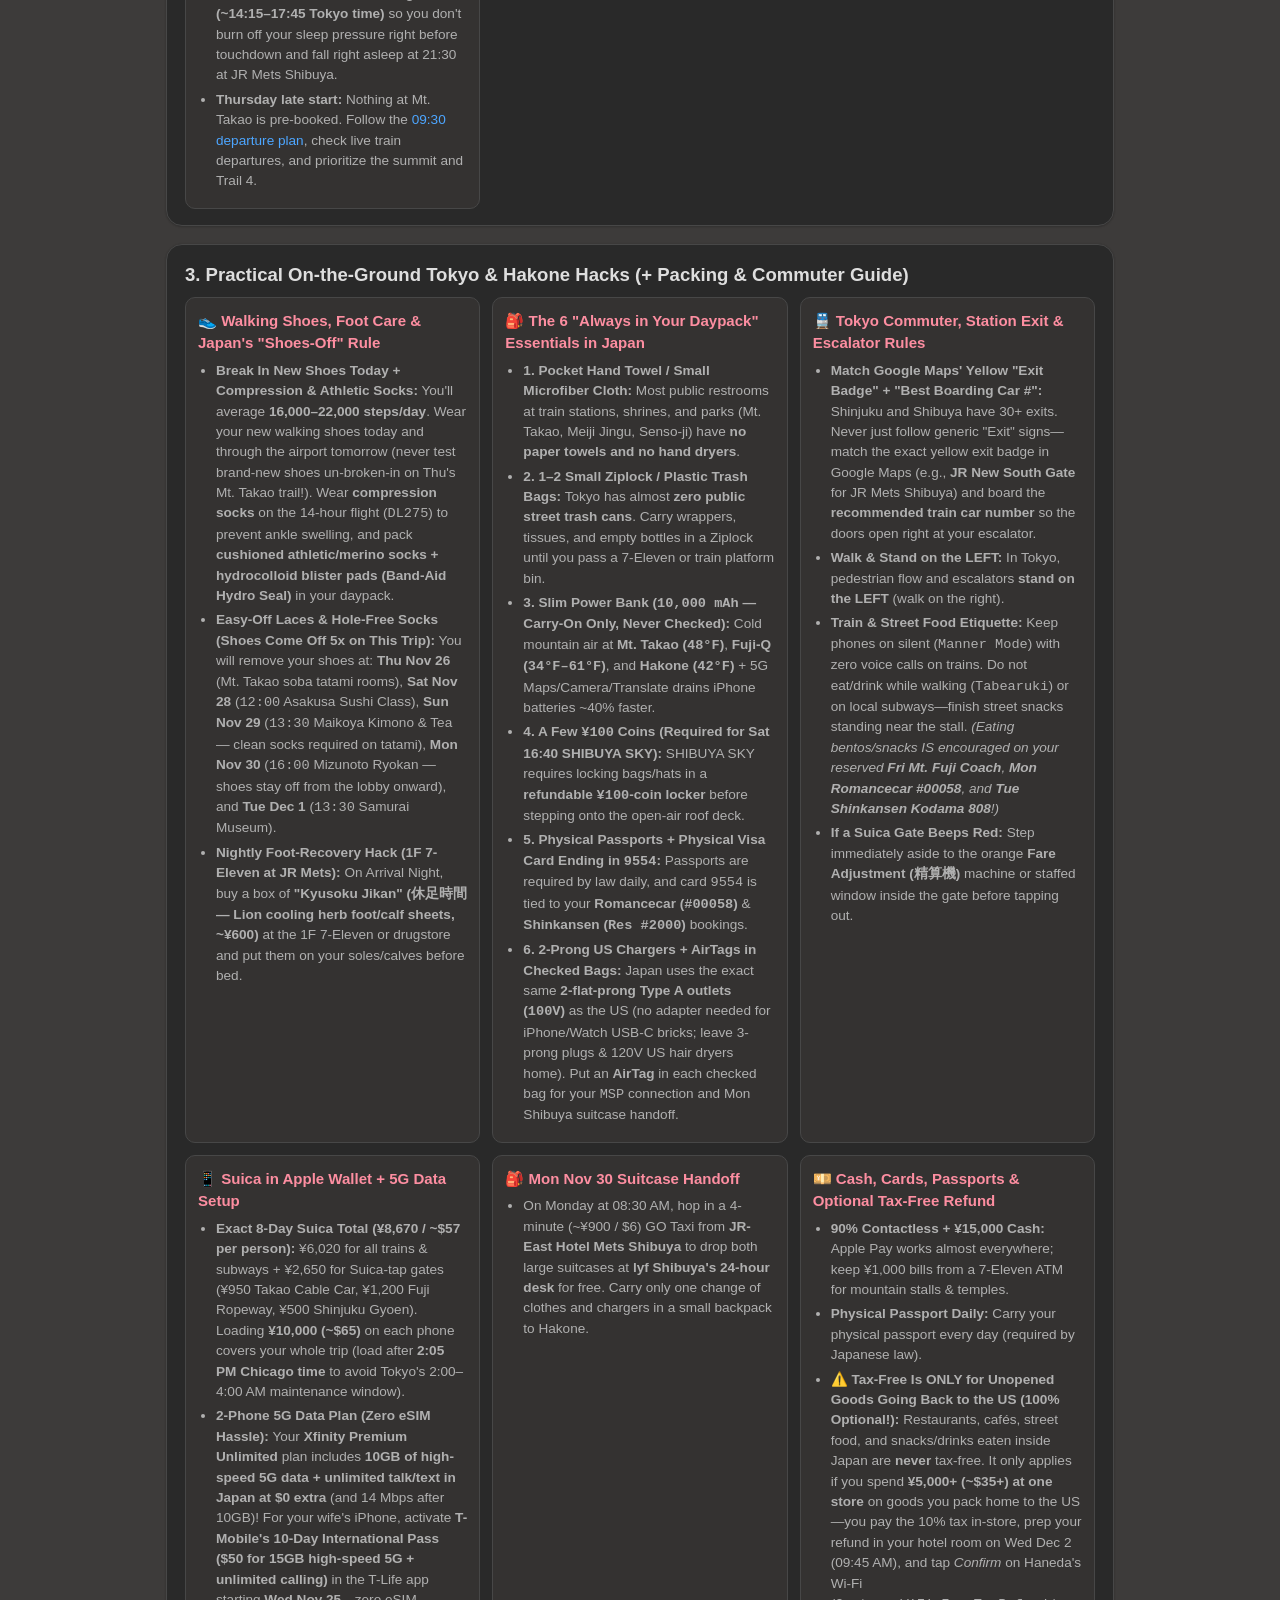
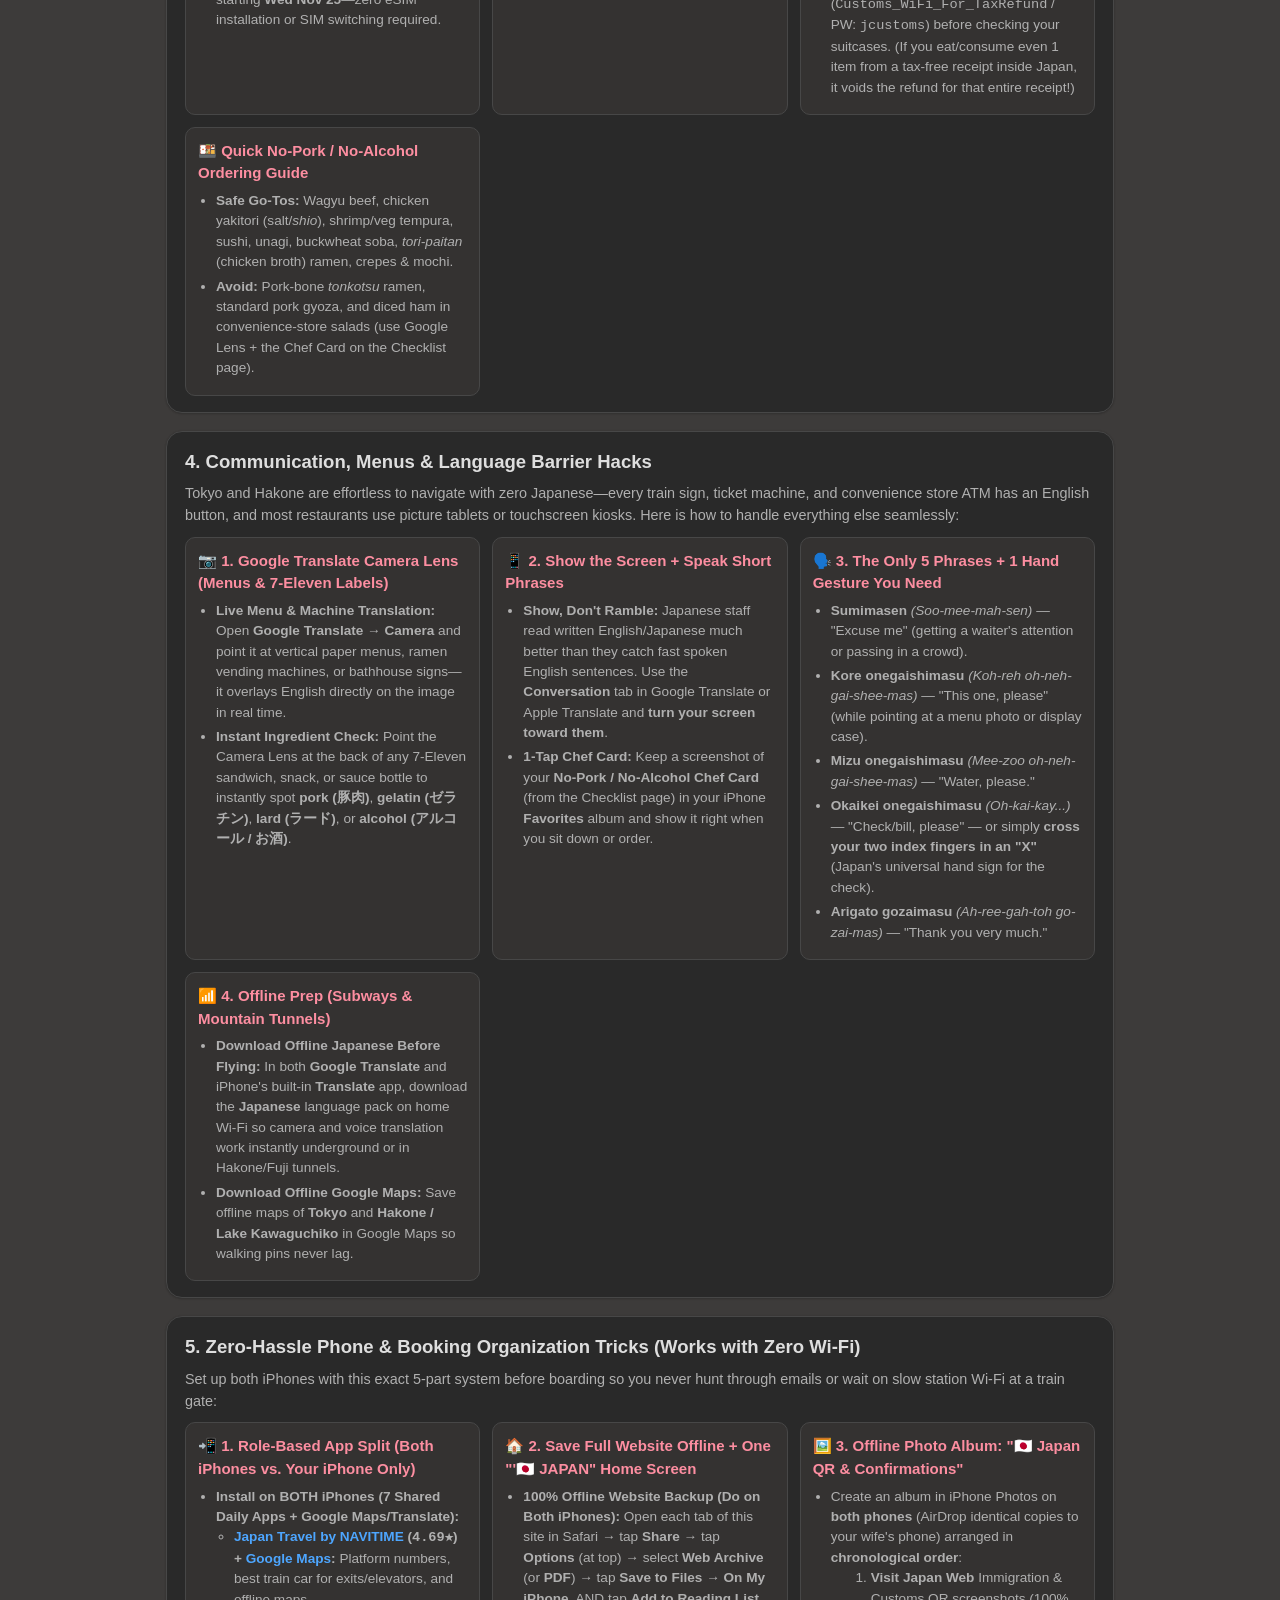
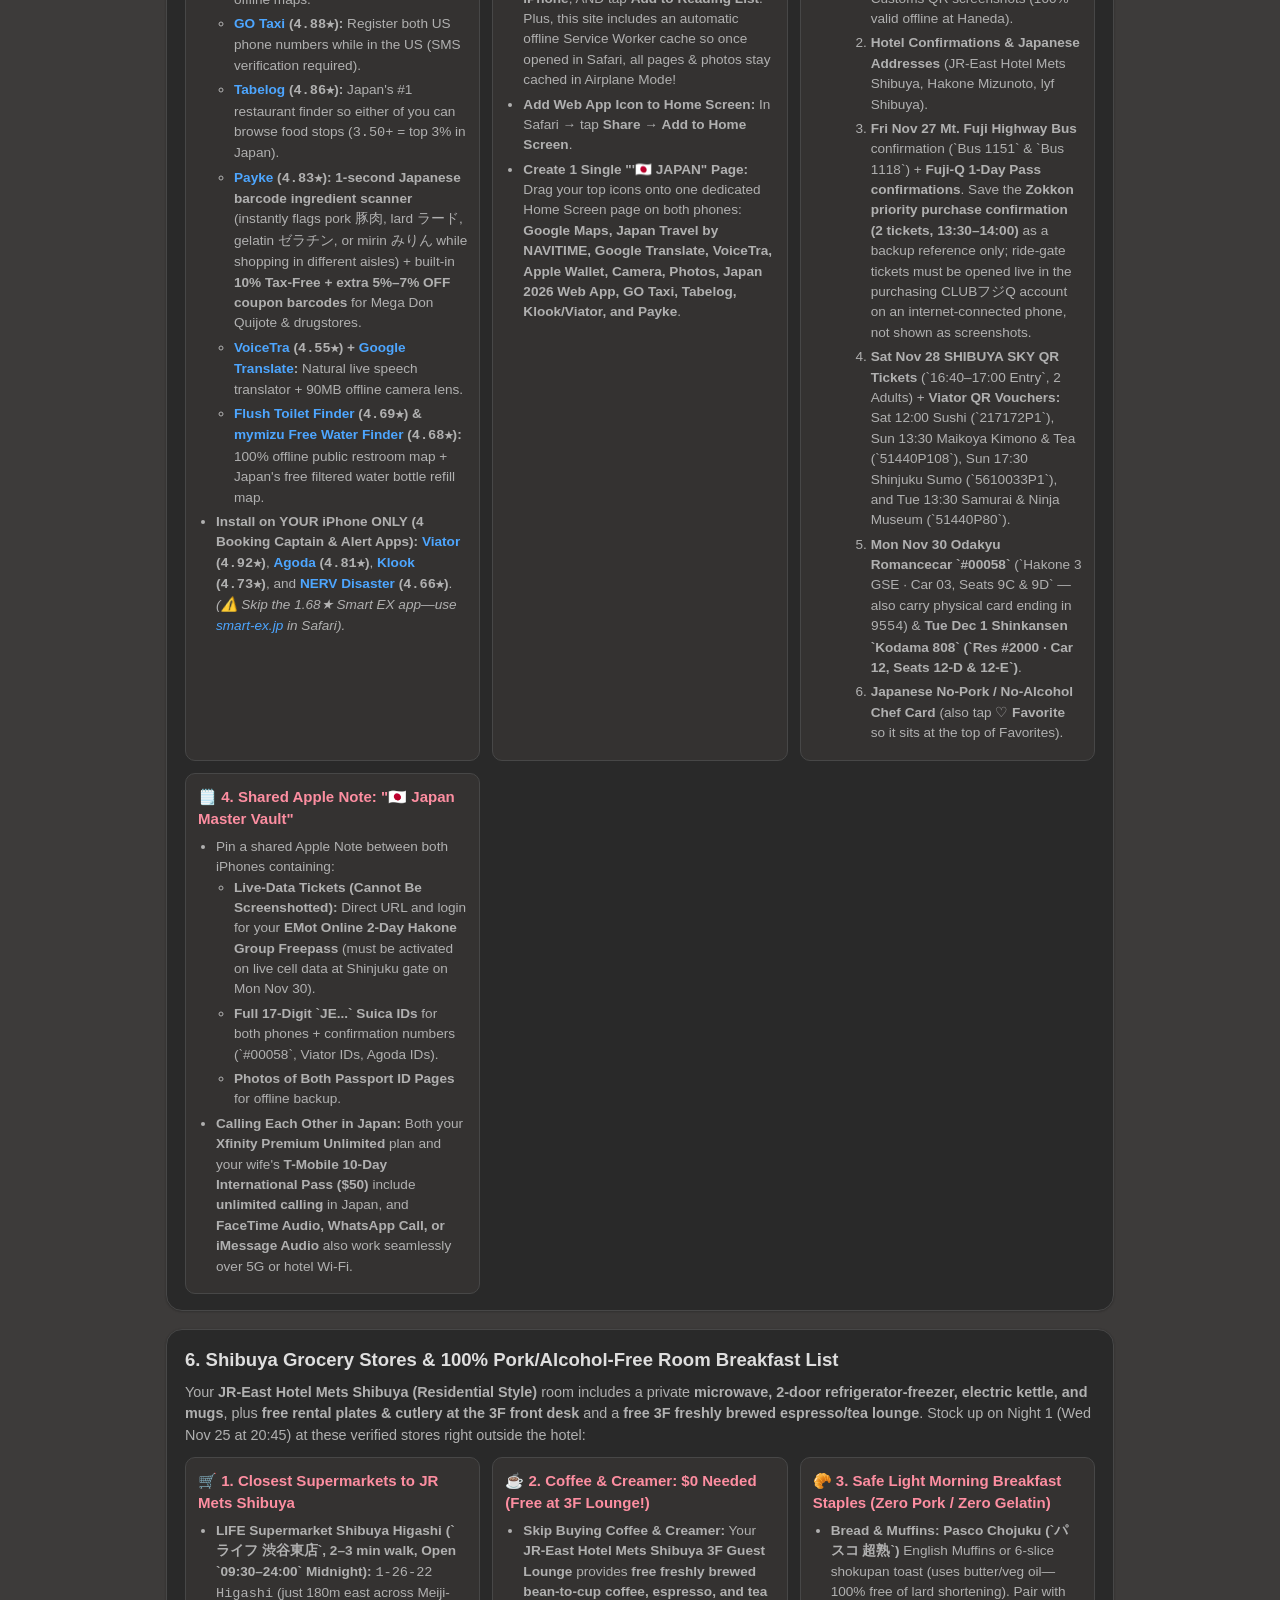
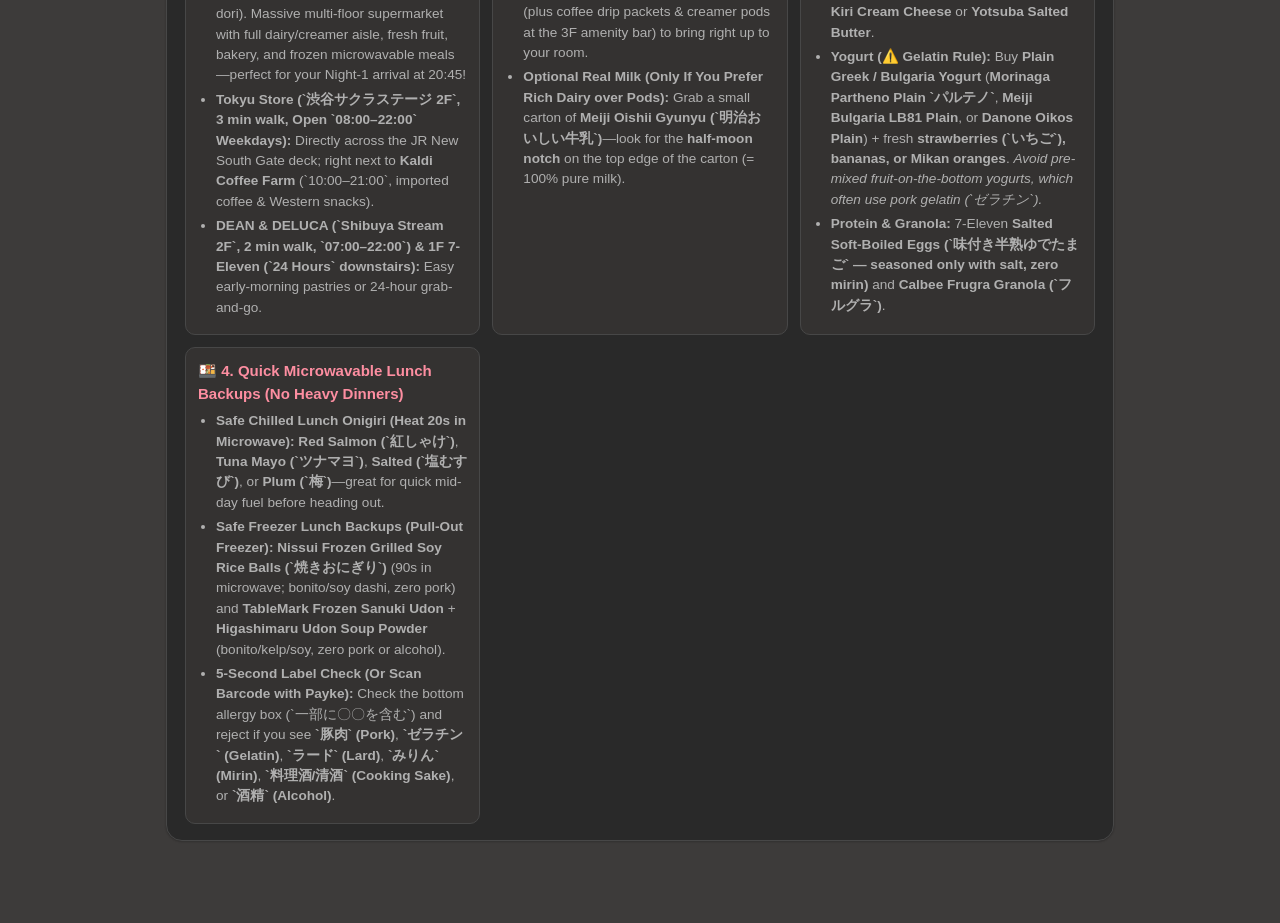
<file: tips.html>
<!DOCTYPE html>
<html lang="en" data-theme="dark">
<head>
  <meta charset="utf-8" />
  <meta name="viewport" content="width=device-width, initial-scale=1" />
  <title>Tips &amp; Tricks (Jet Lag, Transit &amp; Food) — Japan 2026 (v2)</title>
  <script>
  (() => {
    const param = new URLSearchParams(window.location.search).get("scoutTheme");
    const saved = localStorage.getItem("jp_v2_theme");
    const theme =
      param || saved || (window.matchMedia("(prefers-color-scheme: light)").matches ? "dark" : "dark");
    document.documentElement.setAttribute("data-theme", theme);
    if ("serviceWorker" in navigator) {
      window.addEventListener("load", () => {
        navigator.serviceWorker.register("sw.js").catch(() => {});
      });
    }
  })();
</script>
  <link rel="stylesheet" href="styles.css?v=29" />
</head>
<body>
  <header class="top-nav">
  <div class="top-nav-inner">
    <div class="brand">
      <span>🇯🇵 Japan 2026</span>
      <span class="brand-badge">v2</span>
    </div>
    <nav class="nav-links">
      <a class="nav-tab" href="index.html">Itinerary</a>
      <a class="nav-tab" href="halal.html">Halal Food</a>
      <a class="nav-tab" href="checklist.html">Checklist</a>
      <a class="nav-tab active" href="tips.html">Tips &amp; Tricks</a>
      <a class="nav-tab" href="about.html">About</a>
      <button class="theme-btn" id="themeToggle" type="button">☀️/🌙</button>
    </nav>
  </div>
  
</header>

  <main class="container">
    <section class="hero">
      <h1>Tips &amp; Tricks: Jet-Lag Staircase, Transit &amp; Food Hacks</h1>
      <p class="hero-sub">How our schedule follows our body clock while protecting calm morning routines and the 2:30 PM jet-lag wall, plus practical Tokyo &amp; Hakone hacks.</p>
      <div class="pill-row">
        <span class="stat-pill accent">Tokyo is +15 Hrs Ahead of Chicago</span>
        <span class="stat-pill">2:30 PM Tokyo = 11:30 PM Chicago Bedtime</span>
        <span class="stat-pill">3-Day Clock Reset</span>
      </div>
    </section>

    <section class="info-card">
      <h2>1. Our Day-by-Day Jet-Lag Staircase (Thu → Wed)</h2>
      <p>Wake times generally move later as our body clock adjusts, with a protected morning routine—including Monday's calm 60 minutes before the 08:30 taxi—and an afternoon recharge every day.</p>
      <div class="table-wrap">
        <table class="clean-table stack-mobile">
          <thead>
            <tr>
              <th>Day</th>
              <th>Wake-Up</th>
              <th>Leave Hotel</th>
              <th>Afternoon Recharge</th>
              <th>Daily Flow</th>
            </tr>
          </thead>
          <tbody>
            <tr>
              <td><strong>Thu Nov 26 (Day 2)</strong></td>
              <td data-label="Wake-Up">Already up</td>
              <td data-label="Leave Hotel"><strong>09:30 AM</strong></td>
              <td data-label="Afternoon Recharge"><strong>Optional</strong> <em>(hotel or sit-down break)</em></td>
              <td>Leave at 09:30 for the cable car, Trail 1, Yakuo-in and summit. Lunch at the base, then a full one-hour hotel break before Shinjuku. <a href="index.html#day-thu-26">Open Thursday’s route and exact Maps searches</a>.</td>
            </tr>
            <tr>
              <td><strong>Fri Nov 27 (Day 3)</strong></td>
              <td data-label="Wake-Up"><strong>06:15–06:30</strong></td>
              <td data-label="Leave Hotel"><strong>07:25 AM</strong></td>
              <td data-label="Afternoon Recharge"><strong>14:00 Lunch + 16:18 Bus Nap</strong></td>
              <td>Walk out at 07:25 for the booked 08:15 Mt. Fuji coach (1151), visit the Panoramic Ropeway, then target Fuji-Q arrival at 12:15–12:30. ✅ Booked Zokkon priority window: 13:30–14:00, 2 tickets, one ride each. Lunch afterward; other rides optional. Fuji Airways ends at 11:15, with Attack on Titan taking over at 11:30; check day-of schedules. Be at the bus stop by 16:00 for the booked 16:18 return coach (1118).</td>
            </tr>
            <tr>
              <td><strong>Sat Nov 28 (Day 4)</strong></td>
              <td data-label="Wake-Up"><strong>07:15–07:30</strong></td>
              <td data-label="Leave Hotel"><strong>~09:15 AM</strong></td>
              <td data-label="Afternoon Recharge"><strong>14:00–16:15</strong> <em>(Hotel Nap)</em></td>
              <td>Walk Nezu Torii Tunnel and Yanaka Ginza (09:30–11:20), take a 10-minute GO Taxi or 20-minute subway via Ueno to arrive 10–15 minutes early for the booked 12:00 Asakusa sushi class (217172P1), ride the direct Ginza Line back to JR Mets Shibuya for a 2h 15m nap, then catch your booked 16:40 SHIBUYA SKY dusk/night slot and Ebisu ramen.</td>
            </tr>
            <tr>
              <td><strong>Sun Nov 29 (Day 5)</strong></td>
              <td data-label="Wake-Up"><strong>08:30–09:00</strong></td>
              <td data-label="Leave Hotel"><strong>~09:50 AM</strong></td>
              <td data-label="Afternoon Recharge"><strong>13:30–15:00 Tea + 16:00 Cafe</strong></td>
              <td>Hop 2 mins to Meiji Jingu, Takeshita crepes &amp; Omotesando, board the Ginza Line by 12:25 to arrive 15 mins early for your 13:30 Maikoya Kimono &amp; Tea (51440P108), stroll Denboin-dori &amp; Senso-ji and change clothes (15:00–16:00), enjoy a 45-min Asakusa sit-down cafe break (or Rikugien if time permits), and finish at your 17:30 Shinjuku Sumo Show (5610033P1).</td>
            </tr>
            <tr>
              <td><strong>Mon Nov 30 (Day 6)</strong></td>
              <td data-label="Wake-Up"><strong>07:30</strong></td>
              <td data-label="Leave Hotel"><strong>08:30 AM</strong></td>
              <td data-label="Afternoon Recharge"><strong>16:00 Onward</strong> <em>(Balcony Onsen)</em></td>
              <td>Take a calm 60-minute morning routine, check out at 08:30 for the four-minute ($6) taxi bag drop at lyf Shibuya, ride the 10:00 Romancecar (#00058) through the Hakone Loop, and use Mizunoto's 14:00–17:00 shuttle for the 16:00 arrival.</td>
            </tr>
            <tr>
              <td><strong>Tue Dec 1 (Day 7)</strong></td>
              <td data-label="Wake-Up"><strong>07:45–08:15</strong></td>
              <td data-label="Leave Hotel"><strong>09:00 AM</strong></td>
              <td data-label="Afternoon Recharge"><strong>15:35–18:15</strong> <em>(lyf Check-In + 2h Free Time)</em></td>
              <td>Check out at 09:00, take a 3-minute taxi or 15-minute downhill walk to Kowakidani, and ride the mountain train + Hakone-Yumoto transfer to Odawara by ~10:30; ride booked Kodama 808 at 11:14 (Res #2000 · Car 12 Seats 12-D/E), eat lunch at Halal Tendon Ginza Itsuki (3.47★) or Tokyo Ramen Street (Soranoiro NIPPON 3.70★), take a 12-min ($14) Yaesu taxi at 12:55 to the 13:30 Samurai Museum tour (51440P80), visit Kappabashi, and enjoy lyf Shibuya free time before Wagyu or Unagi.</td>
            </tr>
            <tr>
              <td><strong>Wed Dec 2 (Day 8)</strong></td>
              <td data-label="Wake-Up"><strong>09:00</strong></td>
              <td data-label="Leave Hotel"><strong>10:15 AM</strong></td>
              <td data-label="Afternoon Recharge"><strong>16:50 Flight Home</strong></td>
              <td>Check out at 10:15, grab bento &amp; gifts at Isetan Depachika (10:50), picnic in Shinjuku Gyoen (11:30–12:40), return to lyf Shibuya by 13:20 (40-min bathroom &amp; repacking buffer), and take your booked $55 Agoda private transfer at 14:00 to HND T3 for DL276 at 16:50.</td>
            </tr>
          </tbody>
        </table>
      </div>
    </section>

    <section class="info-card">
      <h2>2. Four Simple Rules to Reset Our Clock in 3 Days</h2>
      <div class="grid-2">
        <div class="mini-box">
          <h3>☀️ 1. No Sunglasses for First 20 Mins Outside (Thu–Sat)</h3>
          <ul>
            <li>Bright morning outdoor daylight between 07:00–08:30 tells your brain's master clock the sun just rose, shifting you onto Tokyo time twice as fast.</li>
          </ul>
        </div>
        <div class="mini-box">
          <h3>⏱️ 2. Cap Afternoon Power Naps at 30–45 Mins</h3>
          <ul>
            <li>Always set an alarm during your Thu/Sat hotel naps and follow with an iced matcha or coffee so you don't wake up wide awake at midnight.</li>
          </ul>
        </div>
        <div class="mini-box">
          <h3>💊 3. Take 0.5mg–1mg Melatonin at 21:00 (Nights 1–3)</h3>
          <ul>
            <li>11:00 PM Tokyo = 8:00 AM Chicago. Low-dose melatonin at 21:00 prevents your Chicago body clock from giving you a midnight second wind.</li>
          </ul>
        </div>
          <div class="mini-box">
          <h3>✈️ 4. Plane Sleep &amp; Day-2 Morning Body-Clock Rule</h3>
          <ul>
            <li><strong>On Flight DL275 (MSP → HND):</strong> Sleep freely in intervals during the <strong>first 9–10 hours</strong>, then stay awake for the <strong>final ~3.5 hours before the 17:45 landing (~14:15–17:45 Tokyo time)</strong> so you don't burn off your sleep pressure right before touchdown and fall right asleep at 21:30 at JR Mets Shibuya.</li>
            <li><strong>Thursday late start:</strong> Nothing at Mt. Takao is pre-booked. Follow the <a href="index.html#day-thu-26">09:30 departure plan</a>, check live train departures, and prioritize the summit and Trail 4.</li>
          </ul>
        </div>
      </div>
    </section>

    <section class="info-card" id="packing-commute" style="scroll-margin-top:115px;">
      <h2>3. Practical On-the-Ground Tokyo &amp; Hakone Hacks (+ Packing &amp; Commuter Guide)</h2>
      <div class="grid-2">
        <div class="mini-box">
          <h3>👟 Walking Shoes, Foot Care &amp; Japan's "Shoes-Off" Rule</h3>
          <ul>
            <li><strong>Break In New Shoes Today + Compression &amp; Athletic Socks:</strong> You'll average <strong>16,000–22,000 steps/day</strong>. Wear your new walking shoes today and through the airport tomorrow (never test brand-new shoes un-broken-in on Thu's Mt. Takao trail!). Wear <strong>compression socks</strong> on the 14-hour flight (<code>DL275</code>) to prevent ankle swelling, and pack <strong>cushioned athletic/merino socks + hydrocolloid blister pads (Band-Aid Hydro Seal)</strong> in your daypack.</li>
            <li><strong>Easy-Off Laces &amp; Hole-Free Socks (Shoes Come Off 5x on This Trip):</strong> You will remove your shoes at: <strong>Thu Nov 26</strong> (Mt. Takao soba tatami rooms), <strong>Sat Nov 28</strong> (<code>12:00</code> Asakusa Sushi Class), <strong>Sun Nov 29</strong> (<code>13:30</code> Maikoya Kimono &amp; Tea — clean socks required on tatami), <strong>Mon Nov 30</strong> (<code>16:00</code> Mizunoto Ryokan — shoes stay off from the lobby onward), and <strong>Tue Dec 1</strong> (<code>13:30</code> Samurai Museum).</li>
            <li><strong>Nightly Foot-Recovery Hack (1F 7-Eleven at JR Mets):</strong> On Arrival Night, buy a box of <strong>"Kyusoku Jikan" (<code>休足時間</code> — Lion cooling herb foot/calf sheets, ~¥600)</strong> at the 1F 7-Eleven or drugstore and put them on your soles/calves before bed.</li>
          </ul>
        </div>
        <div class="mini-box">
          <h3>🎒 The 6 "Always in Your Daypack" Essentials in Japan</h3>
          <ul>
            <li><strong>1. Pocket Hand Towel / Small Microfiber Cloth:</strong> Most public restrooms at train stations, shrines, and parks (Mt. Takao, Meiji Jingu, Senso-ji) have <strong>no paper towels and no hand dryers</strong>.</li>
            <li><strong>2. 1–2 Small Ziplock / Plastic Trash Bags:</strong> Tokyo has almost <strong>zero public street trash cans</strong>. Carry wrappers, tissues, and empty bottles in a Ziplock until you pass a 7-Eleven or train platform bin.</li>
            <li><strong>3. Slim Power Bank (<code>10,000 mAh</code> — Carry-On Only, Never Checked):</strong> Cold mountain air at <strong>Mt. Takao (<code>48°F</code>)</strong>, <strong>Fuji-Q (<code>34°F–61°F</code>)</strong>, and <strong>Hakone (<code>42°F</code>)</strong> + 5G Maps/Camera/Translate drains iPhone batteries ~40% faster.</li>
            <li><strong>4. A Few <code>¥100</code> Coins (Required for Sat 16:40 SHIBUYA SKY):</strong> SHIBUYA SKY requires locking bags/hats in a <strong>refundable <code>¥100</code>-coin locker</strong> before stepping onto the open-air roof deck.</li>
            <li><strong>5. Physical Passports + Physical Visa Card Ending in <code>9554</code>:</strong> Passports are required by law daily, and card <code>9554</code> is tied to your <strong>Romancecar (<code>#00058</code>)</strong> &amp; <strong>Shinkansen (<code>Res #2000</code>)</strong> bookings.</li>
            <li><strong>6. 2-Prong US Chargers + AirTags in Checked Bags:</strong> Japan uses the exact same <strong>2-flat-prong Type A outlets (<code>100V</code>)</strong> as the US (no adapter needed for iPhone/Watch USB-C bricks; leave 3-prong plugs &amp; 120V US hair dryers home). Put an <strong>AirTag</strong> in each checked bag for your <code>MSP</code> connection and Mon Shibuya suitcase handoff.</li>
          </ul>
        </div>
        <div class="mini-box">
          <h3>🚆 Tokyo Commuter, Station Exit &amp; Escalator Rules</h3>
          <ul>
            <li><strong>Match Google Maps' Yellow "Exit Badge" + "Best Boarding Car #":</strong> Shinjuku and Shibuya have 30+ exits. Never just follow generic "Exit" signs—match the exact yellow exit badge in Google Maps (e.g., <strong>JR New South Gate</strong> for JR Mets Shibuya) and board the <strong>recommended train car number</strong> so the doors open right at your escalator.</li>
            <li><strong>Walk &amp; Stand on the LEFT:</strong> In Tokyo, pedestrian flow and escalators <strong>stand on the LEFT</strong> (walk on the right).</li>
            <li><strong>Train &amp; Street Food Etiquette:</strong> Keep phones on silent (<code>Manner Mode</code>) with zero voice calls on trains. Do not eat/drink while walking (<code>Tabearuki</code>) or on local subways—finish street snacks standing near the stall. <em>(Eating bentos/snacks IS encouraged on your reserved <strong>Fri Mt. Fuji Coach</strong>, <strong>Mon Romancecar #00058</strong>, and <strong>Tue Shinkansen Kodama 808</strong>!)</em></li>
            <li><strong>If a Suica Gate Beeps Red:</strong> Step immediately aside to the orange <strong>Fare Adjustment (<code>精算機</code>)</strong> machine or staffed window inside the gate before tapping out.</li>
          </ul>
        </div>
        <div class="mini-box">
          <h3>📱 Suica in Apple Wallet + 5G Data Setup</h3>
          <ul>
            <li><strong>Exact 8-Day Suica Total (¥8,670 / ~$57 per person):</strong> ¥6,020 for all trains &amp; subways + ¥2,650 for Suica-tap gates (¥950 Takao Cable Car, ¥1,200 Fuji Ropeway, ¥500 Shinjuku Gyoen). Loading <strong>¥10,000 (~$65)</strong> on each phone covers your whole trip (load after <strong>2:05 PM Chicago time</strong> to avoid Tokyo's 2:00–4:00 AM maintenance window).</li>
            <li><strong>2-Phone 5G Data Plan (Zero eSIM Hassle):</strong> Your <strong>Xfinity Premium Unlimited</strong> plan includes <strong>10GB of high-speed 5G data + unlimited talk/text in Japan at $0 extra</strong> (and 14 Mbps after 10GB)! For your wife's iPhone, activate <strong>T-Mobile's 10-Day International Pass ($50 for 15GB high-speed 5G + unlimited calling)</strong> in the T-Life app starting <strong>Wed Nov 25</strong>—zero eSIM installation or SIM switching required.</li>
          </ul>
        </div>
        <div class="mini-box">
          <h3>🎒 Mon Nov 30 Suitcase Handoff</h3>
          <ul>
            <li>On Monday at 08:30 AM, hop in a 4-minute (~¥900 / $6) GO Taxi from <strong>JR-East Hotel Mets Shibuya</strong> to drop both large suitcases at <strong>lyf Shibuya's 24-hour desk</strong> for free. Carry only one change of clothes and chargers in a small backpack to Hakone.</li>
          </ul>
        </div>
        <div class="mini-box">
          <h3>💴 Cash, Cards, Passports &amp; Optional Tax-Free Refund</h3>
          <ul>
            <li><strong>90% Contactless + ¥15,000 Cash:</strong> Apple Pay works almost everywhere; keep ¥1,000 bills from a 7-Eleven ATM for mountain stalls &amp; temples.</li>
            <li><strong>Physical Passport Daily:</strong> Carry your physical passport every day (required by Japanese law).</li>
            <li><strong>⚠️ Tax-Free Is ONLY for Unopened Goods Going Back to the US (100% Optional!):</strong> Restaurants, cafés, street food, and snacks/drinks eaten inside Japan are <strong>never</strong> tax-free. It only applies if you spend <strong>¥5,000+ (~$35+) at one store</strong> on goods you pack home to the US—you pay the 10% tax in-store, prep your refund in your hotel room on Wed Dec 2 (09:45 AM), and tap <em>Confirm</em> on Haneda's Wi-Fi (<code>Customs_WiFi_For_TaxRefund</code> / PW: <code>jcustoms</code>) before checking your suitcases. (If you eat/consume even 1 item from a tax-free receipt inside Japan, it voids the refund for that entire receipt!)</li>
          </ul>
        </div>
        <div class="mini-box">
          <h3>🍱 Quick No-Pork / No-Alcohol Ordering Guide</h3>
          <ul>
            <li><strong>Safe Go-Tos:</strong> Wagyu beef, chicken yakitori (salt/<em>shio</em>), shrimp/veg tempura, sushi, unagi, buckwheat soba, <em>tori-paitan</em> (chicken broth) ramen, crepes &amp; mochi.</li>
            <li><strong>Avoid:</strong> Pork-bone <em>tonkotsu</em> ramen, standard pork gyoza, and diced ham in convenience-store salads (use Google Lens + the Chef Card on the Checklist page).</li>
          </ul>
        </div>
      </div>
    </section>

    <section class="info-card">
      <h2>4. Communication, Menus &amp; Language Barrier Hacks</h2>
      <p>Tokyo and Hakone are effortless to navigate with zero Japanese—every train sign, ticket machine, and convenience store ATM has an English button, and most restaurants use picture tablets or touchscreen kiosks. Here is how to handle everything else seamlessly:</p>
      <div class="grid-2">
        <div class="mini-box">
          <h3>📷 1. Google Translate Camera Lens (Menus &amp; 7-Eleven Labels)</h3>
          <ul>
            <li><strong>Live Menu &amp; Machine Translation:</strong> Open <strong>Google Translate → Camera</strong> and point it at vertical paper menus, ramen vending machines, or bathhouse signs—it overlays English directly on the image in real time.</li>
            <li><strong>Instant Ingredient Check:</strong> Point the Camera Lens at the back of any 7-Eleven sandwich, snack, or sauce bottle to instantly spot <strong>pork (豚肉)</strong>, <strong>gelatin (ゼラチン)</strong>, <strong>lard (ラード)</strong>, or <strong>alcohol (アルコール / お酒)</strong>.</li>
          </ul>
        </div>
        <div class="mini-box">
          <h3>📱 2. Show the Screen + Speak Short Phrases</h3>
          <ul>
            <li><strong>Show, Don't Ramble:</strong> Japanese staff read written English/Japanese much better than they catch fast spoken English sentences. Use the <strong>Conversation</strong> tab in Google Translate or Apple Translate and <strong>turn your screen toward them</strong>.</li>
            <li><strong>1-Tap Chef Card:</strong> Keep a screenshot of your <strong>No-Pork / No-Alcohol Chef Card</strong> (from the Checklist page) in your iPhone <strong>Favorites</strong> album and show it right when you sit down or order.</li>
          </ul>
        </div>
        <div class="mini-box">
          <h3>🗣️ 3. The Only 5 Phrases + 1 Hand Gesture You Need</h3>
          <ul>
            <li><strong>Sumimasen</strong> <em>(Soo-mee-mah-sen)</em> — "Excuse me" (getting a waiter's attention or passing in a crowd).</li>
            <li><strong>Kore onegaishimasu</strong> <em>(Koh-reh oh-neh-gai-shee-mas)</em> — "This one, please" (while pointing at a menu photo or display case).</li>
            <li><strong>Mizu onegaishimasu</strong> <em>(Mee-zoo oh-neh-gai-shee-mas)</em> — "Water, please."</li>
            <li><strong>Okaikei onegaishimasu</strong> <em>(Oh-kai-kay...)</em> — "Check/bill, please" — or simply <strong>cross your two index fingers in an "X"</strong> (Japan's universal hand sign for the check).</li>
            <li><strong>Arigato gozaimasu</strong> <em>(Ah-ree-gah-toh go-zai-mas)</em> — "Thank you very much."</li>
          </ul>
        </div>
        <div class="mini-box">
          <h3>📶 4. Offline Prep (Subways &amp; Mountain Tunnels)</h3>
          <ul>
            <li><strong>Download Offline Japanese Before Flying:</strong> In both <strong>Google Translate</strong> and iPhone's built-in <strong>Translate</strong> app, download the <strong>Japanese</strong> language pack on home Wi-Fi so camera and voice translation work instantly underground or in Hakone/Fuji tunnels.</li>
            <li><strong>Download Offline Google Maps:</strong> Save offline maps of <strong>Tokyo</strong> and <strong>Hakone / Lake Kawaguchiko</strong> in Google Maps so walking pins never lag.</li>
          </ul>
        </div>
      </div>
    </section>

    <section class="info-card" id="phone-organization">
      <h2>5. Zero-Hassle Phone &amp; Booking Organization Tricks (Works with Zero Wi-Fi)</h2>
      <p>Set up both iPhones with this exact 5-part system before boarding so you never hunt through emails or wait on slow station Wi-Fi at a train gate:</p>
      <div class="grid-2">
        <div class="mini-box">
          <h3>📲 1. Role-Based App Split (Both iPhones vs. Your iPhone Only)</h3>
          <ul>
            <li><strong>Install on BOTH iPhones (7 Shared Daily Apps + Google Maps/Translate):</strong>
              <ul>
                <li><strong><a href="https://apps.apple.com/us/app/japan-travel-smart-transit/id686373726" target="_blank" rel="noopener">Japan Travel by NAVITIME</a> (<code>4.69★</code>) + <a href="https://apps.apple.com/us/app/google-maps/id585027354" target="_blank" rel="noopener">Google Maps</a>:</strong> Platform numbers, best train car for exits/elevators, and offline maps.</li>
                <li><strong><a href="https://apps.apple.com/us/app/go-taxi-app-for-japan-visit/id1254341709" target="_blank" rel="noopener">GO Taxi</a> (<code>4.88★</code>):</strong> Register both US phone numbers while in the US (SMS verification required).</li>
                <li><strong><a href="https://apps.apple.com/us/app/tabelog-food-guide-in-japan/id6752922875" target="_blank" rel="noopener">Tabelog</a> (<code>4.86★</code>):</strong> Japan's #1 restaurant finder so either of you can browse food stops (<code>3.50+</code> = top 3% in Japan).</li>
                <li><strong><a href="https://apps.apple.com/us/app/payke-save-on-your-japan-trip/id1040452788" target="_blank" rel="noopener">Payke</a> (<code>4.83★</code>):</strong> <strong>1-second Japanese barcode ingredient scanner</strong> (instantly flags pork <code>豚肉</code>, lard <code>ラード</code>, gelatin <code>ゼラチン</code>, or mirin <code>みりん</code> while shopping in different aisles) + built-in <strong>10% Tax-Free + extra 5%–7% OFF coupon barcodes</strong> for Mega Don Quijote &amp; drugstores.</li>
                <li><strong><a href="https://apps.apple.com/us/app/voicetra/id581137577" target="_blank" rel="noopener">VoiceTra</a> (<code>4.55★</code>) + <a href="https://apps.apple.com/us/app/google-translate/id414706506" target="_blank" rel="noopener">Google Translate</a>:</strong> Natural live speech translator + 90MB offline camera lens.</li>
                <li><strong><a href="https://apps.apple.com/us/app/flush-toilet-finder-map/id955254528" target="_blank" rel="noopener">Flush Toilet Finder</a> (<code>4.69★</code>) &amp; <a href="https://apps.apple.com/us/app/mymizu/id1480535233" target="_blank" rel="noopener">mymizu Free Water Finder</a> (<code>4.68★</code>):</strong> 100% offline public restroom map + Japan's free filtered water bottle refill map.</li>
              </ul>
            </li>
            <li><strong>Install on YOUR iPhone ONLY (4 Booking Captain &amp; Alert Apps):</strong> <strong><a href="https://apps.apple.com/us/app/viator-tours-attractions/id434832826" target="_blank" rel="noopener">Viator</a> (<code>4.92★</code>)</strong>, <strong><a href="https://apps.apple.com/us/app/agoda-cheap-flights-hotels/id440676901" target="_blank" rel="noopener">Agoda</a> (<code>4.81★</code>)</strong>, <strong><a href="https://apps.apple.com/us/app/klook-travel-activities/id961850126" target="_blank" rel="noopener">Klook</a> (<code>4.73★</code>)</strong>, and <strong><a href="https://apps.apple.com/us/app/nerv-disaster-prevention/id1472338480" target="_blank" rel="noopener">NERV Disaster</a> (<code>4.66★</code>)</strong>. <em>(⚠️ Skip the 1.68★ Smart EX app—use <a href="https://smart-ex.jp/en/index.php" target="_blank" rel="noopener">smart-ex.jp</a> in Safari).</em></li>
          </ul>
        </div>
        <div class="mini-box">
          <h3>🏠 2. Save Full Website Offline + One "'🇯🇵 JAPAN" Home Screen</h3>
          <ul>
            <li><strong>100% Offline Website Backup (Do on Both iPhones):</strong> Open each tab of this site in Safari → tap <strong>Share</strong> → tap <strong>Options</strong> (at top) → select <strong>Web Archive</strong> (or <strong>PDF</strong>) → tap <strong>Save to Files → On My iPhone</strong>, AND tap <strong>Add to Reading List</strong>. Plus, this site includes an automatic offline Service Worker cache so once opened in Safari, all pages &amp; photos stay cached in Airplane Mode!</li>
            <li><strong>Add Web App Icon to Home Screen:</strong> In Safari → tap <strong>Share</strong> → <strong>Add to Home Screen</strong>.</li>
            <li><strong>Create 1 Single "'🇯🇵 JAPAN" Page:</strong> Drag your top icons onto one dedicated Home Screen page on both phones: <strong>Google Maps, Japan Travel by NAVITIME, Google Translate, VoiceTra, Apple Wallet, Camera, Photos, Japan 2026 Web App, GO Taxi, Tabelog, Klook/Viator, and Payke</strong>.</li>
          </ul>
        </div>
        <div class="mini-box">
          <h3>🖼️ 3. Offline Photo Album: "🇯🇵 Japan QR &amp; Confirmations"</h3>
          <ul>
            <li>Create an album in iPhone Photos on <strong>both phones</strong> (AirDrop identical copies to your wife's phone) arranged in <strong>chronological order</strong>:
              <ol>
                <li><strong>Visit Japan Web</strong> Immigration &amp; Customs QR screenshots (100% valid offline at Haneda).</li>
                <li><strong>Hotel Confirmations &amp; Japanese Addresses</strong> (JR-East Hotel Mets Shibuya, Hakone Mizunoto, lyf Shibuya).</li>
                <li><strong>Fri Nov 27 Mt. Fuji Highway Bus</strong> confirmation (`Bus 1151` &amp; `Bus 1118`) + <strong>Fuji-Q 1-Day Pass confirmations</strong>. Save the <strong>Zokkon priority purchase confirmation (2 tickets, 13:30–14:00)</strong> as a backup reference only; ride-gate tickets must be opened live in the purchasing CLUBフジQ account on an internet-connected phone, not shown as screenshots.</li>
                <li><strong>Sat Nov 28 SHIBUYA SKY QR Tickets</strong> (`16:40–17:00 Entry`, 2 Adults) + <strong>Viator QR Vouchers:</strong> Sat 12:00 Sushi (`217172P1`), Sun 13:30 Maikoya Kimono &amp; Tea (`51440P108`), Sun 17:30 Shinjuku Sumo (`5610033P1`), and Tue 13:30 Samurai &amp; Ninja Museum (`51440P80`).</li>
                <li><strong>Mon Nov 30 Odakyu Romancecar `#00058`</strong> (`Hakone 3 GSE · Car 03, Seats 9C &amp; 9D` — also carry physical card ending in <code>9554</code>) &amp; <strong>Tue Dec 1 Shinkansen `Kodama 808` (`Res #2000 · Car 12, Seats 12-D &amp; 12-E`)</strong>.</li>
                <li><strong>Japanese No-Pork / No-Alcohol Chef Card</strong> (also tap ♡ <strong>Favorite</strong> so it sits at the top of Favorites).</li>
              </ol>
            </li>
          </ul>
        </div>
        <div class="mini-box">
          <h3>🗒️ 4. Shared Apple Note: "🇯🇵 Japan Master Vault"</h3>
          <ul>
            <li>Pin a shared Apple Note between both iPhones containing:
              <ul>
                <li><strong>Live-Data Tickets (Cannot Be Screenshotted):</strong> Direct URL and login for your <strong>EMot Online 2-Day Hakone Group Freepass</strong> (must be activated on live cell data at Shinjuku gate on Mon Nov 30).</li>
                <li><strong>Full 17-Digit `JE...` Suica IDs</strong> for both phones + confirmation numbers (`#00058`, Viator IDs, Agoda IDs).</li>
                <li><strong>Photos of Both Passport ID Pages</strong> for offline backup.</li>
              </ul>
            </li>
            <li><strong>Calling Each Other in Japan:</strong> Both your <strong>Xfinity Premium Unlimited</strong> plan and your wife's <strong>T-Mobile 10-Day International Pass ($50)</strong> include <strong>unlimited calling</strong> in Japan, and <strong>FaceTime Audio, WhatsApp Call, or iMessage Audio</strong> also work seamlessly over 5G or hotel Wi-Fi.</li>
          </ul>
        </div>
      </div>
    </section>

    <section class="info-card" id="grocery-guide">
      <h2>6. Shibuya Grocery Stores &amp; 100% Pork/Alcohol-Free Room Breakfast List</h2>
      <p>Your <strong>JR-East Hotel Mets Shibuya (Residential Style)</strong> room includes a private <strong>microwave, 2-door refrigerator-freezer, electric kettle, and mugs</strong>, plus <strong>free rental plates &amp; cutlery at the 3F front desk</strong> and a <strong>free 3F freshly brewed espresso/tea lounge</strong>. Stock up on Night 1 (Wed Nov 25 at 20:45) at these verified stores right outside the hotel:</p>
      <div class="grid-2">
        <div class="mini-box">
          <h3>🛒 1. Closest Supermarkets to JR Mets Shibuya</h3>
          <ul>
            <li><strong>LIFE Supermarket Shibuya Higashi (`ライフ 渋谷東店`, 2–3 min walk, Open `09:30–24:00` Midnight):</strong> <code>1-26-22 Higashi</code> (just 180m east across Meiji-dori). Massive multi-floor supermarket with full dairy/creamer aisle, fresh fruit, bakery, and frozen microwavable meals—perfect for your Night-1 arrival at 20:45!</li>
            <li><strong>Tokyu Store (`渋谷サクラステージ 2F`, 3 min walk, Open `08:00–22:00` Weekdays):</strong> Directly across the JR New South Gate deck; right next to <strong>Kaldi Coffee Farm</strong> (`10:00–21:00`, imported coffee &amp; Western snacks).</li>
            <li><strong>DEAN &amp; DELUCA (`Shibuya Stream 2F`, 2 min walk, `07:00–22:00`) &amp; 1F 7-Eleven (`24 Hours` downstairs):</strong> Easy early-morning pastries or 24-hour grab-and-go.</li>
          </ul>
        </div>
        <div class="mini-box">
          <h3>☕ 2. Coffee &amp; Creamer: $0 Needed (Free at 3F Lounge!)</h3>
          <ul>
            <li><strong>Skip Buying Coffee &amp; Creamer:</strong> Your <strong>JR-East Hotel Mets Shibuya 3F Guest Lounge</strong> provides <strong>free freshly brewed bean-to-cup coffee, espresso, and tea</strong> (plus coffee drip packets &amp; creamer pods at the 3F amenity bar) to bring right up to your room.</li>
            <li><strong>Optional Real Milk (Only If You Prefer Rich Dairy over Pods):</strong> Grab a small carton of <strong>Meiji Oishii Gyunyu (`明治おいしい牛乳`)</strong>—look for the <strong>half-moon notch</strong> on the top edge of the carton (= 100% pure milk).</li>
          </ul>
        </div>
        <div class="mini-box">
          <h3>🥐 3. Safe Light Morning Breakfast Staples (Zero Pork / Zero Gelatin)</h3>
          <ul>
            <li><strong>Bread &amp; Muffins:</strong> <strong>Pasco Chojuku (`パスコ 超熟`)</strong> English Muffins or 6-slice shokupan toast (uses butter/veg oil—100% free of lard shortening). Pair with <strong>Kiri Cream Cheese</strong> or <strong>Yotsuba Salted Butter</strong>.</li>
            <li><strong>Yogurt (⚠️ Gelatin Rule):</strong> Buy <strong>Plain Greek / Bulgaria Yogurt</strong> (<strong>Morinaga Partheno Plain `パルテノ`</strong>, <strong>Meiji Bulgaria LB81 Plain</strong>, or <strong>Danone Oikos Plain</strong>) + fresh <strong>strawberries (`いちご`), bananas, or Mikan oranges</strong>. <em>Avoid pre-mixed fruit-on-the-bottom yogurts, which often use pork gelatin (`ゼラチン`).</em></li>
            <li><strong>Protein &amp; Granola:</strong> 7-Eleven <strong>Salted Soft-Boiled Eggs (`味付き半熟ゆでたまご` — seasoned only with salt, zero mirin)</strong> and <strong>Calbee Frugra Granola (`フルグラ`)</strong>.</li>
          </ul>
        </div>
        <div class="mini-box">
          <h3>🍱 4. Quick Microwavable Lunch Backups (No Heavy Dinners)</h3>
          <ul>
            <li><strong>Safe Chilled Lunch Onigiri (Heat 20s in Microwave):</strong> <strong>Red Salmon (`紅しゃけ`)</strong>, <strong>Tuna Mayo (`ツナマヨ`)</strong>, <strong>Salted (`塩むすび`)</strong>, or <strong>Plum (`梅`)</strong>—great for quick mid-day fuel before heading out.</li>
            <li><strong>Safe Freezer Lunch Backups (Pull-Out Freezer):</strong> <strong>Nissui Frozen Grilled Soy Rice Balls (`焼きおにぎり`)</strong> (90s in microwave; bonito/soy dashi, zero pork) and <strong>TableMark Frozen Sanuki Udon</strong> + <strong>Higashimaru Udon Soup Powder</strong> (bonito/kelp/soy, zero pork or alcohol).</li>
            <li><strong>5-Second Label Check (Or Scan Barcode with Payke):</strong> Check the bottom allergy box (`一部に〇〇を含む`) and reject if you see <strong>`豚肉` (Pork)</strong>, <strong>`ゼラチン` (Gelatin)</strong>, <strong>`ラード` (Lard)</strong>, <strong>`みりん` (Mirin)</strong>, <strong>`料理酒/清酒` (Cooking Sake)</strong>, or <strong>`酒精` (Alcohol)</strong>.</li>
          </ul>
        </div>
      </div>
    </section>
  </main>

  <script>
    document.getElementById("themeToggle").addEventListener("click", () => {
      const cur = document.documentElement.getAttribute("data-theme") === "dark" ? "light" : "dark";
      document.documentElement.setAttribute("data-theme", cur);
      localStorage.setItem("jp_v2_theme", cur);
    });
  </script>
</body>
</html>
</file>
<file: styles.css>
/* Clawpilot Mandatory Theme Variables + Streamlined Day Showcase & Bulleted Schedule Layout */
:root {
  color-scheme: light;
  --cp-bg: #f7f4ef;
  --cp-bg-elevated: #fcfbf8;
  --cp-surface: #ffffff;
  --cp-surface-soft: #f5f5f5;
  --cp-border: #dedede;
  --cp-border-strong: #919191;
  --cp-text: #242424;
  --cp-text-muted: #5c5c5c;
  --cp-text-soft: #6f6f6f;
  --cp-accent: #b11f4b;
  --cp-accent-hover: #9a1a41;
  --cp-accent-soft: rgba(177, 31, 75, 0.08);
  --cp-accent-fg: #ffffff;
  --cp-success: #16a34a;
  --cp-danger: #dc2626;
  --cp-warning: #f59e0b;
  --cp-link: #0078d4;
  --cp-shadow: 0 18px 48px rgba(0, 0, 0, 0.12);
  --cp-overlay: rgba(255, 255, 255, 0.8);
  --cp-panel: rgba(255, 255, 255, 0.86);
  --cp-panel-strong: rgba(255, 255, 255, 0.96);
  --cp-sheen: rgba(255, 255, 255, 0.55);
  --cp-highlight: rgba(177, 31, 75, 0.12);
}
html[data-theme="dark"] {
  color-scheme: dark;
  --cp-bg: #3d3b3a;
  --cp-bg-elevated: #343231;
  --cp-surface: #292929;
  --cp-surface-soft: #2e2e2e;
  --cp-border: #474747;
  --cp-border-strong: #5f5f5f;
  --cp-text: #dedede;
  --cp-text-muted: #919191;
  --cp-text-soft: #b0b0b0;
  --cp-accent: #fd8ea1;
  --cp-accent-hover: #fb7b91;
  --cp-accent-soft: rgba(253, 142, 161, 0.14);
  --cp-accent-fg: #1a1a1a;
  --cp-success: #4ade80;
  --cp-danger: #f87171;
  --cp-warning: #fbbf24;
  --cp-link: #4da6ff;
  --cp-shadow: 0 18px 48px rgba(0, 0, 0, 0.32);
  --cp-overlay: rgba(41, 41, 41, 0.88);
  --cp-panel: rgba(41, 41, 41, 0.72);
  --cp-panel-strong: rgba(41, 41, 41, 0.96);
  --cp-sheen: rgba(255, 255, 255, 0.04);
  --cp-highlight: rgba(253, 142, 161, 0.12);
}

.friday-plans {
  border: 0;
  margin: 16px 0 0;
  padding: 0;
  min-width: 0;
}
.friday-plans legend {
  font-weight: 700;
  margin-bottom: 8px;
}
.friday-plans input {
  position: absolute;
  opacity: 0;
}
.friday-plans label {
  display: inline-block;
  cursor: pointer;
  border: 1px solid var(--cp-border-strong);
  border-radius: 0.625rem;
  padding: 8px 12px;
  margin: 0 4px 8px 0;
  background: var(--cp-surface);
  color: var(--cp-text);
}
.friday-plans input:checked + label {
  background: var(--cp-accent);
  border-color: var(--cp-accent);
  color: var(--cp-accent-fg);
  font-weight: 700;
}
.friday-plans input:focus-visible + label {
  outline: 3px solid var(--cp-link);
  outline-offset: 2px;
}
.friday-alternative-panel,
#friday-alternative:checked ~ .friday-original-panel {
  display: none;
}
#friday-alternative:checked ~ .friday-alternative-panel {
  display: block;
}

*, *::before, *::after {
  box-sizing: border-box;
}

html {
  scroll-behavior: smooth;
}

body {
  margin: 0;
  background: var(--cp-bg);
  color: var(--cp-text);
  font-family: "Segoe UI", Aptos, Calibri, -apple-system, BlinkMacSystemFont, sans-serif;
  line-height: 1.5;
  -webkit-font-smoothing: antialiased;
  overflow-x: clip;
  overflow-wrap: break-word;
}

a {
  color: var(--cp-link);
  text-decoration: none;
}
a:hover {
  text-decoration: underline;
}

/* Sticky Top Navigation */
.top-nav {
  position: sticky;
  top: 0;
  z-index: 50;
  background: var(--cp-panel-strong);
  border-bottom: 1px solid var(--cp-border);
  backdrop-filter: blur(8px);
}
.top-nav-inner {
  max-width: 980px;
  margin: 0 auto;
  padding: 10px 16px;
  display: flex;
  align-items: center;
  justify-content: space-between;
  gap: 8px;
  flex-wrap: wrap;
}
.brand {
  font-weight: 700;
  font-size: 1rem;
  color: var(--cp-text);
  display: flex;
  align-items: center;
  gap: 6px;
}
.brand-badge {
  background: var(--cp-accent);
  color: var(--cp-accent-fg);
  font-size: 0.7rem;
  font-weight: 700;
  padding: 2px 7px;
  border-radius: 0.625rem;
  letter-spacing: 0.04em;
  text-transform: uppercase;
}
.nav-links {
  display: flex;
  align-items: center;
  gap: 6px;
  flex-wrap: wrap;
}
.nav-tab {
  padding: 5px 10px;
  border-radius: 0.625rem;
  font-size: 0.86rem;
  font-weight: 600;
  color: var(--cp-text-soft);
  border: 1px solid transparent;
}
.nav-tab:hover {
  text-decoration: none;
  color: var(--cp-text);
  background: var(--cp-surface-soft);
}
.nav-tab.active {
  background: var(--cp-accent-soft);
  color: var(--cp-accent);
  border-color: var(--cp-accent);
}
.theme-btn {
  background: var(--cp-surface-soft);
  color: var(--cp-text);
  border: 1px solid var(--cp-border);
  padding: 5px 9px;
  border-radius: 0.625rem;
  font-size: 0.8rem;
  font-weight: 600;
  cursor: pointer;
}

/* Day Jump Bar */
.day-bar {
  background: var(--cp-bg-elevated);
  border-top: 1px solid var(--cp-border);
  overflow-x: auto;
  white-space: nowrap;
  -webkit-overflow-scrolling: touch;
}
.day-bar-inner {
  max-width: 980px;
  margin: 0 auto;
  padding: 8px 16px;
  display: flex;
  gap: 8px;
}
.day-pill {
  display: inline-block;
  padding: 6px 12px;
  border-radius: 0.625rem;
  background: var(--cp-surface);
  border: 1px solid var(--cp-border);
  color: var(--cp-text);
  font-size: 0.84rem;
  font-weight: 600;
}
.day-pill:hover {
  border-color: var(--cp-accent);
  color: var(--cp-accent);
  text-decoration: none;
}

/* Main Container */
.container {
  max-width: 980px;
  margin: 0 auto;
  padding: 20px 16px 64px;
}

/* Hero Banner */
.hero {
  background: var(--cp-surface);
  border: 1px solid var(--cp-border);
  border-radius: 16px;
  padding: 18px 20px;
  margin-bottom: 18px;
  box-shadow: 0 0 2px rgba(0,0,0,0.12), 0 1px 2px rgba(0,0,0,0.14);
}
.hero h1 {
  margin: 0 0 6px;
  font-size: 1.5rem;
  line-height: 1.25;
}
.hero-sub {
  margin: 0 0 12px;
  color: var(--cp-text-soft);
  font-size: 0.94rem;
}
.pill-row {
  display: flex;
  flex-wrap: wrap;
  gap: 8px;
}
.stat-pill {
  background: var(--cp-surface-soft);
  border: 1px solid var(--cp-border);
  border-radius: 0.625rem;
  padding: 4px 10px;
  font-size: 0.81rem;
  color: var(--cp-text-soft);
  font-weight: 600;
}
.stat-pill.accent {
  background: var(--cp-accent-soft);
  color: var(--cp-accent);
  border-color: var(--cp-accent);
}

/* Section Headers */
.section-head {
  display: flex;
  align-items: baseline;
  justify-content: space-between;
  gap: 12px;
  flex-wrap: wrap;
  margin: 24px 0 12px;
}
.section-head h2 {
  margin: 0;
  font-size: 1.24rem;
}
.section-meta {
  font-size: 0.84rem;
  color: var(--cp-text-muted);
}

/* Checklist Cards */
.chk-group {
  background: var(--cp-surface);
  border: 1px solid var(--cp-border);
  border-radius: 16px;
  margin-bottom: 12px;
  overflow: hidden;
  box-shadow: 0 0 2px rgba(0,0,0,0.12), 0 1px 2px rgba(0,0,0,0.14);
}
.chk-group summary {
  padding: 13px 16px;
  cursor: pointer;
  font-weight: 700;
  font-size: 0.98rem;
  display: flex;
  align-items: center;
  justify-content: space-between;
  gap: 10px;
  list-style: none;
}
.chk-group summary::-webkit-details-marker {
  display: none;
}
.chk-badge {
  background: var(--cp-accent-soft);
  color: var(--cp-accent);
  font-size: 0.76rem;
  padding: 3px 8px;
  border-radius: 0.625rem;
  font-weight: 700;
}
.chk-list {
  border-top: 1px solid var(--cp-border);
  padding: 6px 16px 12px;
}
.chk-item input[type="checkbox"] {
  width: 18px;
  height: 18px;
  accent-color: var(--cp-accent);
  cursor: pointer;
}
.chk-item.done .chk-title {
  text-decoration: line-through;
  color: var(--cp-text-muted);
}
.chk-title {
  font-weight: 600;
  font-size: 0.92rem;
  margin-bottom: 3px;
}
.chk-detail {
  font-size: 0.85rem;
  color: var(--cp-text-soft);
  margin-bottom: 5px;
}

/* Chef Card Box */
.chef-card {
  background: var(--cp-bg-elevated);
  border: 1px solid var(--cp-accent);
  border-radius: 16px;
  padding: 14px 16px;
  margin: 14px 0 20px;
}
.chef-card-title {
  font-weight: 700;
  font-size: 0.94rem;
  color: var(--cp-accent);
  margin-bottom: 5px;
}
.chef-jp {
  font-size: 1.05rem;
  font-weight: 700;
  background: var(--cp-surface);
  border: 1px solid var(--cp-border);
  border-radius: 0.625rem;
  padding: 9px 12px;
  margin: 6px 0;
}

/* Day Card */
.day-card {
  background: var(--cp-surface);
  border: 1px solid var(--cp-border);
  border-radius: 16px;
  padding: 18px 20px;
  margin-bottom: 20px;
  scroll-margin-top: 112px;
  box-shadow: 0 0 2px rgba(0,0,0,0.12), 0 1px 2px rgba(0,0,0,0.14);
}
.day-top {
  display: flex;
  align-items: flex-start;
  justify-content: space-between;
  gap: 12px;
  flex-wrap: wrap;
  margin-bottom: 6px;
}
.day-date {
  font-size: 0.78rem;
  font-weight: 700;
  text-transform: uppercase;
  letter-spacing: 0.05em;
  color: var(--cp-accent);
}
.day-title {
  margin: 2px 0 3px;
  font-size: 1.22rem;
  line-height: 1.3;
}
.day-corridor {
  font-size: 0.84rem;
  color: var(--cp-text-muted);
}
.crowd-pill {
  background: var(--cp-accent-soft);
  color: var(--cp-accent);
  border: 1px solid var(--cp-accent);
  padding: 4px 10px;
  border-radius: 0.625rem;
  font-size: 0.77rem;
  font-weight: 700;
}
.day-overview {
  margin: 8px 0 10px;
  font-size: 0.92rem;
  color: var(--cp-text);
  background: var(--cp-bg-elevated);
  border-left: 3px solid var(--cp-accent);
  padding: 8px 12px;
  border-radius: 0 0.625rem 0.625rem 0;
}
.day-meta-bar {
  display: flex;
  flex-wrap: wrap;
  gap: 8px;
  padding: 7px 11px;
  background: var(--cp-surface-soft);
  border: 1px solid var(--cp-border);
  border-radius: 0.625rem;
  font-size: 0.81rem;
  color: var(--cp-text-soft);
  margin-bottom: 12px;
}

/* Top Showcase Photo Gallery */
.day-gallery {
  display: grid;
  grid-template-columns: repeat(3, 1fr);
  gap: 10px;
  margin-bottom: 16px;
}
.day-gallery.cols-2 {
  grid-template-columns: repeat(2, 1fr);
}
.photo-item {
  background: var(--cp-bg-elevated);
  border: 1px solid var(--cp-border);
  border-radius: 0.625rem;
  overflow: hidden;
  cursor: pointer;
  transition: border-color 0.15s ease;
}
.photo-item:hover {
  border-color: var(--cp-accent);
}
.photo-item img {
  width: 100%;
  height: 145px;
  object-fit: cover;
  display: block;
}
.photo-cap {
  padding: 6px 8px;
  font-size: 0.79rem;
  font-weight: 600;
  color: var(--cp-text);
  text-align: center;
  line-height: 1.25;
}

/* Bulleted Timed Schedule */
.schedule-heading {
  font-size: 0.78rem;
  font-weight: 700;
  text-transform: uppercase;
  letter-spacing: 0.05em;
  color: var(--cp-text-muted);
  margin: 0 0 7px;
}
.schedule-list {
  margin: 0;
  padding-left: 20px;
  display: flex;
  flex-direction: column;
  gap: 7px;
}
.schedule-bullet {
  padding: 8px 11px;
  border-radius: 0.625rem;
  background: var(--cp-bg-elevated);
  border: 1px solid var(--cp-border);
  font-size: 0.9rem;
}
.schedule-bullet.break-bullet {
  background: var(--cp-highlight);
  border-color: var(--cp-accent);
}
.bullet-top {
  display: flex;
  align-items: baseline;
  flex-wrap: wrap;
  gap: 8px;
  margin-bottom: 2px;
}
.stop-time {
  font-family: Consolas, "Courier New", Courier, monospace;
  font-weight: 700;
  font-size: 0.82rem;
  color: var(--cp-accent);
  background: var(--cp-surface);
  border: 1px solid var(--cp-border);
  padding: 1px 7px;
  border-radius: 0.625rem;
}
.stop-phase {
  font-size: 0.73rem;
  font-weight: 600;
  color: var(--cp-text-muted);
}
.stop-name {
  font-weight: 700;
  color: var(--cp-text);
}
.stop-note {
  color: var(--cp-text-soft);
  font-size: 0.85rem;
  margin: 2px 0 5px;
}
.nav-steps-box {
  background: var(--cp-surface);
  border: 1px solid var(--cp-border);
  border-left: 3px solid var(--cp-link);
  border-radius: 0 0.5rem 0.5rem 0;
  padding: 6px 10px;
  margin: 5px 0 6px;
}
.nav-steps-title {
  font-size: 0.78rem;
  font-weight: 700;
  color: var(--cp-link);
  margin-bottom: 3px;
}
.nav-steps-list {
  margin: 0;
  padding-left: 18px;
  font-size: 0.82rem;
  color: var(--cp-text);
  display: flex;
  flex-direction: column;
  gap: 3px;
}
.nav-steps-list li strong {
  color: var(--cp-text);
}
.stop-req {
  font-size: 0.82rem;
  color: var(--cp-text);
  background: var(--cp-surface);
  border-left: 3px solid var(--cp-accent);
  padding: 5px 9px;
  border-radius: 0 0.5rem 0.5rem 0;
  margin: 4px 0 5px;
}
.stop-req strong {
  color: var(--cp-accent);
}
.action-row {
  display: flex;
  flex-wrap: wrap;
  gap: 6px;
  margin-top: 4px;
}
.btn-pill {
  display: inline-flex;
  align-items: center;
  gap: 4px;
  padding: 3px 9px;
  border-radius: 0.625rem;
  font-size: 0.75rem;
  font-weight: 600;
  background: var(--cp-surface);
  border: 1px solid var(--cp-border);
  color: var(--cp-text);
}
.btn-pill:hover {
  border-color: var(--cp-accent);
  color: var(--cp-accent);
  text-decoration: none;
}
.btn-pill.primary {
  background: var(--cp-accent);
  color: var(--cp-accent-fg);
  border-color: var(--cp-accent);
}

/* Info Cards & Tables */
.info-card {
  background: var(--cp-surface);
  border: 1px solid var(--cp-border);
  border-radius: 16px;
  padding: 16px 18px;
  margin-bottom: 18px;
  box-shadow: 0 0 2px rgba(0,0,0,0.12), 0 1px 2px rgba(0,0,0,0.14);
}
.info-card h2 {
  margin: 0 0 8px;
  font-size: 1.16rem;
}
.info-card p {
  margin: 0 0 10px;
  color: var(--cp-text-soft);
  font-size: 0.9rem;
}
.table-wrap {
  overflow-x: auto;
}
.clean-table {
  width: 100%;
  border-collapse: collapse;
  font-size: 0.86rem;
}
.clean-table th,
.clean-table td {
  text-align: left;
  padding: 8px 10px;
  border-bottom: 1px solid var(--cp-border);
  vertical-align: top;
}
.clean-table th {
  background: var(--cp-bg-elevated);
  color: var(--cp-text);
  font-weight: 700;
}
.glance-day {
  width: 165px;
  white-space: normal;
}
.glance-day a {
  font-weight: 700;
  font-size: 0.9rem;
  white-space: nowrap;
}
.glance-sub {
  font-size: 0.75rem;
  color: var(--cp-text-muted);
  margin-top: 2px;
  white-space: normal;
  line-height: 1.3;
}
.glance-items {
  font-size: 0.88rem;
  color: var(--cp-text);
  line-height: 1.45;
}
.grid-2 {
  display: grid;
  grid-template-columns: repeat(auto-fit, minmax(260px, 1fr));
  gap: 12px;
}
.mini-box {
  background: var(--cp-bg-elevated);
  border: 1px solid var(--cp-border);
  border-radius: 0.625rem;
  padding: 12px;
  min-width: 0;
  overflow-wrap: break-word;
}
.mini-box h3 {
  margin: 0 0 6px;
  font-size: 0.94rem;
  color: var(--cp-accent);
}
.mini-box ul {
  margin: 0;
  padding-left: 18px;
  font-size: 0.85rem;
  color: var(--cp-text-soft);
}
.mini-box li {
  margin-bottom: 4px;
}

/* Device-Only Offline QR Wallet */
.qr-wallet {
  background: var(--cp-surface);
  border: 2px solid var(--cp-accent);
  border-radius: 16px;
  padding: 18px;
  margin-bottom: 18px;
  box-shadow: 0 0 2px rgba(0,0,0,0.12), 0 1px 2px rgba(0,0,0,0.14);
}
.qr-wallet-head {
  display: flex;
  align-items: center;
  justify-content: space-between;
  gap: 8px;
  flex-wrap: wrap;
  margin-bottom: 6px;
}
.qr-wallet-title {
  font-weight: 700;
  color: var(--cp-accent);
  font-size: 1rem;
}
.qr-privacy-pill {
  font-size: 0.75rem;
  font-weight: 700;
  padding: 3px 9px;
  border-radius: 0.625rem;
  background: var(--cp-accent-soft);
  color: var(--cp-accent);
  border: 1px solid var(--cp-accent);
}
.qr-grid {
  display: grid;
  grid-template-columns: repeat(2, 1fr);
  gap: 12px;
  margin-top: 12px;
}
.qr-slot {
  background: var(--cp-bg-elevated);
  border: 1px solid var(--cp-border);
  border-radius: 0.625rem;
  padding: 12px;
  display: flex;
  flex-direction: column;
  gap: 8px;
}
.qr-slot-title {
  font-weight: 700;
  font-size: 0.9rem;
  color: var(--cp-text);
}
.qr-slot-sub {
  font-size: 0.78rem;
  color: var(--cp-text-soft);
}
.qr-preview-box {
  background: var(--cp-surface);
  border: 1px dashed var(--cp-border-strong);
  border-radius: 0.625rem;
  min-height: 150px;
  display: flex;
  align-items: center;
  justify-content: center;
  padding: 8px;
  text-align: center;
  cursor: pointer;
  overflow: hidden;
}
.qr-preview-box img {
  max-width: 100%;
  max-height: 240px;
  object-fit: contain;
  display: block;
  border-radius: 6px;
}
.qr-empty-msg {
  font-size: 0.8rem;
  color: var(--cp-text-muted);
  padding: 12px;
}
.qr-actions {
  display: flex;
  gap: 8px;
  flex-wrap: wrap;
}
.qr-file-input {
  display: none;
}

/* Lightbox Modal */
.lightbox {
  position: fixed;
  inset: 0;
  z-index: 100;
  background: var(--cp-overlay);
  display: none;
  align-items: center;
  justify-content: center;
  padding: 16px;
}
.lightbox.open {
  display: flex;
}
.lightbox-box {
  background: var(--cp-surface);
  border: 1px solid var(--cp-border-strong);
  border-radius: 16px;
  max-width: 820px;
  width: 100%;
  overflow: hidden;
  box-shadow: var(--cp-shadow);
}
.lightbox-box img {
  width: 100%;
  max-height: 72vh;
  object-fit: contain;
  background: var(--cp-bg);
  display: block;
}
.lightbox-meta {
  padding: 12px 16px;
  display: flex;
  align-items: center;
  justify-content: space-between;
  gap: 12px;
  font-size: 0.85rem;
  color: var(--cp-text-soft);
}

@media (max-width: 640px) {
  .top-nav-inner { padding: 8px 12px; gap: 6px; }
  .brand { font-size: 0.95rem; }
  .nav-links { width: 100%; justify-content: space-between; gap: 4px; }
  .nav-tab { padding: 5px 8px; font-size: 0.78rem; text-align: center; flex: 1 1 auto; }
  .theme-btn { padding: 5px 8px; font-size: 0.76rem; }
  .day-bar { white-space: normal; overflow-x: hidden; }
  .day-bar-inner { padding: 6px 10px; gap: 5px; flex-wrap: wrap; }
  .day-pill { padding: 4px 8px; font-size: 0.76rem; }
  .container { padding: 14px 12px 48px; }
  .hero { padding: 14px; }
  .hero h1 { font-size: 1.22rem; }
  .hero-sub { font-size: 0.88rem; }
  .stat-pill { font-size: 0.77rem; white-space: normal; line-height: 1.35; }
  .day-card, .info-card { padding: 14px; }
  .day-title { font-size: 1.08rem; }
  .day-gallery, .day-gallery.cols-2 { grid-template-columns: repeat(2, 1fr); gap: 8px; }
  .photo-item img { height: 115px; }
  .photo-cap { font-size: 0.74rem; padding: 6px 6px; }
  .schedule-list { padding-left: 0; list-style: none; }
  .schedule-bullet { padding: 10px; }
  .btn-pill { padding: 5px 10px; font-size: 0.77rem; }
  .grid-2, .qr-grid { grid-template-columns: 1fr; }
  .table-wrap { overflow-x: visible; }
  .stack-mobile thead { display: none; }
  .stack-mobile, .stack-mobile tbody, .stack-mobile tr, .stack-mobile td {
    display: block;
    width: 100%;
    min-width: 0;
  }
  .stack-mobile tr {
    border: 1px solid var(--cp-border);
    border-radius: 0.625rem;
    margin-bottom: 10px;
    padding: 10px 12px;
    background: var(--cp-bg-elevated);
  }
  .stack-mobile td {
    border-bottom: none;
    padding: 3px 0;
  }
  .stack-mobile td[data-label]::before {
    content: attr(data-label) ": ";
    font-weight: 700;
    color: var(--cp-text-muted);
    font-size: 0.76rem;
    text-transform: uppercase;
    letter-spacing: 0.03em;
  }
  .glance-day {
    width: 100%;
    padding: 0 0 6px !important;
    margin-bottom: 4px;
    border-bottom: 1px solid var(--cp-border) !important;
    display: flex !important;
    align-items: baseline;
    justify-content: space-between;
    flex-wrap: wrap;
    gap: 6px;
  }
  .glance-sub { margin-top: 0; }
  .glance-items { font-size: 0.85rem; padding: 4px 0 0 !important; }
  .chk-group summary { padding: 12px 14px; font-size: 0.92rem; }
  .chk-table thead { display: none; }
  .chk-table, .chk-table tbody { display: block; width: 100%; padding: 8px 10px; }
  .chk-table tr.chk-item {
    display: grid;
    grid-template-columns: 26px minmax(0, 1fr);
    gap: 4px 10px;
    border: 1px solid var(--cp-border);
    border-radius: 0.625rem;
    margin-bottom: 10px;
    padding: 10px 12px;
    background: var(--cp-bg-elevated);
  }
  .chk-table td {
    border-bottom: none;
    padding: 0;
    min-width: 0;
  }
  .chk-table td.chk-check-cell {
    grid-column: 1;
    grid-row: 1 / span 3;
    width: 26px !important;
    padding-top: 2px;
    text-align: left !important;
  }
  .chk-table td.chk-main-cell {
    grid-column: 2;
    width: 100%;
  }
  .chk-table td.chk-due-cell {
    grid-column: 2;
    white-space: normal !important;
    font-size: 0.79rem !important;
    margin-top: 4px;
    padding-top: 5px;
    border-top: 1px dashed var(--cp-border);
  }
  .chk-table td.chk-due-cell::before {
    content: "📅 Due: ";
    color: var(--cp-text-muted);
    font-weight: 700;
  }
  .chk-table td.chk-comp-cell {
    grid-column: 2;
    white-space: normal !important;
    font-size: 0.79rem !important;
  }
  .chk-table td.chk-comp-cell:not(:empty)::before {
    content: "✅ Completed: ";
    font-weight: 700;
  }
  .chk-table td.chk-comp-cell:empty {
    display: none;
  }
}
</file>
